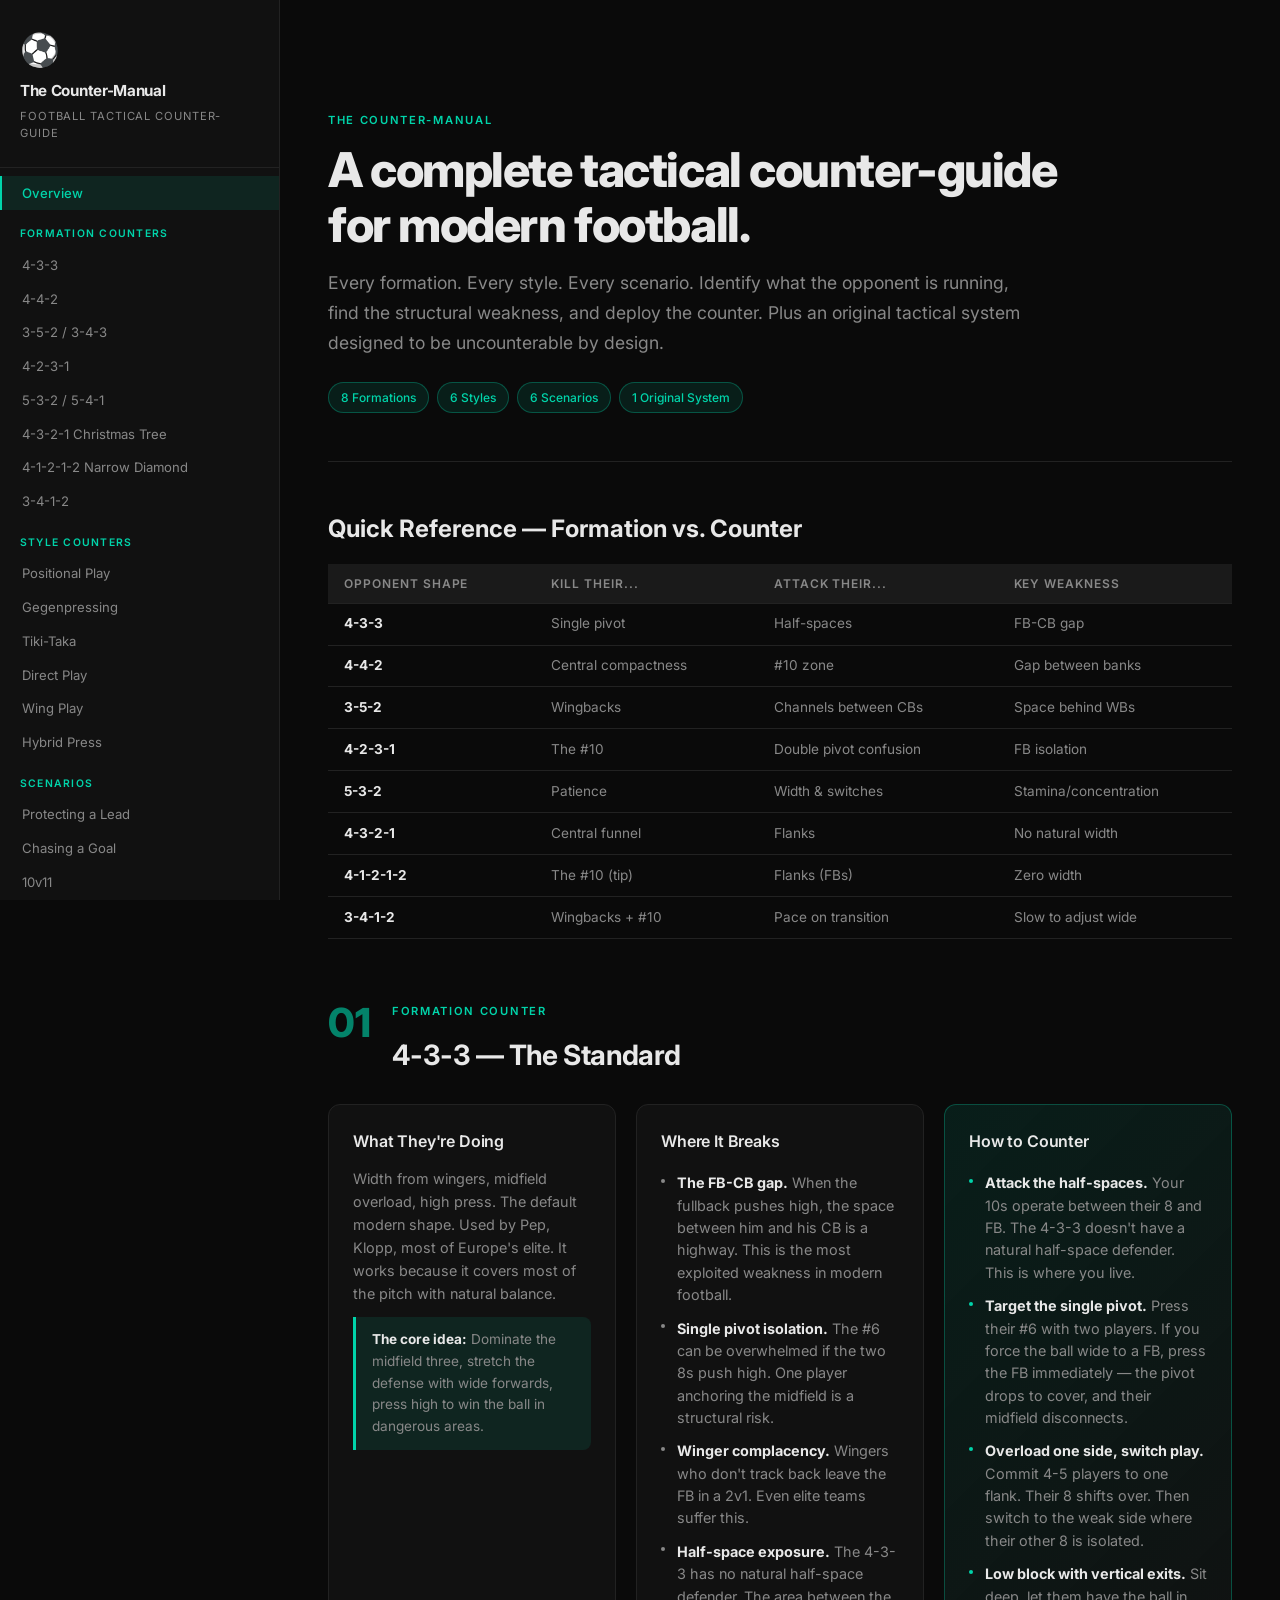
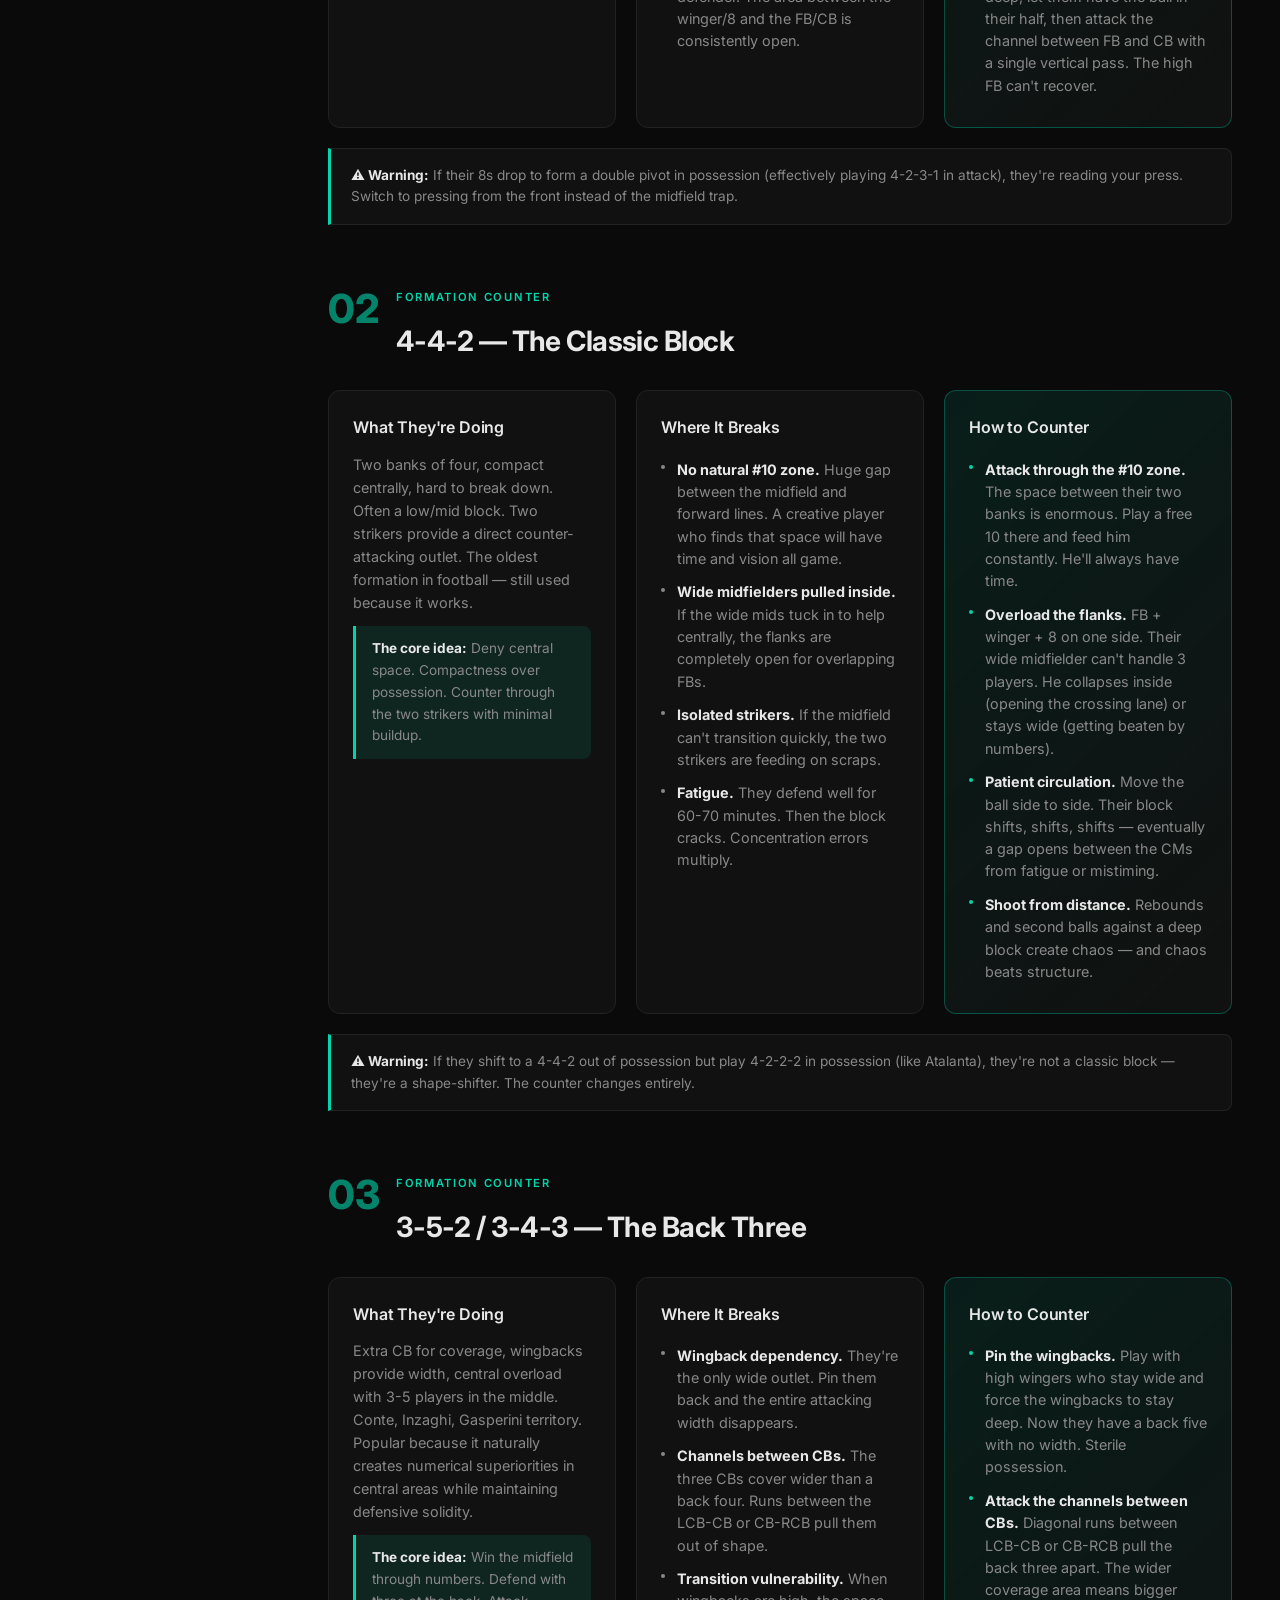
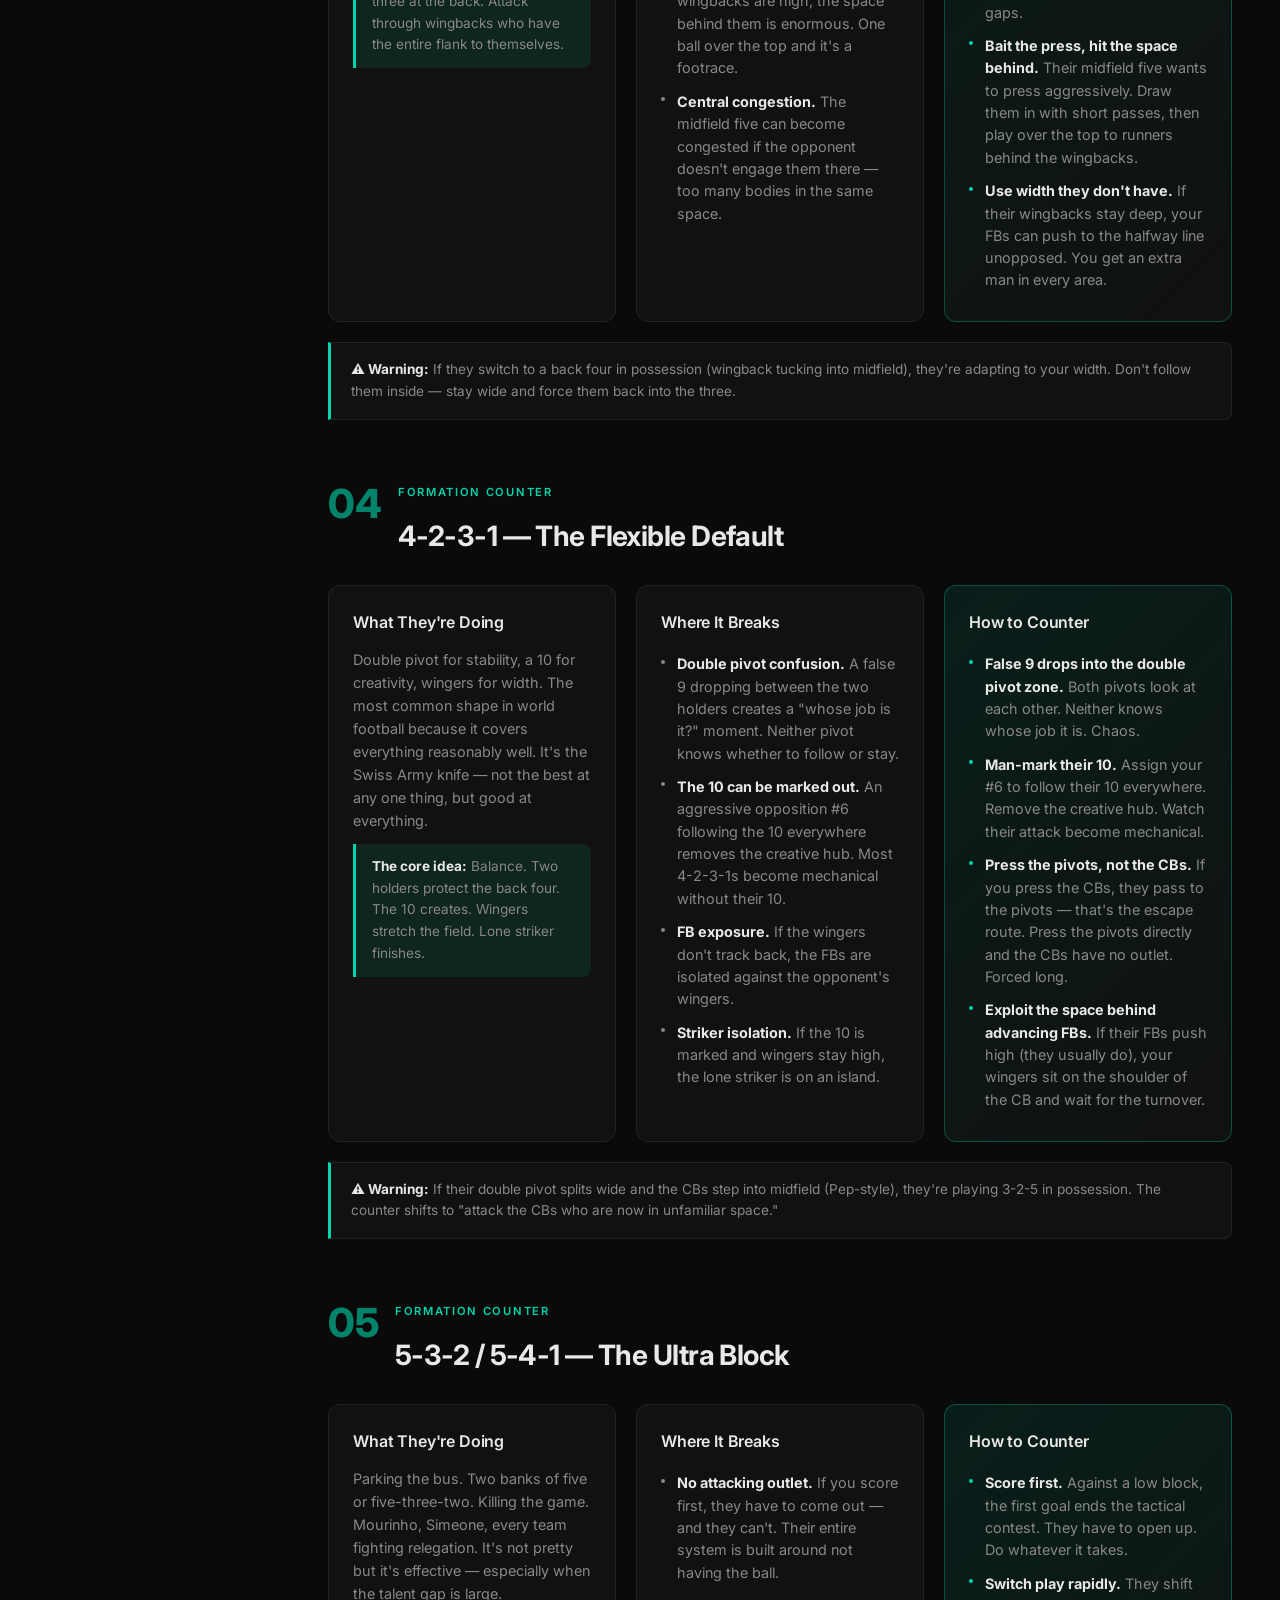
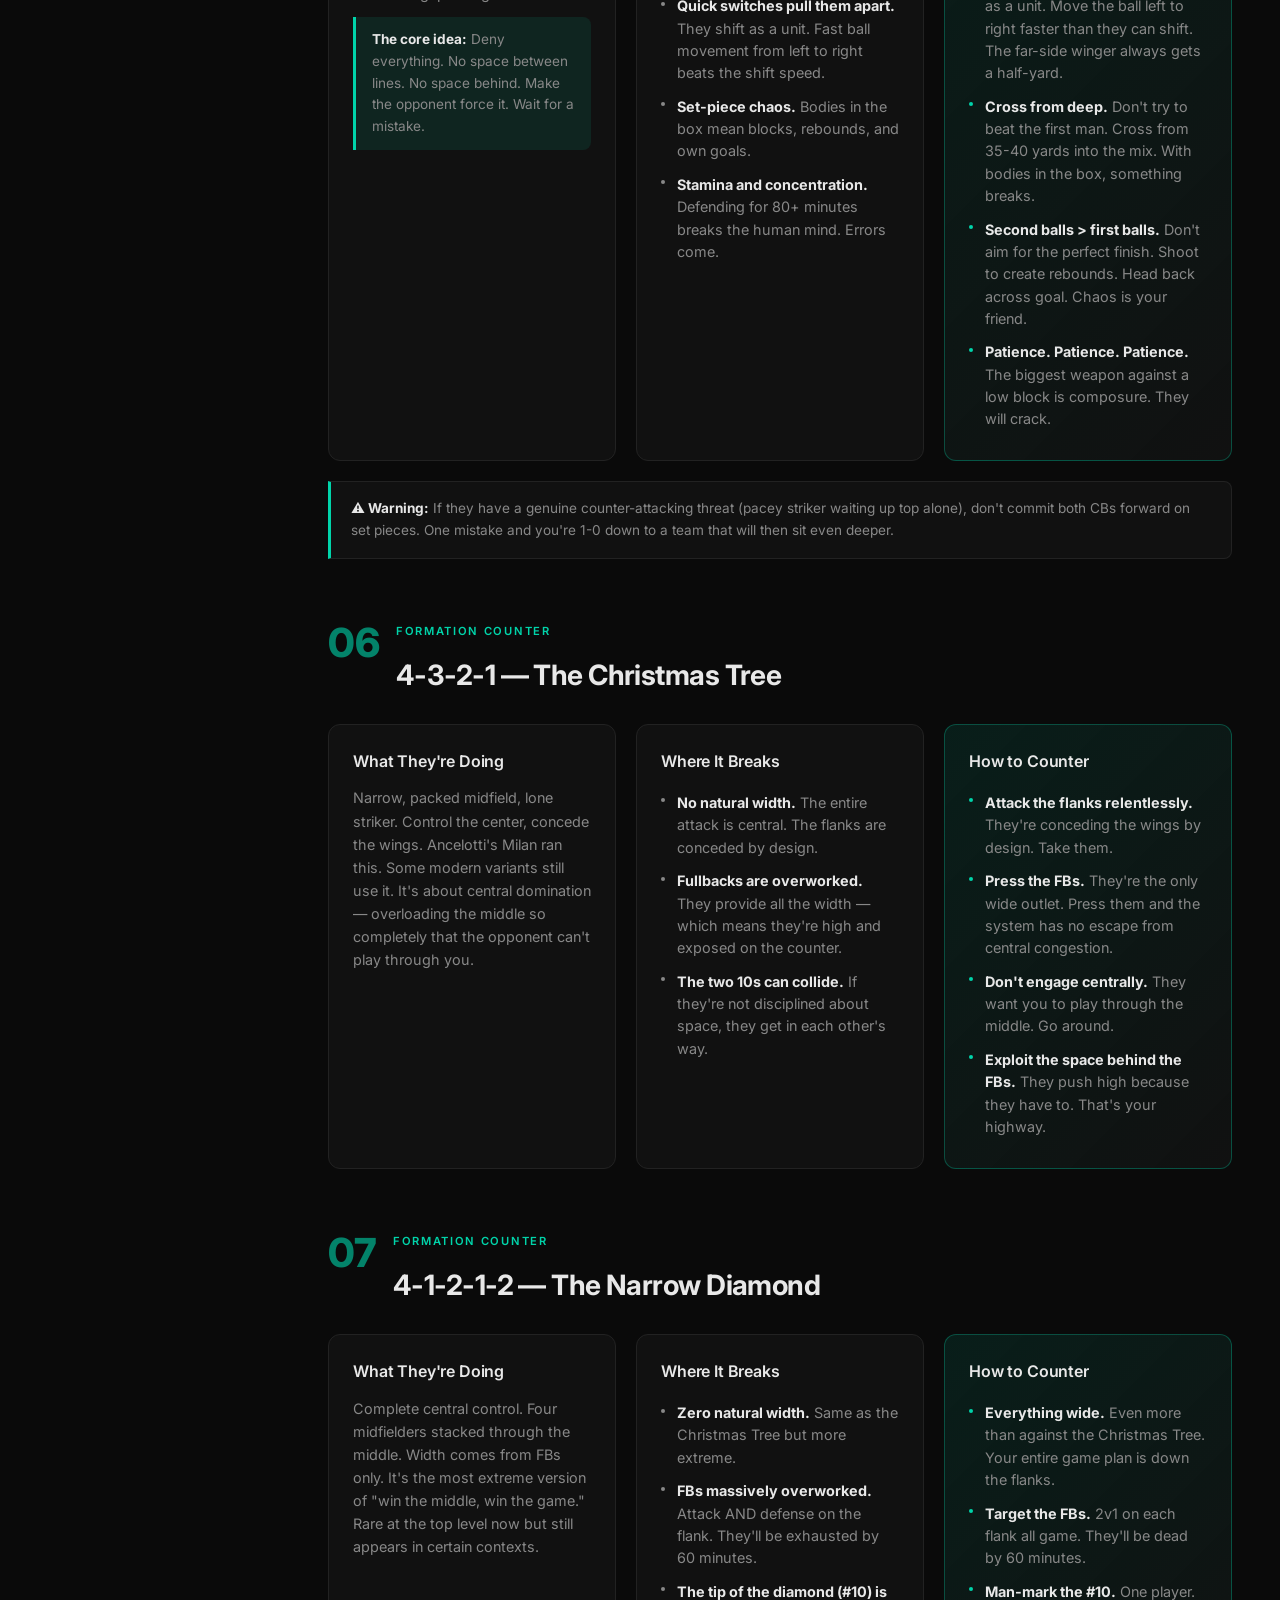
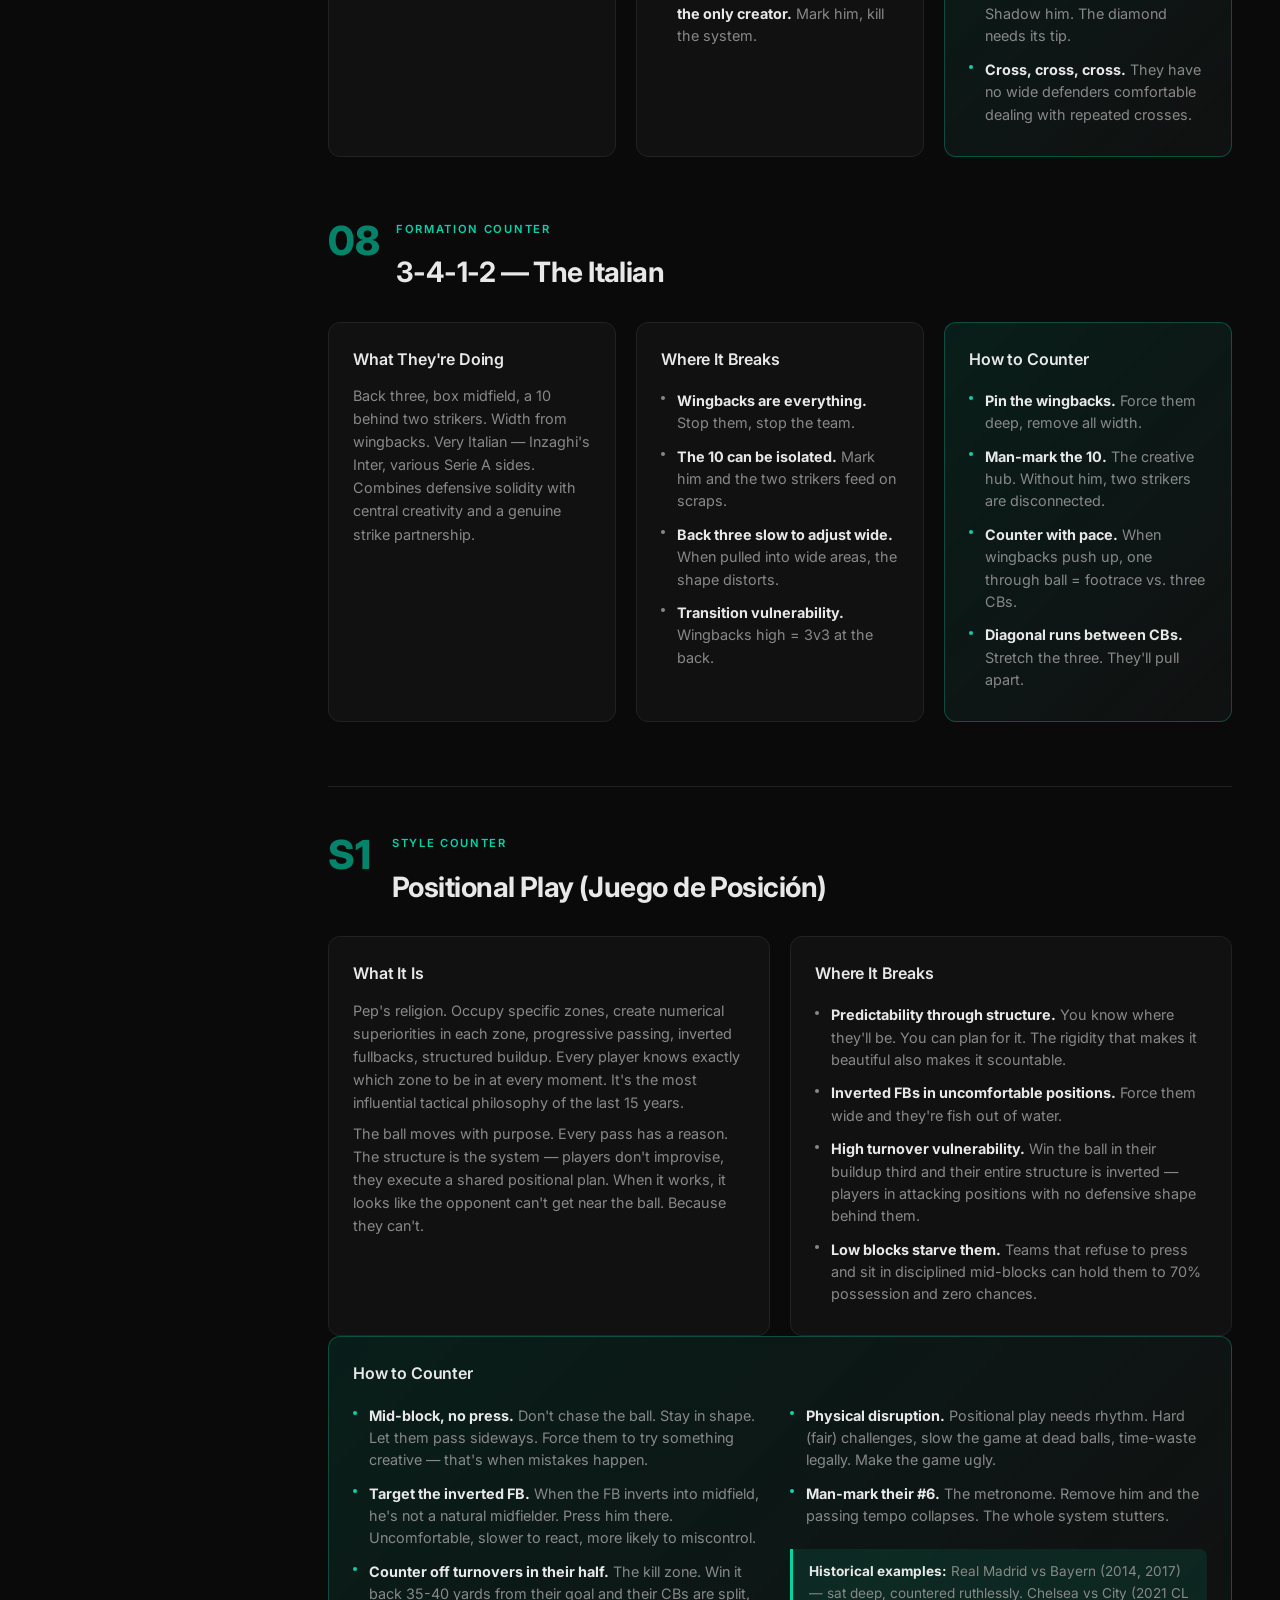
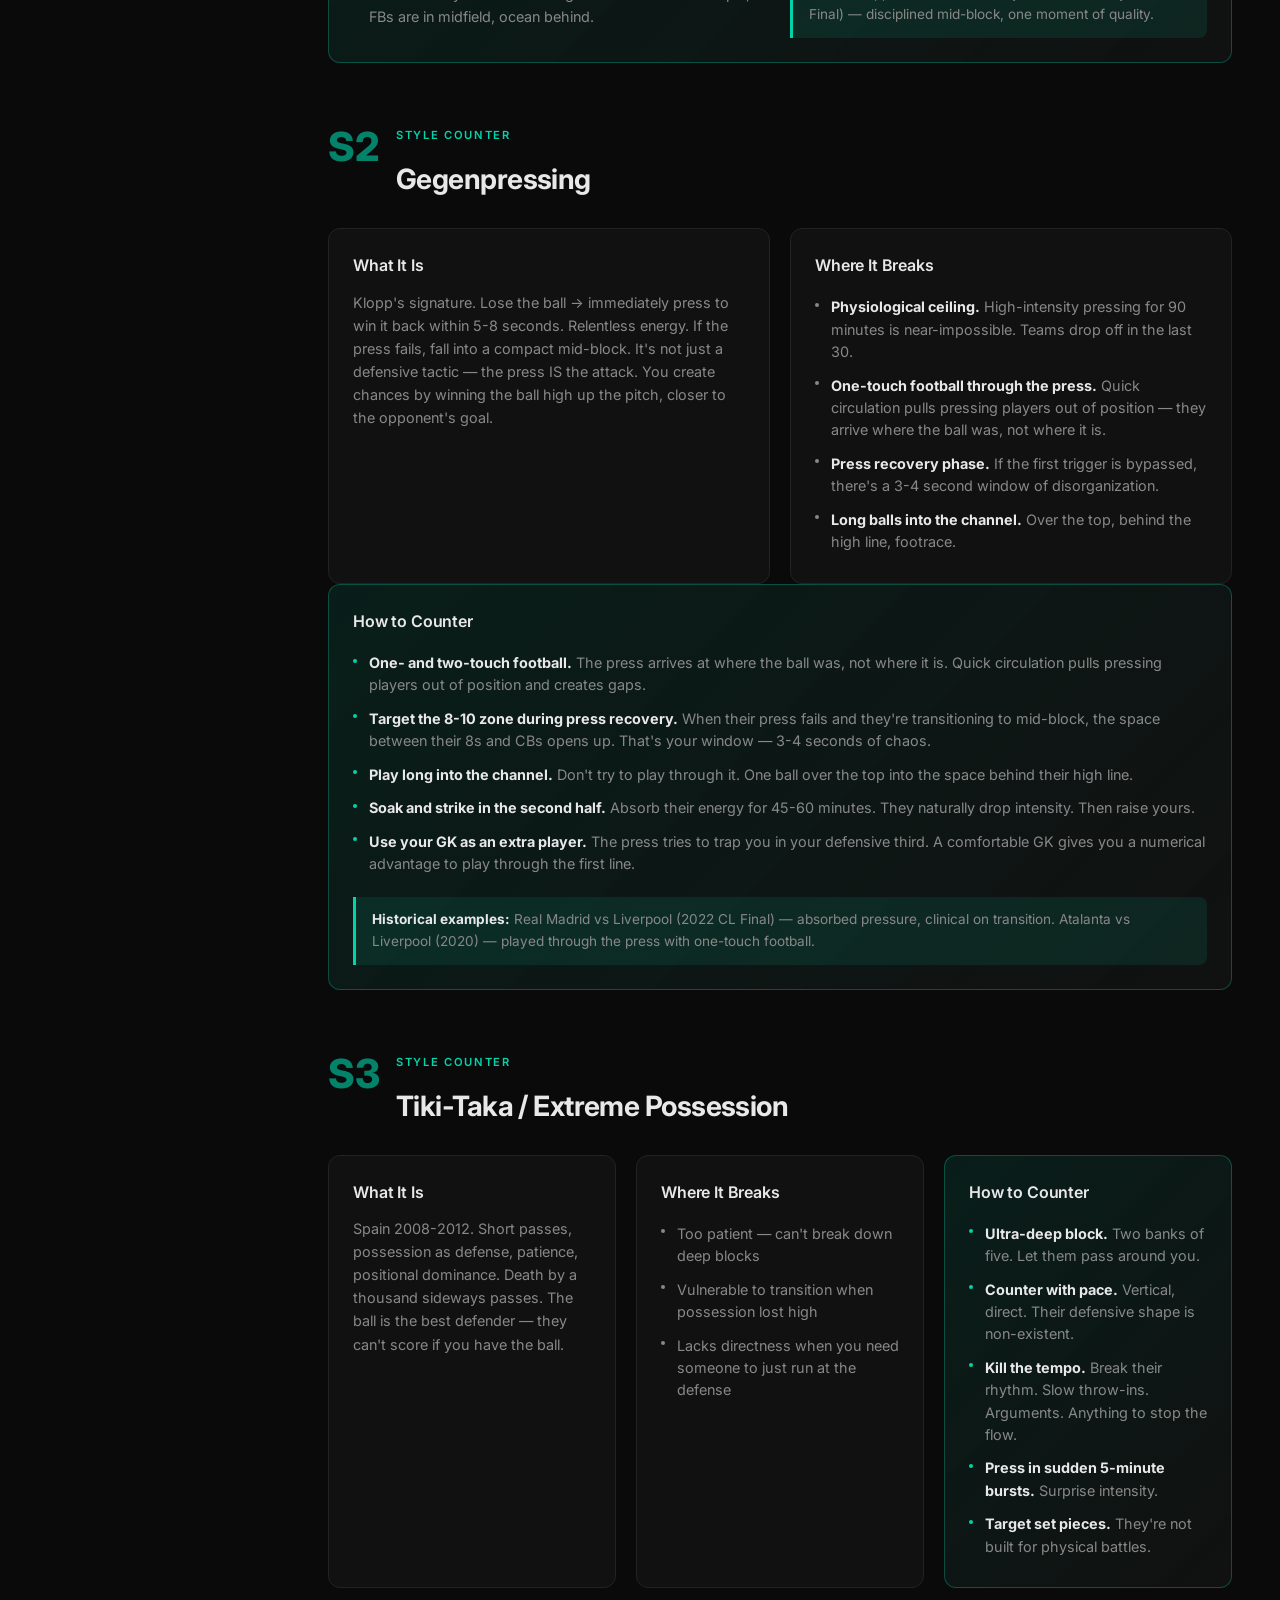
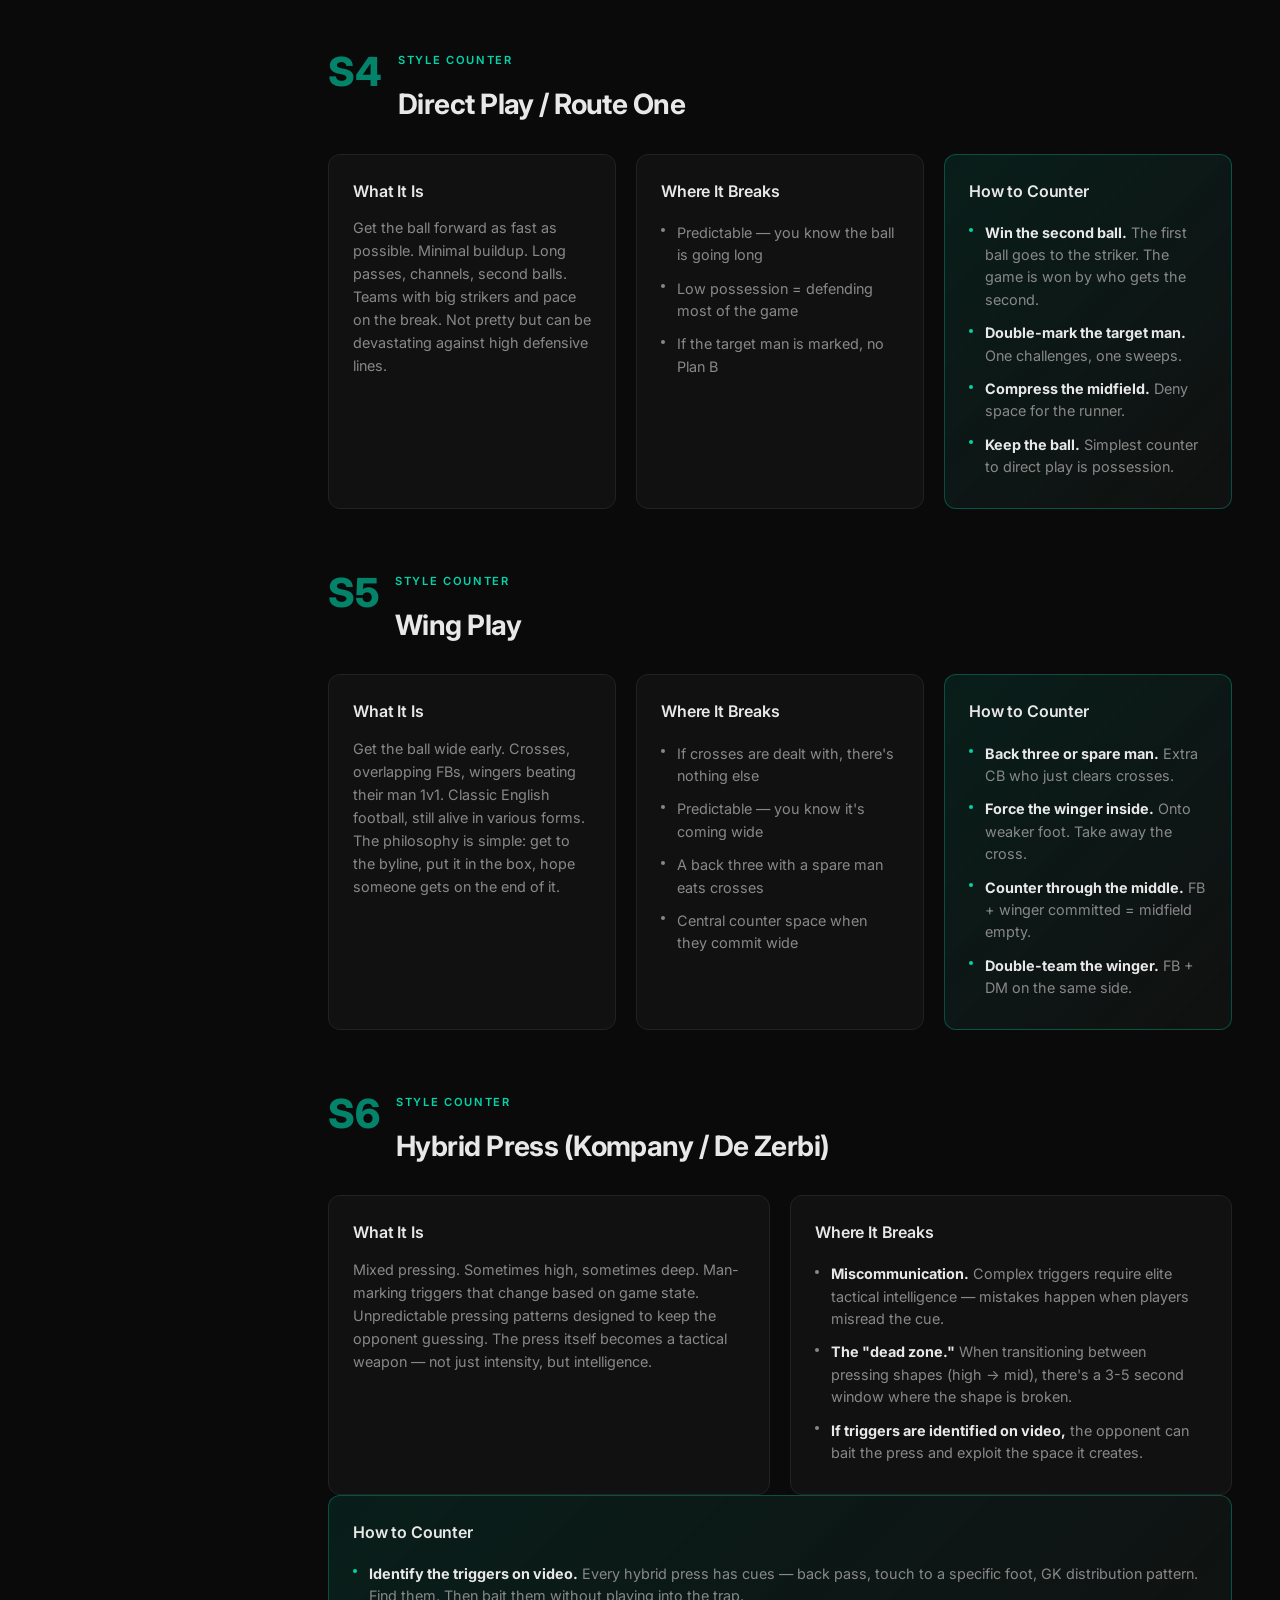
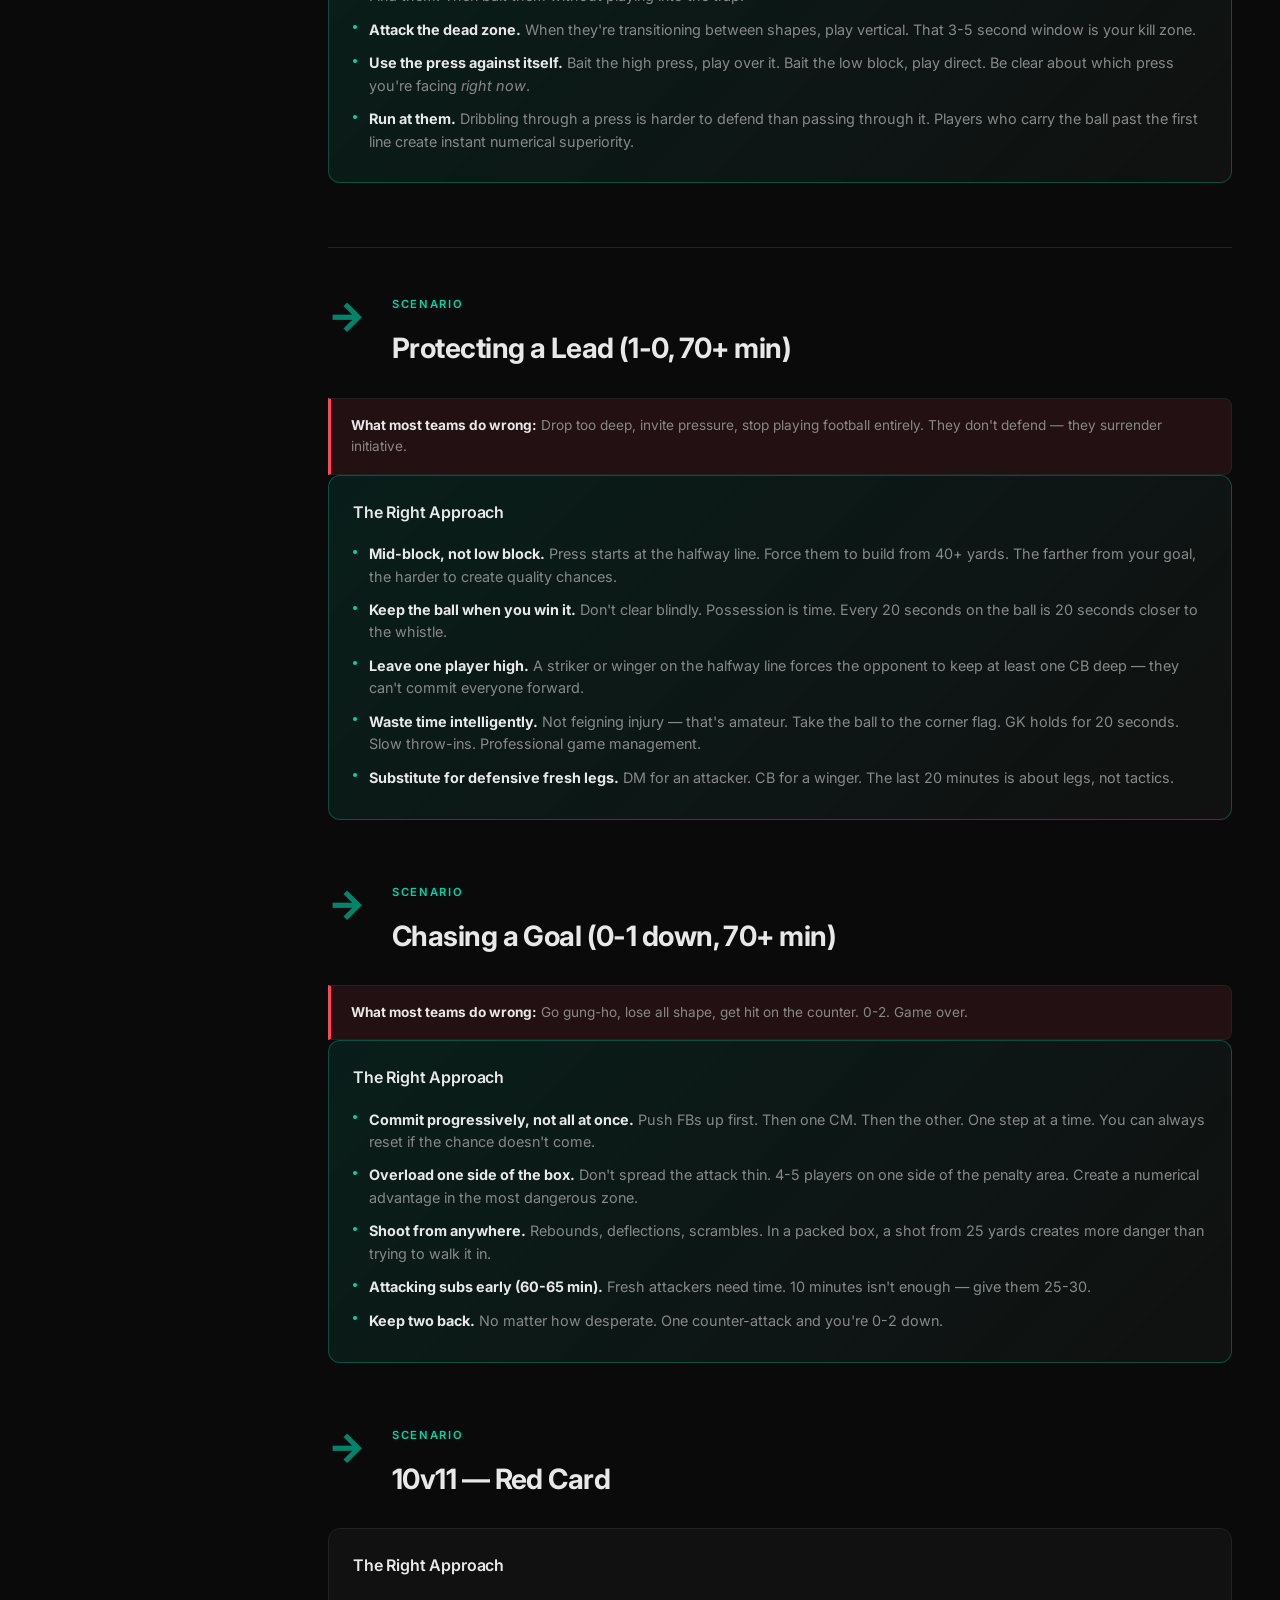
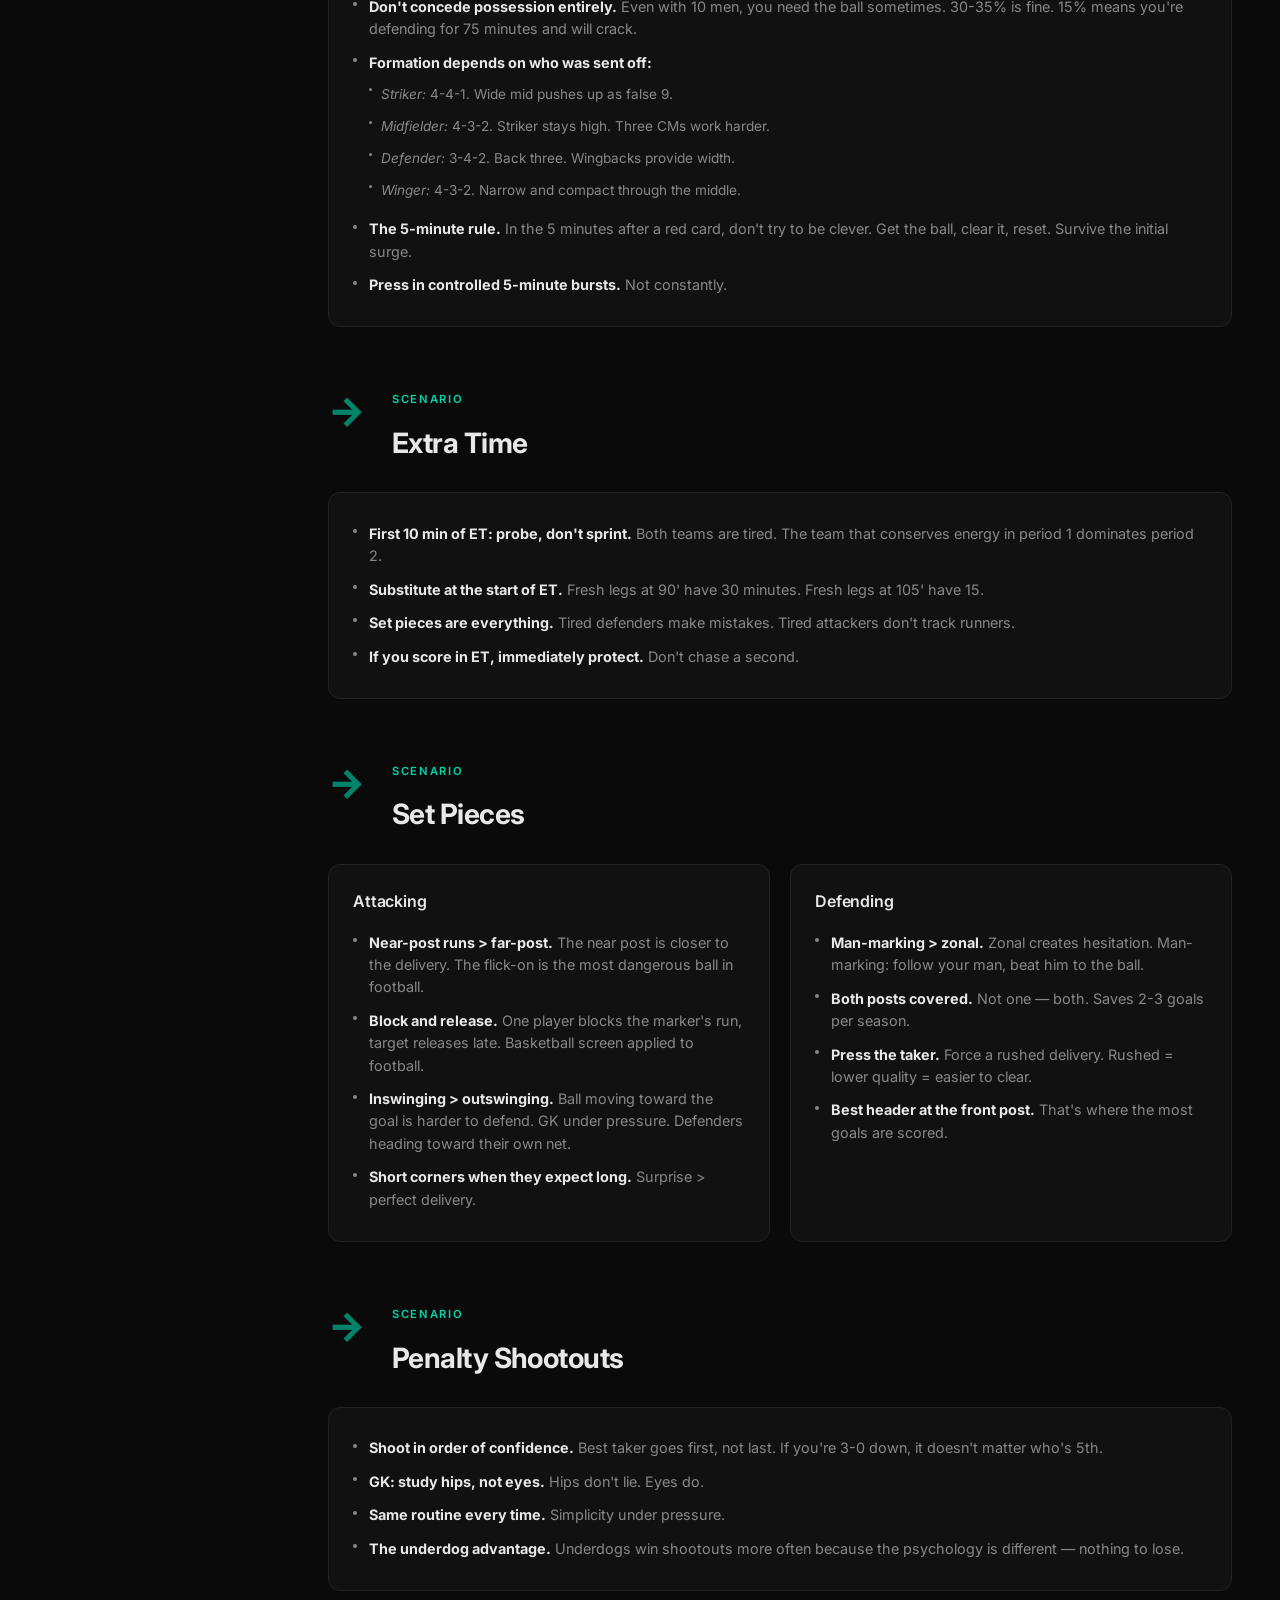
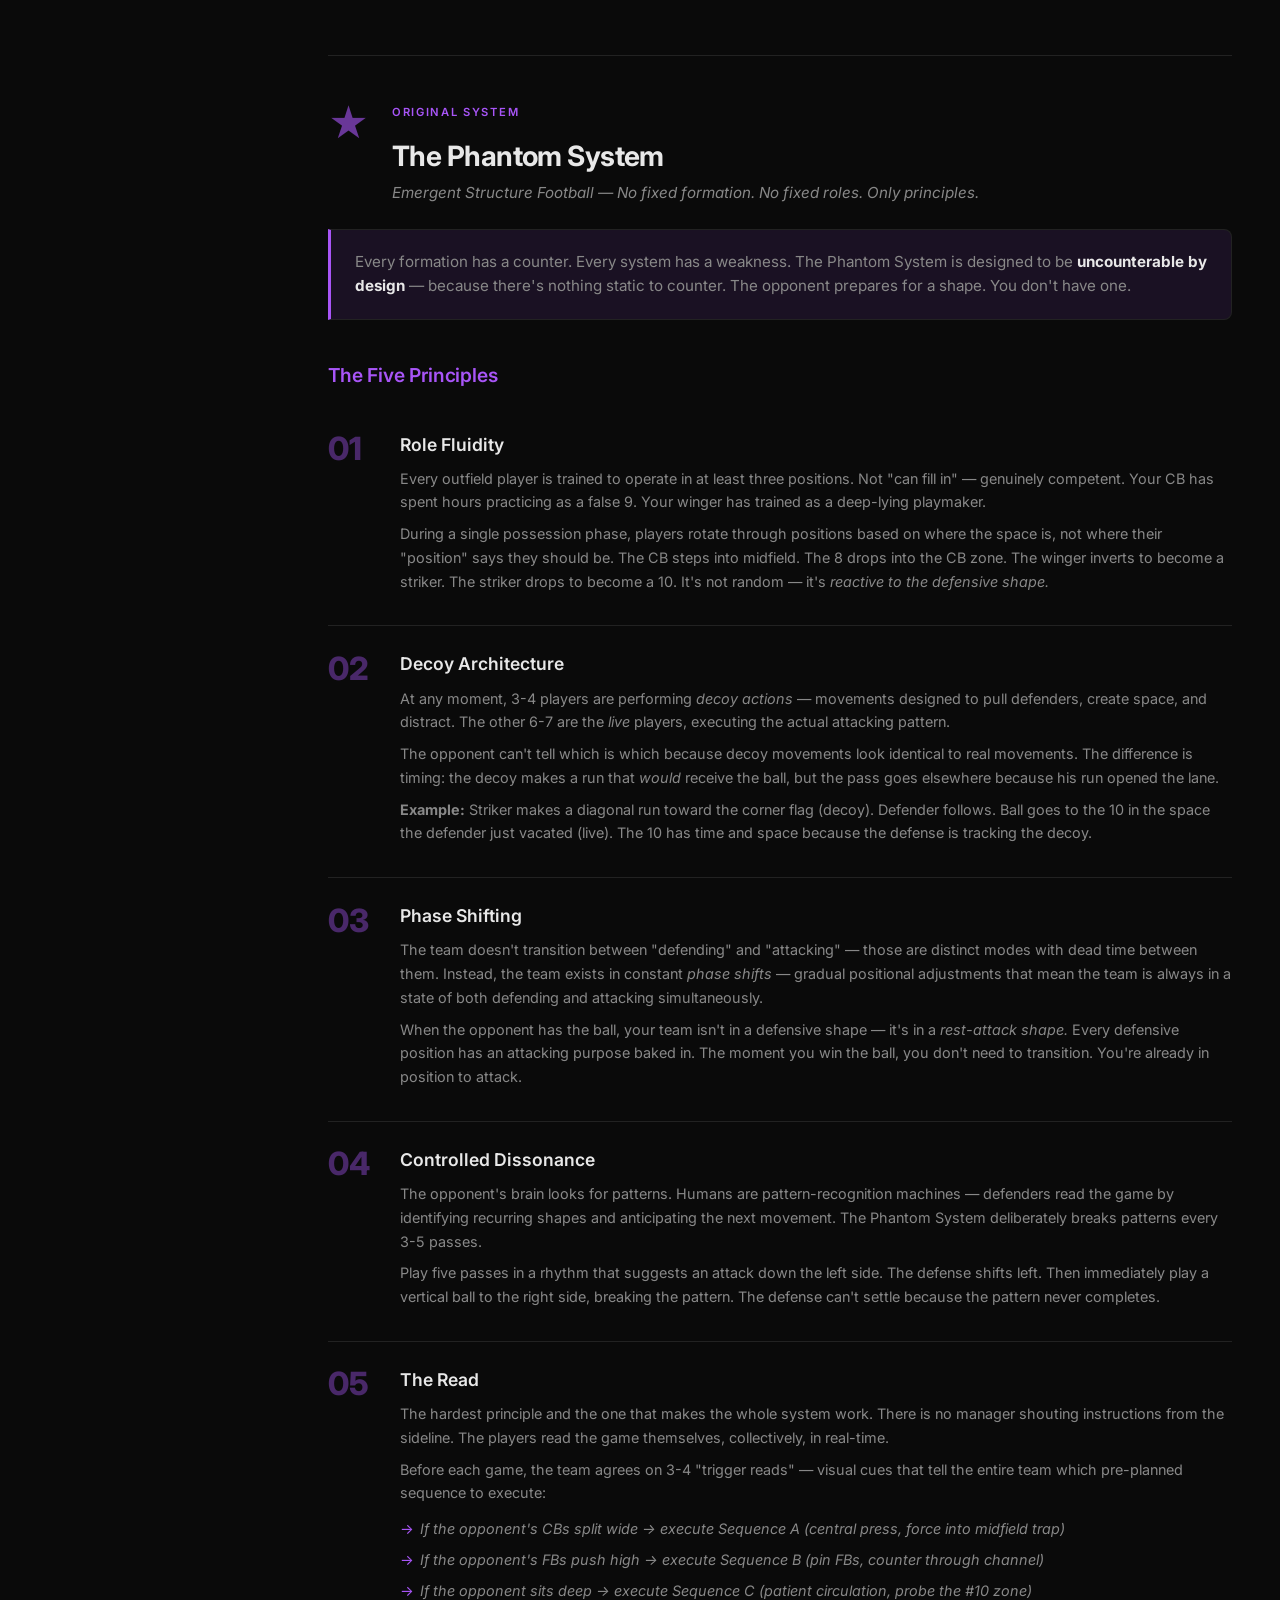
<file: index.html>
<!DOCTYPE html>
<html lang="en">
<head>
    <meta charset="UTF-8">
    <meta name="viewport" content="width=device-width, initial-scale=1.0">
    <title>The Counter-Manual — Football Tactical Counter-Guide</title>
    <link rel="stylesheet" href="style.css">
    <link rel="preconnect" href="https://fonts.googleapis.com">
    <link href="https://fonts.googleapis.com/css2?family=Inter:wght@300;400;500;600;700;800;900&family=JetBrains+Mono:wght@400;500&display=swap" rel="stylesheet">
</head>
<body>
    <nav id="sidebar">
        <div class="nav-header">
            <div class="logo">⚽</div>
            <h2>The Counter-Manual</h2>
            <p class="nav-subtitle">Football Tactical Counter-Guide</p>
        </div>
        <ul class="nav-links">
            <li><a href="#overview" class="active">Overview</a></li>
            <li class="nav-section">FORMATION COUNTERS</li>
            <li><a href="#f-433">4-3-3</a></li>
            <li><a href="#f-442">4-4-2</a></li>
            <li><a href="#f-352">3-5-2 / 3-4-3</a></li>
            <li><a href="#f-4231">4-2-3-1</a></li>
            <li><a href="#f-532">5-3-2 / 5-4-1</a></li>
            <li><a href="#f-4321">4-3-2-1 Christmas Tree</a></li>
            <li><a href="#f-41212">4-1-2-1-2 Narrow Diamond</a></li>
            <li><a href="#f-3412">3-4-1-2</a></li>
            <li class="nav-section">STYLE COUNTERS</li>
            <li><a href="#s-positional">Positional Play</a></li>
            <li><a href="#s-gegenpress">Gegenpressing</a></li>
            <li><a href="#s-tikitaka">Tiki-Taka</a></li>
            <li><a href="#s-direct">Direct Play</a></li>
            <li><a href="#s-wing">Wing Play</a></li>
            <li><a href="#s-hybrid">Hybrid Press</a></li>
            <li class="nav-section">SCENARIOS</li>
            <li><a href="#sc-lead">Protecting a Lead</a></li>
            <li><a href="#sc-chase">Chasing a Goal</a></li>
            <li><a href="#sc-10v11">10v11</a></li>
            <li><a href="#sc-et">Extra Time</a></li>
            <li><a href="#sc-setpiece">Set Pieces</a></li>
            <li><a href="#sc-penalties">Penalties</a></li>
            <li class="nav-section">ORIGINAL SYSTEM</li>
            <li><a href="#phantom">The Phantom System</a></li>
            <li class="nav-section">FRAMEWORK</li>
            <li><a href="#prep">Match Preparation</a></li>
            <li><a href="#matrix">Decision Matrix</a></li>
        </ul>
    </nav>

    <button id="menu-toggle" aria-label="Toggle navigation">☰</button>

    <main>
        <header id="overview">
            <div class="header-block">
                <p class="overline">The Counter-Manual</p>
                <h1>A complete tactical counter-guide<br>for modern football.</h1>
                <p class="lead">Every formation. Every style. Every scenario. Identify what the opponent is running, find the structural weakness, and deploy the counter. Plus an original tactical system designed to be uncounterable by design.</p>
                <div class="header-tags">
                    <span class="tag">8 Formations</span>
                    <span class="tag">6 Styles</span>
                    <span class="tag">6 Scenarios</span>
                    <span class="tag">1 Original System</span>
                </div>
            </div>
        </header>

        <!-- Quick Reference Table -->
        <section class="section">
            <h2>Quick Reference — Formation vs. Counter</h2>
            <div class="table-wrap">
                <table>
                    <thead>
                        <tr>
                            <th>Opponent Shape</th>
                            <th>Kill Their...</th>
                            <th>Attack Their...</th>
                            <th>Key Weakness</th>
                        </tr>
                    </thead>
                    <tbody>
                        <tr><td><strong>4-3-3</strong></td><td>Single pivot</td><td>Half-spaces</td><td>FB-CB gap</td></tr>
                        <tr><td><strong>4-4-2</strong></td><td>Central compactness</td><td>#10 zone</td><td>Gap between banks</td></tr>
                        <tr><td><strong>3-5-2</strong></td><td>Wingbacks</td><td>Channels between CBs</td><td>Space behind WBs</td></tr>
                        <tr><td><strong>4-2-3-1</strong></td><td>The #10</td><td>Double pivot confusion</td><td>FB isolation</td></tr>
                        <tr><td><strong>5-3-2</strong></td><td>Patience</td><td>Width & switches</td><td>Stamina/concentration</td></tr>
                        <tr><td><strong>4-3-2-1</strong></td><td>Central funnel</td><td>Flanks</td><td>No natural width</td></tr>
                        <tr><td><strong>4-1-2-1-2</strong></td><td>The #10 (tip)</td><td>Flanks (FBs)</td><td>Zero width</td></tr>
                        <tr><td><strong>3-4-1-2</strong></td><td>Wingbacks + #10</td><td>Pace on transition</td><td>Slow to adjust wide</td></tr>
                    </tbody>
                </table>
            </div>
        </section>

        <!-- FORMATION COUNTERS -->
        <section class="section" id="f-433">
            <div class="section-header">
                <span class="section-num">01</span>
                <div>
                    <p class="overline">Formation Counter</p>
                    <h2>4-3-3 — The Standard</h2>
                </div>
            </div>
            <div class="grid-3">
                <div class="card">
                    <h3>What They're Doing</h3>
                    <p>Width from wingers, midfield overload, high press. The default modern shape. Used by Pep, Klopp, most of Europe's elite. It works because it covers most of the pitch with natural balance.</p>
                    <div class="highlight">
                        <strong>The core idea:</strong> Dominate the midfield three, stretch the defense with wide forwards, press high to win the ball in dangerous areas.
                    </div>
                </div>
                <div class="card">
                    <h3>Where It Breaks</h3>
                    <ul>
                        <li><strong>The FB-CB gap.</strong> When the fullback pushes high, the space between him and his CB is a highway. This is the most exploited weakness in modern football.</li>
                        <li><strong>Single pivot isolation.</strong> The #6 can be overwhelmed if the two 8s push high. One player anchoring the midfield is a structural risk.</li>
                        <li><strong>Winger complacency.</strong> Wingers who don't track back leave the FB in a 2v1. Even elite teams suffer this.</li>
                        <li><strong>Half-space exposure.</strong> The 4-3-3 has no natural half-space defender. The area between the winger/8 and the FB/CB is consistently open.</li>
                    </ul>
                </div>
                <div class="card accent">
                    <h3>How to Counter</h3>
                    <ul>
                        <li><strong>Attack the half-spaces.</strong> Your 10s operate between their 8 and FB. The 4-3-3 doesn't have a natural half-space defender. This is where you live.</li>
                        <li><strong>Target the single pivot.</strong> Press their #6 with two players. If you force the ball wide to a FB, press the FB immediately — the pivot drops to cover, and their midfield disconnects.</li>
                        <li><strong>Overload one side, switch play.</strong> Commit 4-5 players to one flank. Their 8 shifts over. Then switch to the weak side where their other 8 is isolated.</li>
                        <li><strong>Low block with vertical exits.</strong> Sit deep, let them have the ball in their half, then attack the channel between FB and CB with a single vertical pass. The high FB can't recover.</li>
                    </ul>
                </div>
            </div>
            <div class="callout">
                <strong>⚠️ Warning:</strong> If their 8s drop to form a double pivot in possession (effectively playing 4-2-3-1 in attack), they're reading your press. Switch to pressing from the front instead of the midfield trap.
            </div>
        </section>

        <section class="section" id="f-442">
            <div class="section-header">
                <span class="section-num">02</span>
                <div>
                    <p class="overline">Formation Counter</p>
                    <h2>4-4-2 — The Classic Block</h2>
                </div>
            </div>
            <div class="grid-3">
                <div class="card">
                    <h3>What They're Doing</h3>
                    <p>Two banks of four, compact centrally, hard to break down. Often a low/mid block. Two strikers provide a direct counter-attacking outlet. The oldest formation in football — still used because it works.</p>
                    <div class="highlight">
                        <strong>The core idea:</strong> Deny central space. Compactness over possession. Counter through the two strikers with minimal buildup.
                    </div>
                </div>
                <div class="card">
                    <h3>Where It Breaks</h3>
                    <ul>
                        <li><strong>No natural #10 zone.</strong> Huge gap between the midfield and forward lines. A creative player who finds that space will have time and vision all game.</li>
                        <li><strong>Wide midfielders pulled inside.</strong> If the wide mids tuck in to help centrally, the flanks are completely open for overlapping FBs.</li>
                        <li><strong>Isolated strikers.</strong> If the midfield can't transition quickly, the two strikers are feeding on scraps.</li>
                        <li><strong>Fatigue.</strong> They defend well for 60-70 minutes. Then the block cracks. Concentration errors multiply.</li>
                    </ul>
                </div>
                <div class="card accent">
                    <h3>How to Counter</h3>
                    <ul>
                        <li><strong>Attack through the #10 zone.</strong> The space between their two banks is enormous. Play a free 10 there and feed him constantly. He'll always have time.</li>
                        <li><strong>Overload the flanks.</strong> FB + winger + 8 on one side. Their wide midfielder can't handle 3 players. He collapses inside (opening the crossing lane) or stays wide (getting beaten by numbers).</li>
                        <li><strong>Patient circulation.</strong> Move the ball side to side. Their block shifts, shifts, shifts — eventually a gap opens between the CMs from fatigue or mistiming.</li>
                        <li><strong>Shoot from distance.</strong> Rebounds and second balls against a deep block create chaos — and chaos beats structure.</li>
                    </ul>
                </div>
            </div>
            <div class="callout">
                <strong>⚠️ Warning:</strong> If they shift to a 4-4-2 out of possession but play 4-2-2-2 in possession (like Atalanta), they're not a classic block — they're a shape-shifter. The counter changes entirely.
            </div>
        </section>

        <section class="section" id="f-352">
            <div class="section-header">
                <span class="section-num">03</span>
                <div>
                    <p class="overline">Formation Counter</p>
                    <h2>3-5-2 / 3-4-3 — The Back Three</h2>
                </div>
            </div>
            <div class="grid-3">
                <div class="card">
                    <h3>What They're Doing</h3>
                    <p>Extra CB for coverage, wingbacks provide width, central overload with 3-5 players in the middle. Conte, Inzaghi, Gasperini territory. Popular because it naturally creates numerical superiorities in central areas while maintaining defensive solidity.</p>
                    <div class="highlight">
                        <strong>The core idea:</strong> Win the midfield through numbers. Defend with three at the back. Attack through wingbacks who have the entire flank to themselves.
                    </div>
                </div>
                <div class="card">
                    <h3>Where It Breaks</h3>
                    <ul>
                        <li><strong>Wingback dependency.</strong> They're the only wide outlet. Pin them back and the entire attacking width disappears.</li>
                        <li><strong>Channels between CBs.</strong> The three CBs cover wider than a back four. Runs between the LCB-CB or CB-RCB pull them out of shape.</li>
                        <li><strong>Transition vulnerability.</strong> When wingbacks are high, the space behind them is enormous. One ball over the top and it's a footrace.</li>
                        <li><strong>Central congestion.</strong> The midfield five can become congested if the opponent doesn't engage them there — too many bodies in the same space.</li>
                    </ul>
                </div>
                <div class="card accent">
                    <h3>How to Counter</h3>
                    <ul>
                        <li><strong>Pin the wingbacks.</strong> Play with high wingers who stay wide and force the wingbacks to stay deep. Now they have a back five with no width. Sterile possession.</li>
                        <li><strong>Attack the channels between CBs.</strong> Diagonal runs between LCB-CB or CB-RCB pull the back three apart. The wider coverage area means bigger gaps.</li>
                        <li><strong>Bait the press, hit the space behind.</strong> Their midfield five wants to press aggressively. Draw them in with short passes, then play over the top to runners behind the wingbacks.</li>
                        <li><strong>Use width they don't have.</strong> If their wingbacks stay deep, your FBs can push to the halfway line unopposed. You get an extra man in every area.</li>
                    </ul>
                </div>
            </div>
            <div class="callout">
                <strong>⚠️ Warning:</strong> If they switch to a back four in possession (wingback tucking into midfield), they're adapting to your width. Don't follow them inside — stay wide and force them back into the three.
            </div>
        </section>

        <section class="section" id="f-4231">
            <div class="section-header">
                <span class="section-num">04</span>
                <div>
                    <p class="overline">Formation Counter</p>
                    <h2>4-2-3-1 — The Flexible Default</h2>
                </div>
            </div>
            <div class="grid-3">
                <div class="card">
                    <h3>What They're Doing</h3>
                    <p>Double pivot for stability, a 10 for creativity, wingers for width. The most common shape in world football because it covers everything reasonably well. It's the Swiss Army knife — not the best at any one thing, but good at everything.</p>
                    <div class="highlight">
                        <strong>The core idea:</strong> Balance. Two holders protect the back four. The 10 creates. Wingers stretch the field. Lone striker finishes.
                    </div>
                </div>
                <div class="card">
                    <h3>Where It Breaks</h3>
                    <ul>
                        <li><strong>Double pivot confusion.</strong> A false 9 dropping between the two holders creates a "whose job is it?" moment. Neither pivot knows whether to follow or stay.</li>
                        <li><strong>The 10 can be marked out.</strong> An aggressive opposition #6 following the 10 everywhere removes the creative hub. Most 4-2-3-1s become mechanical without their 10.</li>
                        <li><strong>FB exposure.</strong> If the wingers don't track back, the FBs are isolated against the opponent's wingers.</li>
                        <li><strong>Striker isolation.</strong> If the 10 is marked and wingers stay high, the lone striker is on an island.</li>
                    </ul>
                </div>
                <div class="card accent">
                    <h3>How to Counter</h3>
                    <ul>
                        <li><strong>False 9 drops into the double pivot zone.</strong> Both pivots look at each other. Neither knows whose job it is. Chaos.</li>
                        <li><strong>Man-mark their 10.</strong> Assign your #6 to follow their 10 everywhere. Remove the creative hub. Watch their attack become mechanical.</li>
                        <li><strong>Press the pivots, not the CBs.</strong> If you press the CBs, they pass to the pivots — that's the escape route. Press the pivots directly and the CBs have no outlet. Forced long.</li>
                        <li><strong>Exploit the space behind advancing FBs.</strong> If their FBs push high (they usually do), your wingers sit on the shoulder of the CB and wait for the turnover.</li>
                    </ul>
                </div>
            </div>
            <div class="callout">
                <strong>⚠️ Warning:</strong> If their double pivot splits wide and the CBs step into midfield (Pep-style), they're playing 3-2-5 in possession. The counter shifts to "attack the CBs who are now in unfamiliar space."
            </div>
        </section>

        <section class="section" id="f-532">
            <div class="section-header">
                <span class="section-num">05</span>
                <div>
                    <p class="overline">Formation Counter</p>
                    <h2>5-3-2 / 5-4-1 — The Ultra Block</h2>
                </div>
            </div>
            <div class="grid-3">
                <div class="card">
                    <h3>What They're Doing</h3>
                    <p>Parking the bus. Two banks of five or five-three-two. Killing the game. Mourinho, Simeone, every team fighting relegation. It's not pretty but it's effective — especially when the talent gap is large.</p>
                    <div class="highlight">
                        <strong>The core idea:</strong> Deny everything. No space between lines. No space behind. Make the opponent force it. Wait for a mistake.
                    </div>
                </div>
                <div class="card">
                    <h3>Where It Breaks</h3>
                    <ul>
                        <li><strong>No attacking outlet.</strong> If you score first, they have to come out — and they can't. Their entire system is built around not having the ball.</li>
                        <li><strong>Quick switches pull them apart.</strong> They shift as a unit. Fast ball movement from left to right beats the shift speed.</li>
                        <li><strong>Set-piece chaos.</strong> Bodies in the box mean blocks, rebounds, and own goals.</li>
                        <li><strong>Stamina and concentration.</strong> Defending for 80+ minutes breaks the human mind. Errors come.</li>
                    </ul>
                </div>
                <div class="card accent">
                    <h3>How to Counter</h3>
                    <ul>
                        <li><strong>Score first.</strong> Against a low block, the first goal ends the tactical contest. They have to open up. Do whatever it takes.</li>
                        <li><strong>Switch play rapidly.</strong> They shift as a unit. Move the ball left to right faster than they can shift. The far-side winger always gets a half-yard.</li>
                        <li><strong>Cross from deep.</strong> Don't try to beat the first man. Cross from 35-40 yards into the mix. With bodies in the box, something breaks.</li>
                        <li><strong>Second balls > first balls.</strong> Don't aim for the perfect finish. Shoot to create rebounds. Head back across goal. Chaos is your friend.</li>
                        <li><strong>Patience. Patience. Patience.</strong> The biggest weapon against a low block is composure. They will crack.</li>
                    </ul>
                </div>
            </div>
            <div class="callout">
                <strong>⚠️ Warning:</strong> If they have a genuine counter-attacking threat (pacey striker waiting up top alone), don't commit both CBs forward on set pieces. One mistake and you're 1-0 down to a team that will then sit even deeper.
            </div>
        </section>

        <section class="section" id="f-4321">
            <div class="section-header">
                <span class="section-num">06</span>
                <div>
                    <p class="overline">Formation Counter</p>
                    <h2>4-3-2-1 — The Christmas Tree</h2>
                </div>
            </div>
            <div class="grid-3">
                <div class="card">
                    <h3>What They're Doing</h3>
                    <p>Narrow, packed midfield, lone striker. Control the center, concede the wings. Ancelotti's Milan ran this. Some modern variants still use it. It's about central domination — overloading the middle so completely that the opponent can't play through you.</p>
                </div>
                <div class="card">
                    <h3>Where It Breaks</h3>
                    <ul>
                        <li><strong>No natural width.</strong> The entire attack is central. The flanks are conceded by design.</li>
                        <li><strong>Fullbacks are overworked.</strong> They provide all the width — which means they're high and exposed on the counter.</li>
                        <li><strong>The two 10s can collide.</strong> If they're not disciplined about space, they get in each other's way.</li>
                    </ul>
                </div>
                <div class="card accent">
                    <h3>How to Counter</h3>
                    <ul>
                        <li><strong>Attack the flanks relentlessly.</strong> They're conceding the wings by design. Take them.</li>
                        <li><strong>Press the FBs.</strong> They're the only wide outlet. Press them and the system has no escape from central congestion.</li>
                        <li><strong>Don't engage centrally.</strong> They want you to play through the middle. Go around.</li>
                        <li><strong>Exploit the space behind the FBs.</strong> They push high because they have to. That's your highway.</li>
                    </ul>
                </div>
            </div>
        </section>

        <section class="section" id="f-41212">
            <div class="section-header">
                <span class="section-num">07</span>
                <div>
                    <p class="overline">Formation Counter</p>
                    <h2>4-1-2-1-2 — The Narrow Diamond</h2>
                </div>
            </div>
            <div class="grid-3">
                <div class="card">
                    <h3>What They're Doing</h3>
                    <p>Complete central control. Four midfielders stacked through the middle. Width comes from FBs only. It's the most extreme version of "win the middle, win the game." Rare at the top level now but still appears in certain contexts.</p>
                </div>
                <div class="card">
                    <h3>Where It Breaks</h3>
                    <ul>
                        <li><strong>Zero natural width.</strong> Same as the Christmas Tree but more extreme.</li>
                        <li><strong>FBs massively overworked.</strong> Attack AND defense on the flank. They'll be exhausted by 60 minutes.</li>
                        <li><strong>The tip of the diamond (#10) is the only creator.</strong> Mark him, kill the system.</li>
                    </ul>
                </div>
                <div class="card accent">
                    <h3>How to Counter</h3>
                    <ul>
                        <li><strong>Everything wide.</strong> Even more than against the Christmas Tree. Your entire game plan is down the flanks.</li>
                        <li><strong>Target the FBs.</strong> 2v1 on each flank all game. They'll be dead by 60 minutes.</li>
                        <li><strong>Man-mark the #10.</strong> One player. Shadow him. The diamond needs its tip.</li>
                        <li><strong>Cross, cross, cross.</strong> They have no wide defenders comfortable dealing with repeated crosses.</li>
                    </ul>
                </div>
            </div>
        </section>

        <section class="section" id="f-3412">
            <div class="section-header">
                <span class="section-num">08</span>
                <div>
                    <p class="overline">Formation Counter</p>
                    <h2>3-4-1-2 — The Italian</h2>
                </div>
            </div>
            <div class="grid-3">
                <div class="card">
                    <h3>What They're Doing</h3>
                    <p>Back three, box midfield, a 10 behind two strikers. Width from wingbacks. Very Italian — Inzaghi's Inter, various Serie A sides. Combines defensive solidity with central creativity and a genuine strike partnership.</p>
                </div>
                <div class="card">
                    <h3>Where It Breaks</h3>
                    <ul>
                        <li><strong>Wingbacks are everything.</strong> Stop them, stop the team.</li>
                        <li><strong>The 10 can be isolated.</strong> Mark him and the two strikers feed on scraps.</li>
                        <li><strong>Back three slow to adjust wide.</strong> When pulled into wide areas, the shape distorts.</li>
                        <li><strong>Transition vulnerability.</strong> Wingbacks high = 3v3 at the back.</li>
                    </ul>
                </div>
                <div class="card accent">
                    <h3>How to Counter</h3>
                    <ul>
                        <li><strong>Pin the wingbacks.</strong> Force them deep, remove all width.</li>
                        <li><strong>Man-mark the 10.</strong> The creative hub. Without him, two strikers are disconnected.</li>
                        <li><strong>Counter with pace.</strong> When wingbacks push up, one through ball = footrace vs. three CBs.</li>
                        <li><strong>Diagonal runs between CBs.</strong> Stretch the three. They'll pull apart.</li>
                    </ul>
                </div>
            </div>
        </section>

        <div class="divider"></div>

        <!-- STYLE COUNTERS -->
        <section class="section" id="s-positional">
            <div class="section-header">
                <span class="section-num">S1</span>
                <div>
                    <p class="overline">Style Counter</p>
                    <h2>Positional Play (Juego de Posición)</h2>
                </div>
            </div>
            <div class="grid-2">
                <div class="card wide">
                    <h3>What It Is</h3>
                    <p>Pep's religion. Occupy specific zones, create numerical superiorities in each zone, progressive passing, inverted fullbacks, structured buildup. Every player knows exactly which zone to be in at every moment. It's the most influential tactical philosophy of the last 15 years.</p>
                    <p>The ball moves with purpose. Every pass has a reason. The structure is the system — players don't improvise, they execute a shared positional plan. When it works, it looks like the opponent can't get near the ball. Because they can't.</p>
                </div>
                <div class="card">
                    <h3>Where It Breaks</h3>
                    <ul>
                        <li><strong>Predictability through structure.</strong> You know where they'll be. You can plan for it. The rigidity that makes it beautiful also makes it scountable.</li>
                        <li><strong>Inverted FBs in uncomfortable positions.</strong> Force them wide and they're fish out of water.</li>
                        <li><strong>High turnover vulnerability.</strong> Win the ball in their buildup third and their entire structure is inverted — players in attacking positions with no defensive shape behind them.</li>
                        <li><strong>Low blocks starve them.</strong> Teams that refuse to press and sit in disciplined mid-blocks can hold them to 70% possession and zero chances.</li>
                    </ul>
                </div>
            </div>
            <div class="card accent full-width">
                <h3>How to Counter</h3>
                <div class="grid-2" style="margin-top:0">
                    <div>
                        <ul>
                            <li><strong>Mid-block, no press.</strong> Don't chase the ball. Stay in shape. Let them pass sideways. Force them to try something creative — that's when mistakes happen.</li>
                            <li><strong>Target the inverted FB.</strong> When the FB inverts into midfield, he's not a natural midfielder. Press him there. Uncomfortable, slower to react, more likely to miscontrol.</li>
                            <li><strong>Counter off turnovers in their half.</strong> The kill zone. Win it back 35-40 yards from their goal and their CBs are split, FBs are in midfield, ocean behind.</li>
                        </ul>
                    </div>
                    <div>
                        <ul>
                            <li><strong>Physical disruption.</strong> Positional play needs rhythm. Hard (fair) challenges, slow the game at dead balls, time-waste legally. Make the game ugly.</li>
                            <li><strong>Man-mark their #6.</strong> The metronome. Remove him and the passing tempo collapses. The whole system stutters.</li>
                        </ul>
                        <div class="highlight" style="margin-top:1rem">
                            <strong>Historical examples:</strong> Real Madrid vs Bayern (2014, 2017) — sat deep, countered ruthlessly. Chelsea vs City (2021 CL Final) — disciplined mid-block, one moment of quality.
                        </div>
                    </div>
                </div>
            </div>
        </section>

        <section class="section" id="s-gegenpress">
            <div class="section-header">
                <span class="section-num">S2</span>
                <div>
                    <p class="overline">Style Counter</p>
                    <h2>Gegenpressing</h2>
                </div>
            </div>
            <div class="grid-2">
                <div class="card wide">
                    <h3>What It Is</h3>
                    <p>Klopp's signature. Lose the ball → immediately press to win it back within 5-8 seconds. Relentless energy. If the press fails, fall into a compact mid-block. It's not just a defensive tactic — the press IS the attack. You create chances by winning the ball high up the pitch, closer to the opponent's goal.</p>
                </div>
                <div class="card">
                    <h3>Where It Breaks</h3>
                    <ul>
                        <li><strong>Physiological ceiling.</strong> High-intensity pressing for 90 minutes is near-impossible. Teams drop off in the last 30.</li>
                        <li><strong>One-touch football through the press.</strong> Quick circulation pulls pressing players out of position — they arrive where the ball was, not where it is.</li>
                        <li><strong>Press recovery phase.</strong> If the first trigger is bypassed, there's a 3-4 second window of disorganization.</li>
                        <li><strong>Long balls into the channel.</strong> Over the top, behind the high line, footrace.</li>
                    </ul>
                </div>
            </div>
            <div class="card accent full-width">
                <h3>How to Counter</h3>
                <ul>
                    <li><strong>One- and two-touch football.</strong> The press arrives at where the ball was, not where it is. Quick circulation pulls pressing players out of position and creates gaps.</li>
                    <li><strong>Target the 8-10 zone during press recovery.</strong> When their press fails and they're transitioning to mid-block, the space between their 8s and CBs opens up. That's your window — 3-4 seconds of chaos.</li>
                    <li><strong>Play long into the channel.</strong> Don't try to play through it. One ball over the top into the space behind their high line.</li>
                    <li><strong>Soak and strike in the second half.</strong> Absorb their energy for 45-60 minutes. They naturally drop intensity. Then raise yours.</li>
                    <li><strong>Use your GK as an extra player.</strong> The press tries to trap you in your defensive third. A comfortable GK gives you a numerical advantage to play through the first line.</li>
                </ul>
                <div class="highlight" style="margin-top:1rem">
                    <strong>Historical examples:</strong> Real Madrid vs Liverpool (2022 CL Final) — absorbed pressure, clinical on transition. Atalanta vs Liverpool (2020) — played through the press with one-touch football.
                </div>
            </div>
        </section>

        <section class="section" id="s-tikitaka">
            <div class="section-header">
                <span class="section-num">S3</span>
                <div>
                    <p class="overline">Style Counter</p>
                    <h2>Tiki-Taka / Extreme Possession</h2>
                </div>
            </div>
            <div class="grid-3">
                <div class="card">
                    <h3>What It Is</h3>
                    <p>Spain 2008-2012. Short passes, possession as defense, patience, positional dominance. Death by a thousand sideways passes. The ball is the best defender — they can't score if you have the ball.</p>
                </div>
                <div class="card">
                    <h3>Where It Breaks</h3>
                    <ul>
                        <li>Too patient — can't break down deep blocks</li>
                        <li>Vulnerable to transition when possession lost high</li>
                        <li>Lacks directness when you need someone to just run at the defense</li>
                    </ul>
                </div>
                <div class="card accent">
                    <h3>How to Counter</h3>
                    <ul>
                        <li><strong>Ultra-deep block.</strong> Two banks of five. Let them pass around you.</li>
                        <li><strong>Counter with pace.</strong> Vertical, direct. Their defensive shape is non-existent.</li>
                        <li><strong>Kill the tempo.</strong> Break their rhythm. Slow throw-ins. Arguments. Anything to stop the flow.</li>
                        <li><strong>Press in sudden 5-minute bursts.</strong> Surprise intensity.</li>
                        <li><strong>Target set pieces.</strong> They're not built for physical battles.</li>
                    </ul>
                </div>
            </div>
        </section>

        <section class="section" id="s-direct">
            <div class="section-header">
                <span class="section-num">S4</span>
                <div>
                    <p class="overline">Style Counter</p>
                    <h2>Direct Play / Route One</h2>
                </div>
            </div>
            <div class="grid-3">
                <div class="card">
                    <h3>What It Is</h3>
                    <p>Get the ball forward as fast as possible. Minimal buildup. Long passes, channels, second balls. Teams with big strikers and pace on the break. Not pretty but can be devastating against high defensive lines.</p>
                </div>
                <div class="card">
                    <h3>Where It Breaks</h3>
                    <ul>
                        <li>Predictable — you know the ball is going long</li>
                        <li>Low possession = defending most of the game</li>
                        <li>If the target man is marked, no Plan B</li>
                    </ul>
                </div>
                <div class="card accent">
                    <h3>How to Counter</h3>
                    <ul>
                        <li><strong>Win the second ball.</strong> The first ball goes to the striker. The game is won by who gets the second.</li>
                        <li><strong>Double-mark the target man.</strong> One challenges, one sweeps.</li>
                        <li><strong>Compress the midfield.</strong> Deny space for the runner.</li>
                        <li><strong>Keep the ball.</strong> Simplest counter to direct play is possession.</li>
                    </ul>
                </div>
            </div>
        </section>

        <section class="section" id="s-wing">
            <div class="section-header">
                <span class="section-num">S5</span>
                <div>
                    <p class="overline">Style Counter</p>
                    <h2>Wing Play</h2>
                </div>
            </div>
            <div class="grid-3">
                <div class="card">
                    <h3>What It Is</h3>
                    <p>Get the ball wide early. Crosses, overlapping FBs, wingers beating their man 1v1. Classic English football, still alive in various forms. The philosophy is simple: get to the byline, put it in the box, hope someone gets on the end of it.</p>
                </div>
                <div class="card">
                    <h3>Where It Breaks</h3>
                    <ul>
                        <li>If crosses are dealt with, there's nothing else</li>
                        <li>Predictable — you know it's coming wide</li>
                        <li>A back three with a spare man eats crosses</li>
                        <li>Central counter space when they commit wide</li>
                    </ul>
                </div>
                <div class="card accent">
                    <h3>How to Counter</h3>
                    <ul>
                        <li><strong>Back three or spare man.</strong> Extra CB who just clears crosses.</li>
                        <li><strong>Force the winger inside.</strong> Onto weaker foot. Take away the cross.</li>
                        <li><strong>Counter through the middle.</strong> FB + winger committed = midfield empty.</li>
                        <li><strong>Double-team the winger.</strong> FB + DM on the same side.</li>
                    </ul>
                </div>
            </div>
        </section>

        <section class="section" id="s-hybrid">
            <div class="section-header">
                <span class="section-num">S6</span>
                <div>
                    <p class="overline">Style Counter</p>
                    <h2>Hybrid Press (Kompany / De Zerbi)</h2>
                </div>
            </div>
            <div class="grid-2">
                <div class="card">
                    <h3>What It Is</h3>
                    <p>Mixed pressing. Sometimes high, sometimes deep. Man-marking triggers that change based on game state. Unpredictable pressing patterns designed to keep the opponent guessing. The press itself becomes a tactical weapon — not just intensity, but intelligence.</p>
                </div>
                <div class="card">
                    <h3>Where It Breaks</h3>
                    <ul>
                        <li><strong>Miscommunication.</strong> Complex triggers require elite tactical intelligence — mistakes happen when players misread the cue.</li>
                        <li><strong>The "dead zone."</strong> When transitioning between pressing shapes (high → mid), there's a 3-5 second window where the shape is broken.</li>
                        <li><strong>If triggers are identified on video,</strong> the opponent can bait the press and exploit the space it creates.</li>
                    </ul>
                </div>
            </div>
            <div class="card accent full-width">
                <h3>How to Counter</h3>
                <ul>
                    <li><strong>Identify the triggers on video.</strong> Every hybrid press has cues — back pass, touch to a specific foot, GK distribution pattern. Find them. Then bait them without playing into the trap.</li>
                    <li><strong>Attack the dead zone.</strong> When they're transitioning between shapes, play vertical. That 3-5 second window is your kill zone.</li>
                    <li><strong>Use the press against itself.</strong> Bait the high press, play over it. Bait the low block, play direct. Be clear about which press you're facing <em>right now</em>.</li>
                    <li><strong>Run at them.</strong> Dribbling through a press is harder to defend than passing through it. Players who carry the ball past the first line create instant numerical superiority.</li>
                </ul>
            </div>
        </section>

        <div class="divider"></div>

        <!-- SCENARIOS -->
        <section class="section" id="sc-lead">
            <div class="section-header">
                <span class="section-num">→</span>
                <div>
                    <p class="overline">Scenario</p>
                    <h2>Protecting a Lead (1-0, 70+ min)</h2>
                </div>
            </div>
            <div class="callout bad">
                <strong>What most teams do wrong:</strong> Drop too deep, invite pressure, stop playing football entirely. They don't defend — they surrender initiative.
            </div>
            <div class="card accent">
                <h3>The Right Approach</h3>
                <ul>
                    <li><strong>Mid-block, not low block.</strong> Press starts at the halfway line. Force them to build from 40+ yards. The farther from your goal, the harder to create quality chances.</li>
                    <li><strong>Keep the ball when you win it.</strong> Don't clear blindly. Possession is time. Every 20 seconds on the ball is 20 seconds closer to the whistle.</li>
                    <li><strong>Leave one player high.</strong> A striker or winger on the halfway line forces the opponent to keep at least one CB deep — they can't commit everyone forward.</li>
                    <li><strong>Waste time intelligently.</strong> Not feigning injury — that's amateur. Take the ball to the corner flag. GK holds for 20 seconds. Slow throw-ins. Professional game management.</li>
                    <li><strong>Substitute for defensive fresh legs.</strong> DM for an attacker. CB for a winger. The last 20 minutes is about legs, not tactics.</li>
                </ul>
            </div>
        </section>

        <section class="section" id="sc-chase">
            <div class="section-header">
                <span class="section-num">→</span>
                <div>
                    <p class="overline">Scenario</p>
                    <h2>Chasing a Goal (0-1 down, 70+ min)</h2>
                </div>
            </div>
            <div class="callout bad">
                <strong>What most teams do wrong:</strong> Go gung-ho, lose all shape, get hit on the counter. 0-2. Game over.
            </div>
            <div class="card accent">
                <h3>The Right Approach</h3>
                <ul>
                    <li><strong>Commit progressively, not all at once.</strong> Push FBs up first. Then one CM. Then the other. One step at a time. You can always reset if the chance doesn't come.</li>
                    <li><strong>Overload one side of the box.</strong> Don't spread the attack thin. 4-5 players on one side of the penalty area. Create a numerical advantage in the most dangerous zone.</li>
                    <li><strong>Shoot from anywhere.</strong> Rebounds, deflections, scrambles. In a packed box, a shot from 25 yards creates more danger than trying to walk it in.</li>
                    <li><strong>Attacking subs early (60-65 min).</strong> Fresh attackers need time. 10 minutes isn't enough — give them 25-30.</li>
                    <li><strong>Keep two back.</strong> No matter how desperate. One counter-attack and you're 0-2 down.</li>
                </ul>
            </div>
        </section>

        <section class="section" id="sc-10v11">
            <div class="section-header">
                <span class="section-num">→</span>
                <div>
                    <p class="overline">Scenario</p>
                    <h2>10v11 — Red Card</h2>
                </div>
            </div>
            <div class="card">
                <h3>The Right Approach</h3>
                <ul>
                    <li><strong>Don't concede possession entirely.</strong> Even with 10 men, you need the ball sometimes. 30-35% is fine. 15% means you're defending for 75 minutes and will crack.</li>
                    <li><strong>Formation depends on who was sent off:</strong>
                        <ul>
                            <li><em>Striker:</em> 4-4-1. Wide mid pushes up as false 9.</li>
                            <li><em>Midfielder:</em> 4-3-2. Striker stays high. Three CMs work harder.</li>
                            <li><em>Defender:</em> 3-4-2. Back three. Wingbacks provide width.</li>
                            <li><em>Winger:</em> 4-3-2. Narrow and compact through the middle.</li>
                        </ul>
                    </li>
                    <li><strong>The 5-minute rule.</strong> In the 5 minutes after a red card, don't try to be clever. Get the ball, clear it, reset. Survive the initial surge.</li>
                    <li><strong>Press in controlled 5-minute bursts.</strong> Not constantly.</li>
                </ul>
            </div>
        </section>

        <section class="section" id="sc-et">
            <div class="section-header">
                <span class="section-num">→</span>
                <div>
                    <p class="overline">Scenario</p>
                    <h2>Extra Time</h2>
                </div>
            </div>
            <div class="card">
                <ul>
                    <li><strong>First 10 min of ET: probe, don't sprint.</strong> Both teams are tired. The team that conserves energy in period 1 dominates period 2.</li>
                    <li><strong>Substitute at the start of ET.</strong> Fresh legs at 90' have 30 minutes. Fresh legs at 105' have 15.</li>
                    <li><strong>Set pieces are everything.</strong> Tired defenders make mistakes. Tired attackers don't track runners.</li>
                    <li><strong>If you score in ET, immediately protect.</strong> Don't chase a second.</li>
                </ul>
            </div>
        </section>

        <section class="section" id="sc-setpiece">
            <div class="section-header">
                <span class="section-num">→</span>
                <div>
                    <p class="overline">Scenario</p>
                    <h2>Set Pieces</h2>
                </div>
            </div>
            <div class="grid-2">
                <div class="card">
                    <h3>Attacking</h3>
                    <ul>
                        <li><strong>Near-post runs > far-post.</strong> The near post is closer to the delivery. The flick-on is the most dangerous ball in football.</li>
                        <li><strong>Block and release.</strong> One player blocks the marker's run, target releases late. Basketball screen applied to football.</li>
                        <li><strong>Inswinging > outswinging.</strong> Ball moving toward the goal is harder to defend. GK under pressure. Defenders heading toward their own net.</li>
                        <li><strong>Short corners when they expect long.</strong> Surprise > perfect delivery.</li>
                    </ul>
                </div>
                <div class="card">
                    <h3>Defending</h3>
                    <ul>
                        <li><strong>Man-marking > zonal.</strong> Zonal creates hesitation. Man-marking: follow your man, beat him to the ball.</li>
                        <li><strong>Both posts covered.</strong> Not one — both. Saves 2-3 goals per season.</li>
                        <li><strong>Press the taker.</strong> Force a rushed delivery. Rushed = lower quality = easier to clear.</li>
                        <li><strong>Best header at the front post.</strong> That's where the most goals are scored.</li>
                    </ul>
                </div>
            </div>
        </section>

        <section class="section" id="sc-penalties">
            <div class="section-header">
                <span class="section-num">→</span>
                <div>
                    <p class="overline">Scenario</p>
                    <h2>Penalty Shootouts</h2>
                </div>
            </div>
            <div class="card">
                <ul>
                    <li><strong>Shoot in order of confidence.</strong> Best taker goes first, not last. If you're 3-0 down, it doesn't matter who's 5th.</li>
                    <li><strong>GK: study hips, not eyes.</strong> Hips don't lie. Eyes do.</li>
                    <li><strong>Same routine every time.</strong> Simplicity under pressure.</li>
                    <li><strong>The underdog advantage.</strong> Underdogs win shootouts more often because the psychology is different — nothing to lose.</li>
                </ul>
            </div>
        </section>

        <div class="divider"></div>

        <!-- PHANTOM SYSTEM -->
        <section class="section phantom" id="phantom">
            <div class="section-header">
                <span class="section-num">★</span>
                <div>
                    <p class="overline">Original System</p>
                    <h2>The Phantom System</h2>
                    <p class="system-desc">Emergent Structure Football — No fixed formation. No fixed roles. Only principles.</p>
                </div>
            </div>

            <div class="callout phantom-callout">
                Every formation has a counter. Every system has a weakness. The Phantom System is designed to be <strong>uncounterable by design</strong> — because there's nothing static to counter. The opponent prepares for a shape. You don't have one.
            </div>

            <h3 class="sub-heading">The Five Principles</h3>

            <div class="principle">
                <div class="principle-num">01</div>
                <div>
                    <h4>Role Fluidity</h4>
                    <p>Every outfield player is trained to operate in at least three positions. Not "can fill in" — genuinely competent. Your CB has spent hours practicing as a false 9. Your winger has trained as a deep-lying playmaker.</p>
                    <p>During a single possession phase, players rotate through positions based on where the space is, not where their "position" says they should be. The CB steps into midfield. The 8 drops into the CB zone. The winger inverts to become a striker. The striker drops to become a 10. It's not random — it's <em>reactive to the defensive shape.</em></p>
                </div>
            </div>

            <div class="principle">
                <div class="principle-num">02</div>
                <div>
                    <h4>Decoy Architecture</h4>
                    <p>At any moment, 3-4 players are performing <em>decoy actions</em> — movements designed to pull defenders, create space, and distract. The other 6-7 are the <em>live</em> players, executing the actual attacking pattern.</p>
                    <p>The opponent can't tell which is which because decoy movements look identical to real movements. The difference is timing: the decoy makes a run that <em>would</em> receive the ball, but the pass goes elsewhere because his run opened the lane.</p>
                    <p><strong>Example:</strong> Striker makes a diagonal run toward the corner flag (decoy). Defender follows. Ball goes to the 10 in the space the defender just vacated (live). The 10 has time and space because the defense is tracking the decoy.</p>
                </div>
            </div>

            <div class="principle">
                <div class="principle-num">03</div>
                <div>
                    <h4>Phase Shifting</h4>
                    <p>The team doesn't transition between "defending" and "attacking" — those are distinct modes with dead time between them. Instead, the team exists in constant <em>phase shifts</em> — gradual positional adjustments that mean the team is always in a state of both defending and attacking simultaneously.</p>
                    <p>When the opponent has the ball, your team isn't in a defensive shape — it's in a <em>rest-attack shape.</em> Every defensive position has an attacking purpose baked in. The moment you win the ball, you don't need to transition. You're already in position to attack.</p>
                </div>
            </div>

            <div class="principle">
                <div class="principle-num">04</div>
                <div>
                    <h4>Controlled Dissonance</h4>
                    <p>The opponent's brain looks for patterns. Humans are pattern-recognition machines — defenders read the game by identifying recurring shapes and anticipating the next movement. The Phantom System deliberately breaks patterns every 3-5 passes.</p>
                    <p>Play five passes in a rhythm that suggests an attack down the left side. The defense shifts left. Then immediately play a vertical ball to the right side, breaking the pattern. The defense can't settle because the pattern never completes.</p>
                </div>
            </div>

            <div class="principle">
                <div class="principle-num">05</div>
                <div>
                    <h4>The Read</h4>
                    <p>The hardest principle and the one that makes the whole system work. There is no manager shouting instructions from the sideline. The players read the game themselves, collectively, in real-time.</p>
                    <p>Before each game, the team agrees on 3-4 "trigger reads" — visual cues that tell the entire team which pre-planned sequence to execute:</p>
                    <ul>
                        <li><em>If the opponent's CBs split wide → execute Sequence A (central press, force into midfield trap)</em></li>
                        <li><em>If the opponent's FBs push high → execute Sequence B (pin FBs, counter through channel)</em></li>
                        <li><em>If the opponent sits deep → execute Sequence C (patient circulation, probe the #10 zone)</em></li>
                    </ul>
                    <p>The players don't need to communicate — they all see the same picture and react simultaneously because they've trained the reads.</p>
                </div>
            </div>

            <h3 class="sub-heading">Player Profiles</h3>
            <div class="table-wrap">
                <table class="phantom-table">
                    <thead>
                        <tr><th>Position</th><th>Profile</th><th>Why</th></tr>
                    </thead>
                    <tbody>
                        <tr><td>GK</td><td>Elite distributor, calm under press</td><td>Effectively a CB in buildup. Must play 40-yard diagonals.</td></tr>
                        <tr><td>CB ×2</td><td>Ball-playing, high IQ, comfortable in midfield</td><td>Will frequently find themselves in the #6 or #8 zone.</td></tr>
                        <tr><td>CB (sweeper)</td><td>Fast, reads the game, covering</td><td>Insurance policy when others rotate. Needs pace and anticipation.</td></tr>
                        <tr><td>FB ×2</td><td>Engine, technical, positional versatility</td><td>Will play as wingers, midfielders, and CBs within the same game.</td></tr>
                        <tr><td>CM ×2</td><td>All-rounders, defend and create equally</td><td>One positional (organizer), one dynamic (carrier). Both read the game.</td></tr>
                        <tr><td>AM</td><td>Genius-level vision, press resistance</td><td>The focal point. Reads space, makes decoy/live decisions, threads passes.</td></tr>
                        <tr><td>Winger ×2</td><td>Pace, dribbling, finishing, intelligence</td><td>Rotate between wide, half-space, and central. Goal-threats from everywhere.</td></tr>
                        <tr><td>Striker</td><td>Complete forward — drops deep, holds up, finishes</td><td>False 9, target man, or 10 interchangeably.</td></tr>
                    </tbody>
                </table>
            </div>

            <h3 class="sub-heading">Training Methodology</h3>
            <div class="grid-2">
                <div class="card">
                    <h4>Weekly Structure</h4>
                    <ul>
                        <li><strong>Mon:</strong> Recovery + video analysis</li>
                        <li><strong>Tue:</strong> Position rotation (CBs as strikers, wingers as CBs)</li>
                        <li><strong>Wed:</strong> Sequence training (trigger reads as full team)</li>
                        <li><strong>Thu:</strong> Decoy drills (small-sided, only "live" players score)</li>
                        <li><strong>Fri:</strong> Phase-shifting (possession where objective changes mid-play)</li>
                        <li><strong>Sat:</strong> Match simulation with tactical constraints</li>
                    </ul>
                </div>
                <div class="card">
                    <h4>The "No Numbers" Rule</h4>
                    <p>Players wear unnumbered bibs. Positions assigned on the fly — "You're the 6. You're the false 9." Changed every 10 minutes. Players stop identifying as "a center-back" and start identifying as "a footballer who can play anywhere."</p>
                    <h4 style="margin-top:1rem">The Dark Room Drill</h4>
                    <p>Watch match footage in a dark room. Video pauses randomly. 3 seconds to write: (1) where would I position, (2) what's the opponent about to do, (3) which teammate is "live." Trains scanning, anticipation, and collective reading.</p>
                </div>
            </div>

            <h3 class="sub-heading">Honest Weaknesses</h3>
            <div class="callout bad">
                <ol>
                    <li><strong>Elite man-marking</strong> neutralizes fluidity. Counter: the marked player becomes the ultimate decoy — if someone follows him everywhere, the "follower" is out of position.</li>
                    <li><strong>Low block with zero engagement</strong> provides no shape to exploit. Counter: patience, set pieces, individual brilliance.</li>
                    <li><strong>Injury to key readers.</strong> The system relies on 2-3 players having elite football brains. Counter: train multiple readers, not just one.</li>
                    <li><strong>Fatigue over 60-game season.</strong> Counter: 20+ Phantom-capable players needed, not just 11.</li>
                    <li><strong>Early goals against</strong> test trust. Counter: principles don't change when losing. Execution within principles does.</li>
                </ol>
            </div>
        </section>

        <div class="divider"></div>

        <!-- MATCH PREP -->
        <section class="section" id="prep">
            <div class="section-header">
                <span class="section-num">⚙</span>
                <div>
                    <p class="overline">Framework</p>
                    <h2>48-Hour Match Preparation</h2>
                </div>
            </div>

            <div class="timeline">
                <div class="timeline-item">
                    <div class="time">T-48h</div>
                    <div class="time-content">
                        <h4>Opponent Analysis</h4>
                        <ul>
                            <li>Watch their last 3 matches <strong>in full</strong> (not highlights)</li>
                            <li>Note: base formation, in-possession shape, out-of-possession shape, transition behavior, set pieces</li>
                            <li>Identify their 3 most common patterns</li>
                            <li>Scout: best player (neutralize), weakest player (attack), set-piece takers, fastest player</li>
                            <li>Review data: possession, xG, pressing intensity, where they create/concede</li>
                        </ul>
                    </div>
                </div>
                <div class="timeline-item">
                    <div class="time">T-36h</div>
                    <div class="time-content">
                        <h4>Tactical Plan</h4>
                        <ul>
                            <li>Formation → counter from Part 1</li>
                            <li>Style → counter from Part 2</li>
                            <li>Scenarios → prepare from Part 3</li>
                            <li>Build plan → apply Part 4 (Phantom System principles)</li>
                            <li>Write: starting shape, 3-4 in-possession patterns, pressing trigger, defensive shape, transitions, set pieces, sub plan, emergency plan</li>
                            <li>Select <strong>3-4 trigger reads max</strong></li>
                        </ul>
                    </div>
                </div>
                <div class="timeline-item">
                    <div class="time">T-24h</div>
                    <div class="time-content">
                        <h4>Team Communication</h4>
                        <ul>
                            <li>5-6 video clips of the opponent ("This is what they do")</li>
                            <li>3-4 clips of your counter ("This is what we do")</li>
                            <li>Walk through trigger reads</li>
                            <li>Ask questions — let players solve problems</li>
                        </ul>
                    </div>
                </div>
                <div class="timeline-item">
                    <div class="time">T-2h</div>
                    <div class="time-content">
                        <h4>Final Prep</h4>
                        <ul>
                            <li>Set pieces on the actual pitch</li>
                            <li>Confirm trigger reads</li>
                            <li>Remind of primary threat</li>
                            <li>Set emotional tone</li>
                        </ul>
                    </div>
                </div>
            </div>
        </section>

        <section class="section" id="matrix">
            <div class="section-header">
                <span class="section-num">⚙</span>
                <div>
                    <p class="overline">Framework</p>
                    <h2>In-Game Decision Matrix</h2>
                </div>
            </div>
            <div class="table-wrap">
                <table>
                    <thead>
                        <tr><th>Game State at 60'</th><th>Action</th></tr>
                    </thead>
                    <tbody>
                        <tr><td><strong>Leading 1-0</strong></td><td>Mid-block, control tempo, fresh defensive legs</td></tr>
                        <tr><td><strong>Leading 2-0</strong></td><td>Continue as-is. Don't retreat.</td></tr>
                        <tr><td><strong>Drawing 0-0</strong></td><td>Push FBs higher, commit one extra attacker</td></tr>
                        <tr><td><strong>Drawing 1-1</strong></td><td>Fresh creative sub, change one trigger read</td></tr>
                        <tr><td><strong>Trailing 0-1</strong></td><td>Two attacking subs, commit progressively</td></tr>
                        <tr><td><strong>Trailing 0-2</strong></td><td>Full commitment, risk everything</td></tr>
                    </tbody>
                </table>
            </div>
            <div class="callout">
                <strong>Halftime rule:</strong> Never make more than 2 tactical changes at halftime. Players can absorb 2 changes. 3+ is overload, and you lose the original plan entirely.
            </div>
            <div class="callout">
                <strong>Halftime questions:</strong> (1) Are our trigger reads working? (2) Are they doing something we didn't prepare for? (3) Who on their team is struggling? → Target that player in the second half.
            </div>
        </section>

        <footer>
            <p>The Counter-Manual — Built by Franny Praker, May 2026</p>
        </footer>
    </main>

    <script>
        // Mobile menu toggle
        const toggle = document.getElementById('menu-toggle');
        const sidebar = document.getElementById('sidebar');
        toggle.addEventListener('click', () => {
            sidebar.classList.toggle('open');
            toggle.textContent = sidebar.classList.contains('open') ? '✕' : '☰';
        });

        // Active nav link on scroll
        const sections = document.querySelectorAll('section[id], header[id]');
        const navLinks = document.querySelectorAll('.nav-links a');

        const observer = new IntersectionObserver((entries) => {
            entries.forEach(entry => {
                if (entry.isIntersecting) {
                    navLinks.forEach(link => {
                        link.classList.remove('active');
                        if (link.getAttribute('href') === '#' + entry.target.id) {
                            link.classList.add('active');
                        }
                    });
                }
            });
        }, { rootMargin: '-20% 0px -60% 0px' });

        sections.forEach(section => observer.observe(section));

        // Close sidebar on link click (mobile)
        navLinks.forEach(link => {
            link.addEventListener('click', () => {
                sidebar.classList.remove('open');
                toggle.textContent = '☰';
            });
        });
    </script>
</body>
</html>
</file>
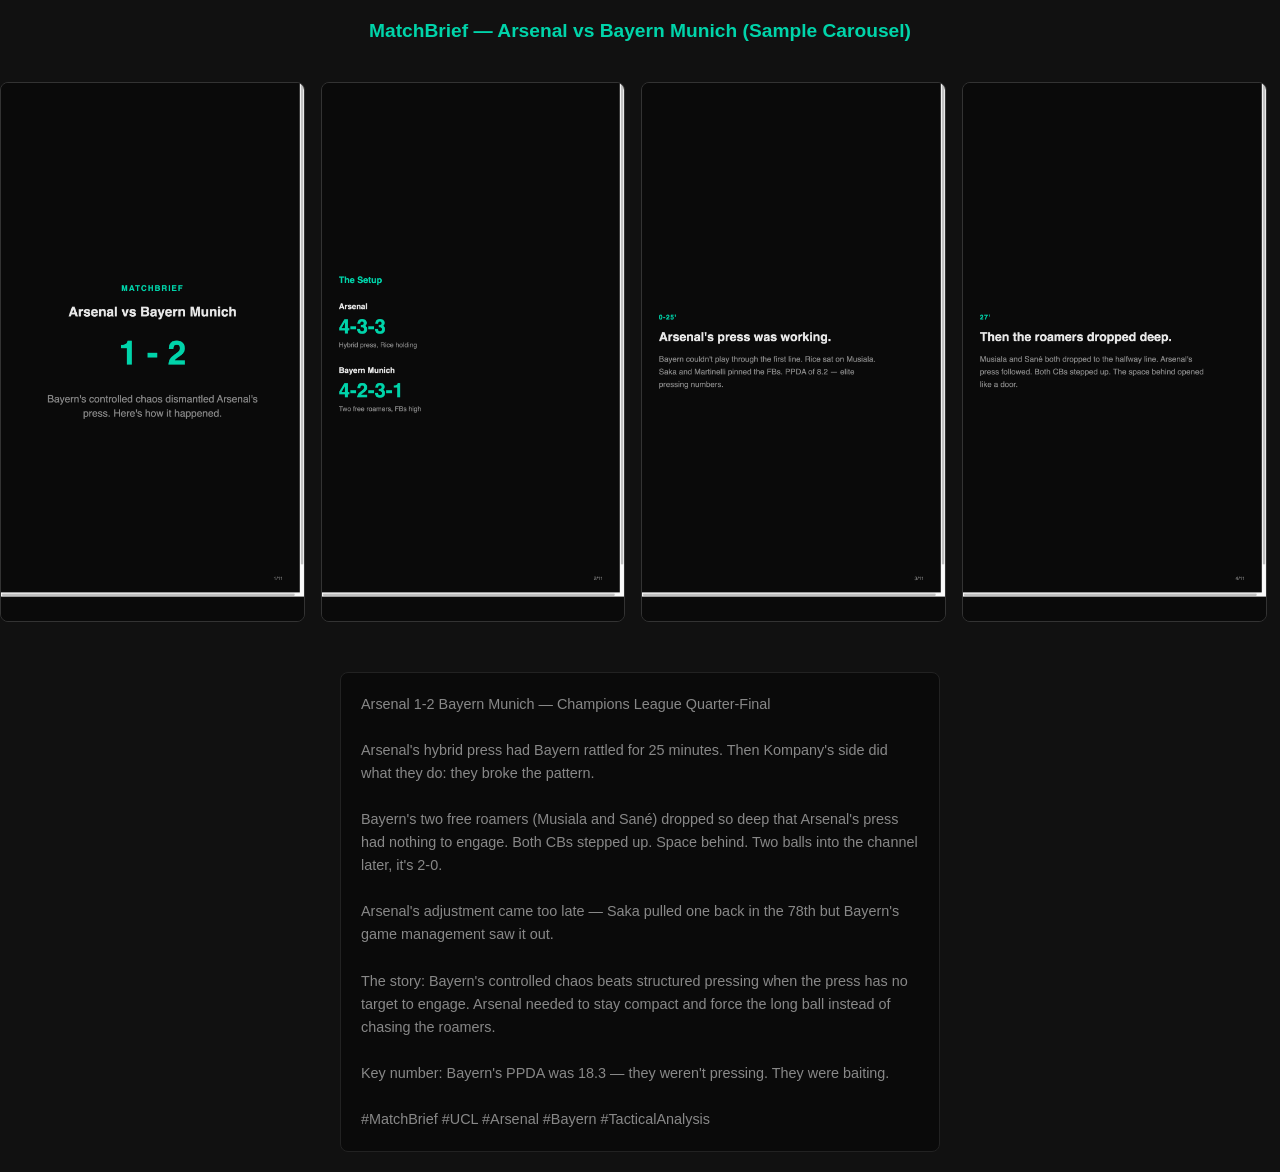
<file: preview.html>
<!DOCTYPE html>
<html lang="en">
<head>
<meta charset="UTF-8">
<meta name="viewport" content="width=device-width, initial-scale=1.0">
<title>MatchBrief — Arsenal vs Bayern Munich</title>
<style>
* { margin: 0; padding: 0; box-sizing: border-box; }
body { background: #111; color: #e8e8e8; font-family: -apple-system, sans-serif; display: flex; flex-direction: column; align-items: center; padding: 20px; }
h1 { font-size: 1.2rem; margin-bottom: 20px; color: #00d4aa; }
.carousel { display: flex; overflow-x: auto; gap: 16px; padding: 20px 0; max-width: 100vw; }
.carousel img { height: 540px; border-radius: 8px; flex-shrink: 0; border: 1px solid #333; }
.caption { max-width: 600px; margin-top: 30px; font-size: 0.9rem; line-height: 1.6; color: #888; white-space: pre-wrap; background: #0a0a0a; padding: 20px; border-radius: 8px; border: 1px solid #222; }
</style>
</head>
<body>
<h1>MatchBrief — Arsenal vs Bayern Munich (Sample Carousel)</h1>
<div class="carousel">
<img src="slide_01.png" alt="Slide 1">
<img src="slide_02.png" alt="Slide 2">
<img src="slide_03.png" alt="Slide 3">
<img src="slide_04.png" alt="Slide 4">
<img src="slide_05.png" alt="Slide 5">
<img src="slide_06.png" alt="Slide 6">
<img src="slide_07.png" alt="Slide 7">
<img src="slide_08.png" alt="Slide 8">
<img src="slide_09.png" alt="Slide 9">
<img src="slide_10.png" alt="Slide 10">
<img src="slide_11.png" alt="Slide 11">
</div>
<div class="caption">Arsenal 1-2 Bayern Munich — Champions League Quarter-Final

Arsenal's hybrid press had Bayern rattled for 25 minutes. Then Kompany's side did what they do: they broke the pattern.

Bayern's two free roamers (Musiala and Sané) dropped so deep that Arsenal's press had nothing to engage. Both CBs stepped up. Space behind. Two balls into the channel later, it's 2-0.

Arsenal's adjustment came too late — Saka pulled one back in the 78th but Bayern's game management saw it out.

The story: Bayern's controlled chaos beats structured pressing when the press has no target to engage. Arsenal needed to stay compact and force the long ball instead of chasing the roamers.

Key number: Bayern's PPDA was 18.3 — they weren't pressing. They were baiting.

#MatchBrief #UCL #Arsenal #Bayern #TacticalAnalysis</div>
</body>
</html>
</file>
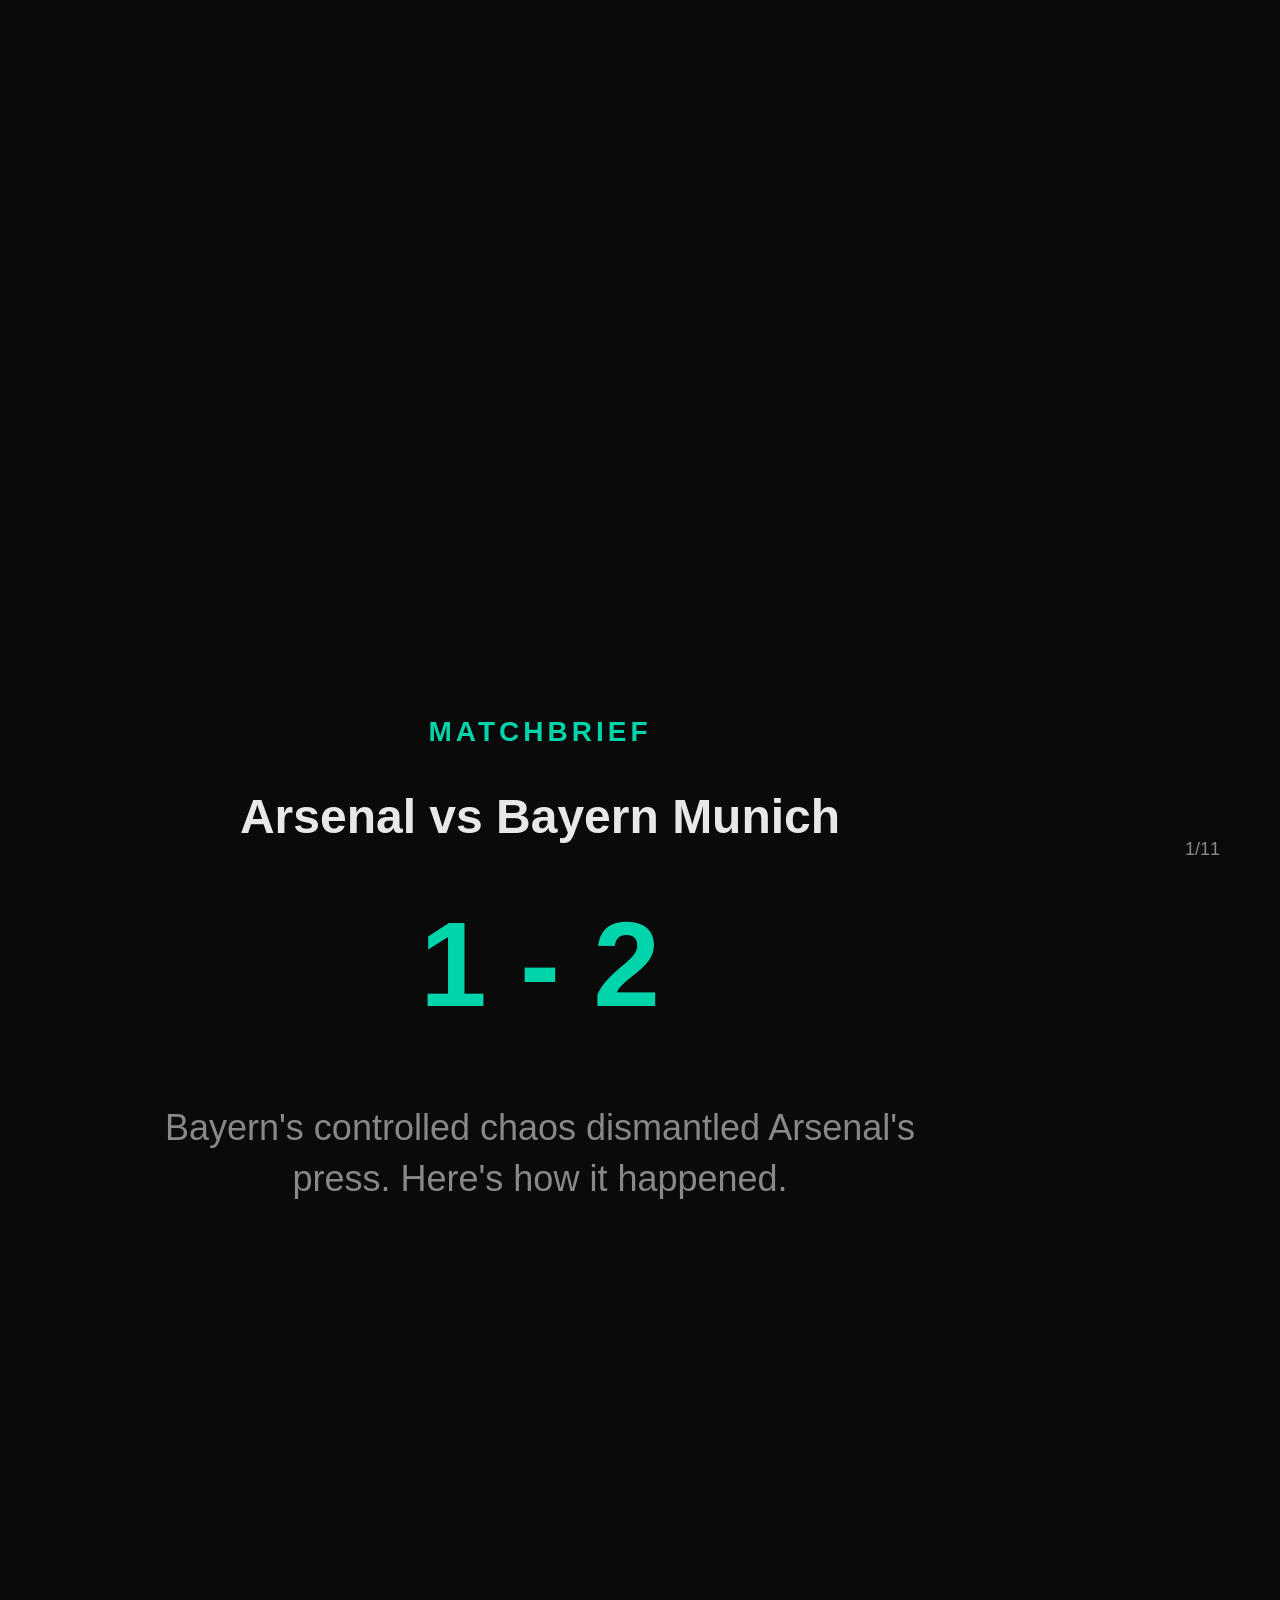
<file: 2026-04-08_arsenal_vs_bayern_munich/slide_01.html>
<!DOCTYPE html>
<html><head><meta charset="utf-8">
<style>
  * { margin: 0; padding: 0; box-sizing: border-box; }
  body { 
    width: 1080px; height: 1920px;
    background: #0a0a0a; color: #e8e8e8;
    font-family: 'Inter', -apple-system, sans-serif;
    display: flex; flex-direction: column; justify-content: center; align-items: center;
    padding: 80px 60px;
  }
  .badge { font-size: 28px; color: #00d4aa; margin-bottom: 40px; font-weight: 600; text-transform: uppercase; letter-spacing: 4px; }
  .match { font-size: 48px; font-weight: 800; text-align: center; margin-bottom: 20px; line-height: 1.2; }
  .score { font-size: 120px; font-weight: 900; color: #00d4aa; margin: 30px 0; }
  .hook { font-size: 36px; font-weight: 500; text-align: center; color: #888888; margin-top: 40px; line-height: 1.4; max-width: 800px; }
  .slide-num { position: absolute; bottom: 40px; right: 60px; font-size: 18px; color: #888888; }
</style>
</head><body>
  <div class="badge">MatchBrief</div>
  <div class="match">Arsenal vs Bayern Munich</div>
  <div class="score">1 - 2</div>
  <div class="hook">Bayern's controlled chaos dismantled Arsenal's press. Here's how it happened.</div>
  <div class="slide-num">1/11</div>
</body></html>
</file>
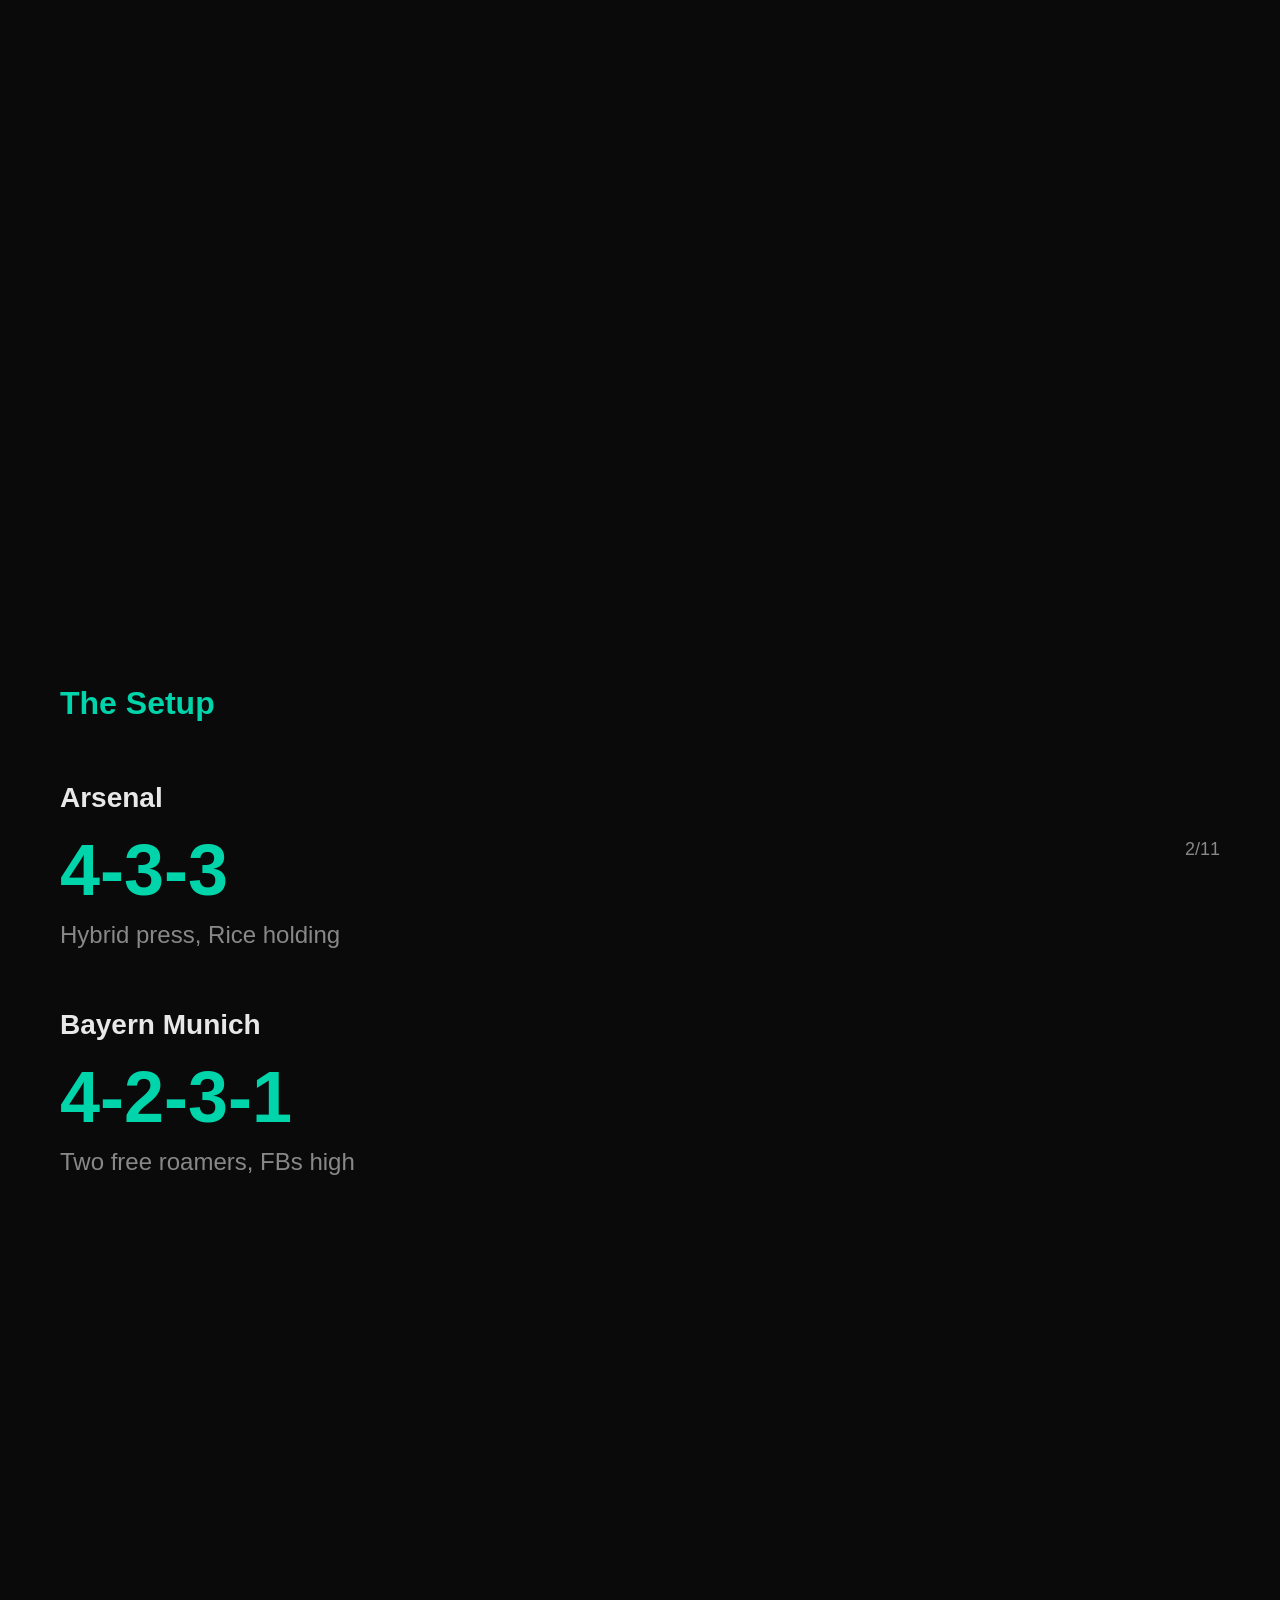
<file: 2026-04-08_arsenal_vs_bayern_munich/slide_02.html>
<!DOCTYPE html>
<html><head><meta charset="utf-8">
<style>
  * { margin: 0; padding: 0; box-sizing: border-box; }
  body {
    width: 1080px; height: 1920px;
    background: #0a0a0a; color: #e8e8e8;
    font-family: 'Inter', -apple-system, sans-serif;
    display: flex; flex-direction: column; justify-content: center;
    padding: 80px 60px;
  }
  .title { font-size: 32px; font-weight: 700; margin-bottom: 60px; }
  .title span { color: #00d4aa; }
  .team { margin-bottom: 60px; }
  .team-name { font-size: 28px; font-weight: 600; margin-bottom: 15px; }
  .formation { font-size: 72px; font-weight: 900; color: #00d4aa; }
  .note { font-size: 24px; color: #888888; margin-top: 10px; }
  .slide-num { position: absolute; bottom: 40px; right: 60px; font-size: 18px; color: #888888; }
</style>
</head><body>
  <div class="title"><span>The Setup</span></div>
  <div class="team">
    <div class="team-name">Arsenal</div>
    <div class="formation">4-3-3</div>
    <div class="note">Hybrid press, Rice holding</div>
  </div>
  <div class="team">
    <div class="team-name">Bayern Munich</div>
    <div class="formation">4-2-3-1</div>
    <div class="note">Two free roamers, FBs high</div>
  </div>
  <div class="slide-num">2/11</div>
</body></html>
</file>
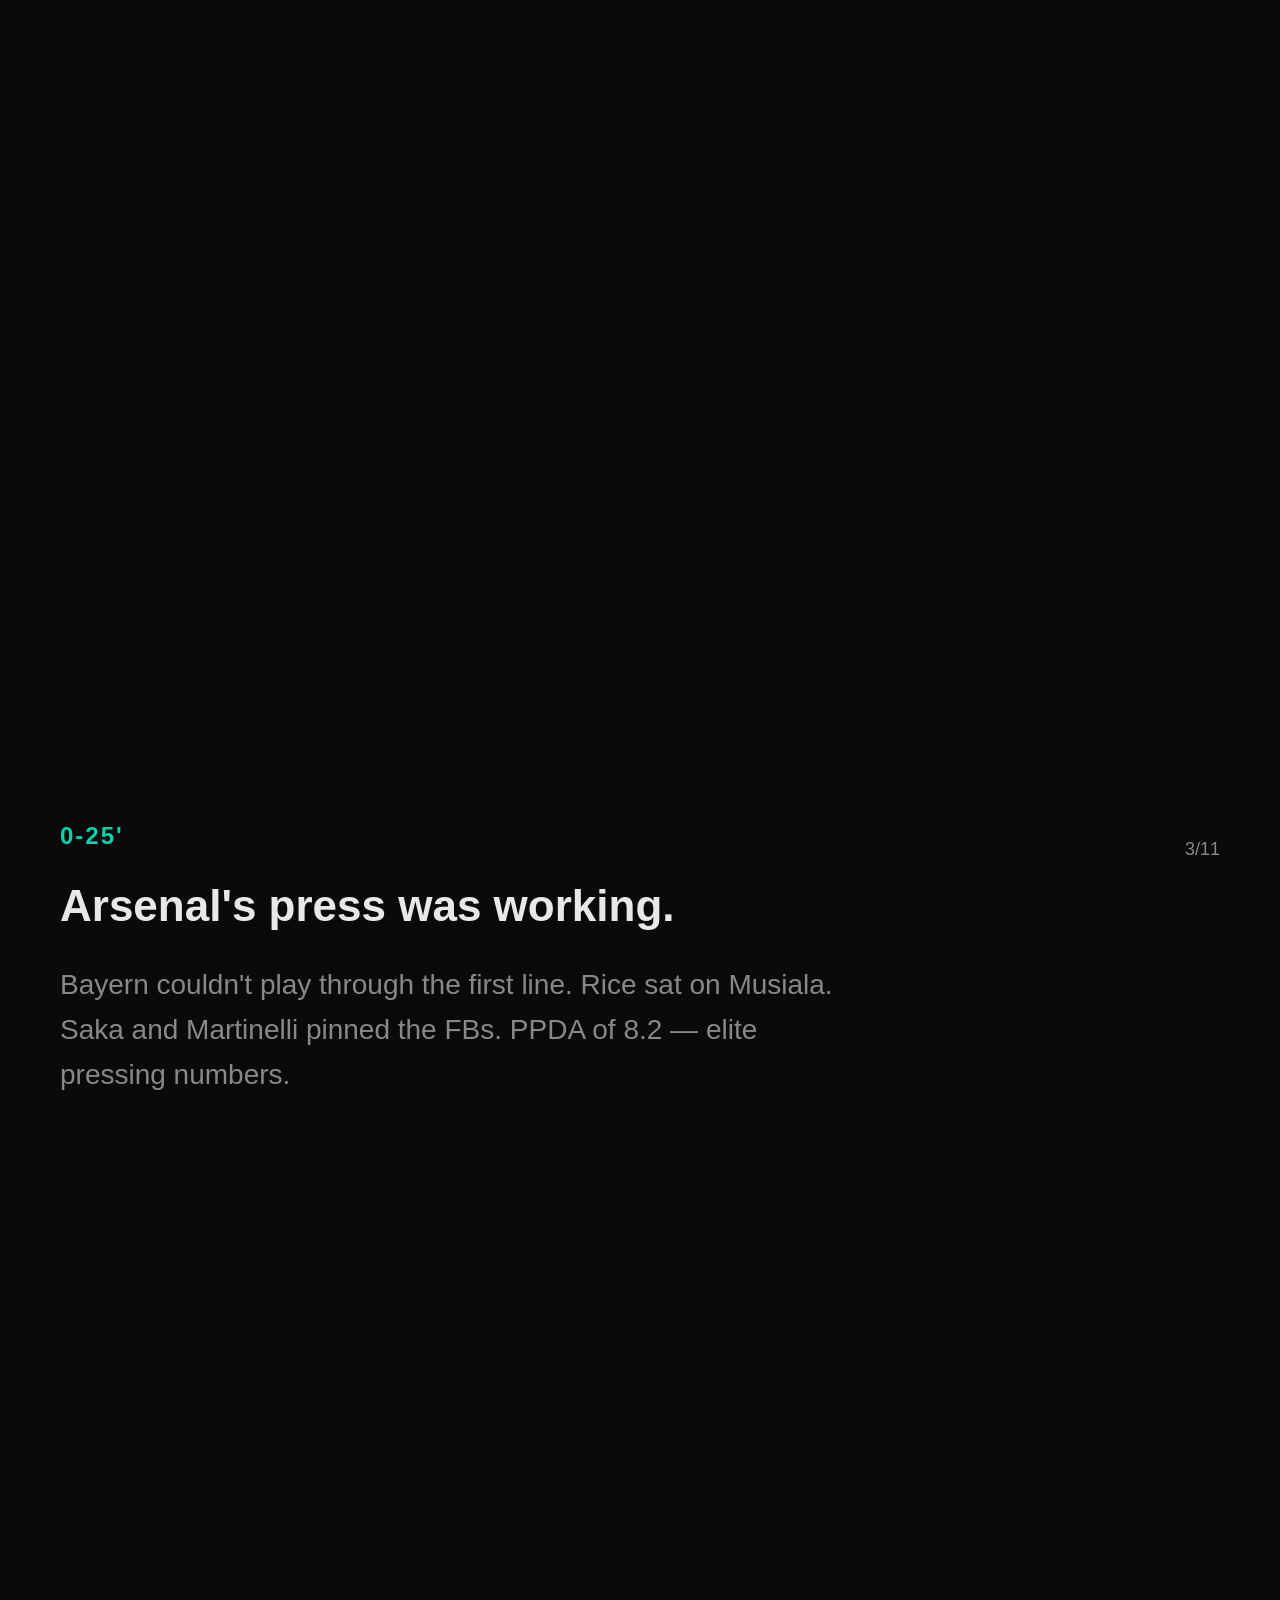
<file: 2026-04-08_arsenal_vs_bayern_munich/slide_03.html>
<!DOCTYPE html>
<html><head><meta charset="utf-8">
<style>
  * { margin: 0; padding: 0; box-sizing: border-box; }
  body {
    width: 1080px; height: 1920px;
    background: #0a0a0a; color: #e8e8e8;
    font-family: 'Inter', -apple-system, sans-serif;
    display: flex; flex-direction: column; justify-content: center;
    padding: 80px 60px;
  }
  .minute { font-size: 24px; color: #00d4aa; font-weight: 600; margin-bottom: 30px; text-transform: uppercase; letter-spacing: 2px; }
  .headline { font-size: 44px; font-weight: 700; margin-bottom: 30px; line-height: 1.2; }
  .body { font-size: 28px; color: #888888; line-height: 1.6; max-width: 800px; }
  .slide-num { position: absolute; bottom: 40px; right: 60px; font-size: 18px; color: #888888; }
</style>
</head><body>
  <div class="minute">0-25'</div>
  <div class="headline">Arsenal's press was working.</div>
  <div class="body">Bayern couldn't play through the first line. Rice sat on Musiala. Saka and Martinelli pinned the FBs. PPDA of 8.2 — elite pressing numbers.</div>
  <div class="slide-num">3/11</div>
</body></html>
</file>
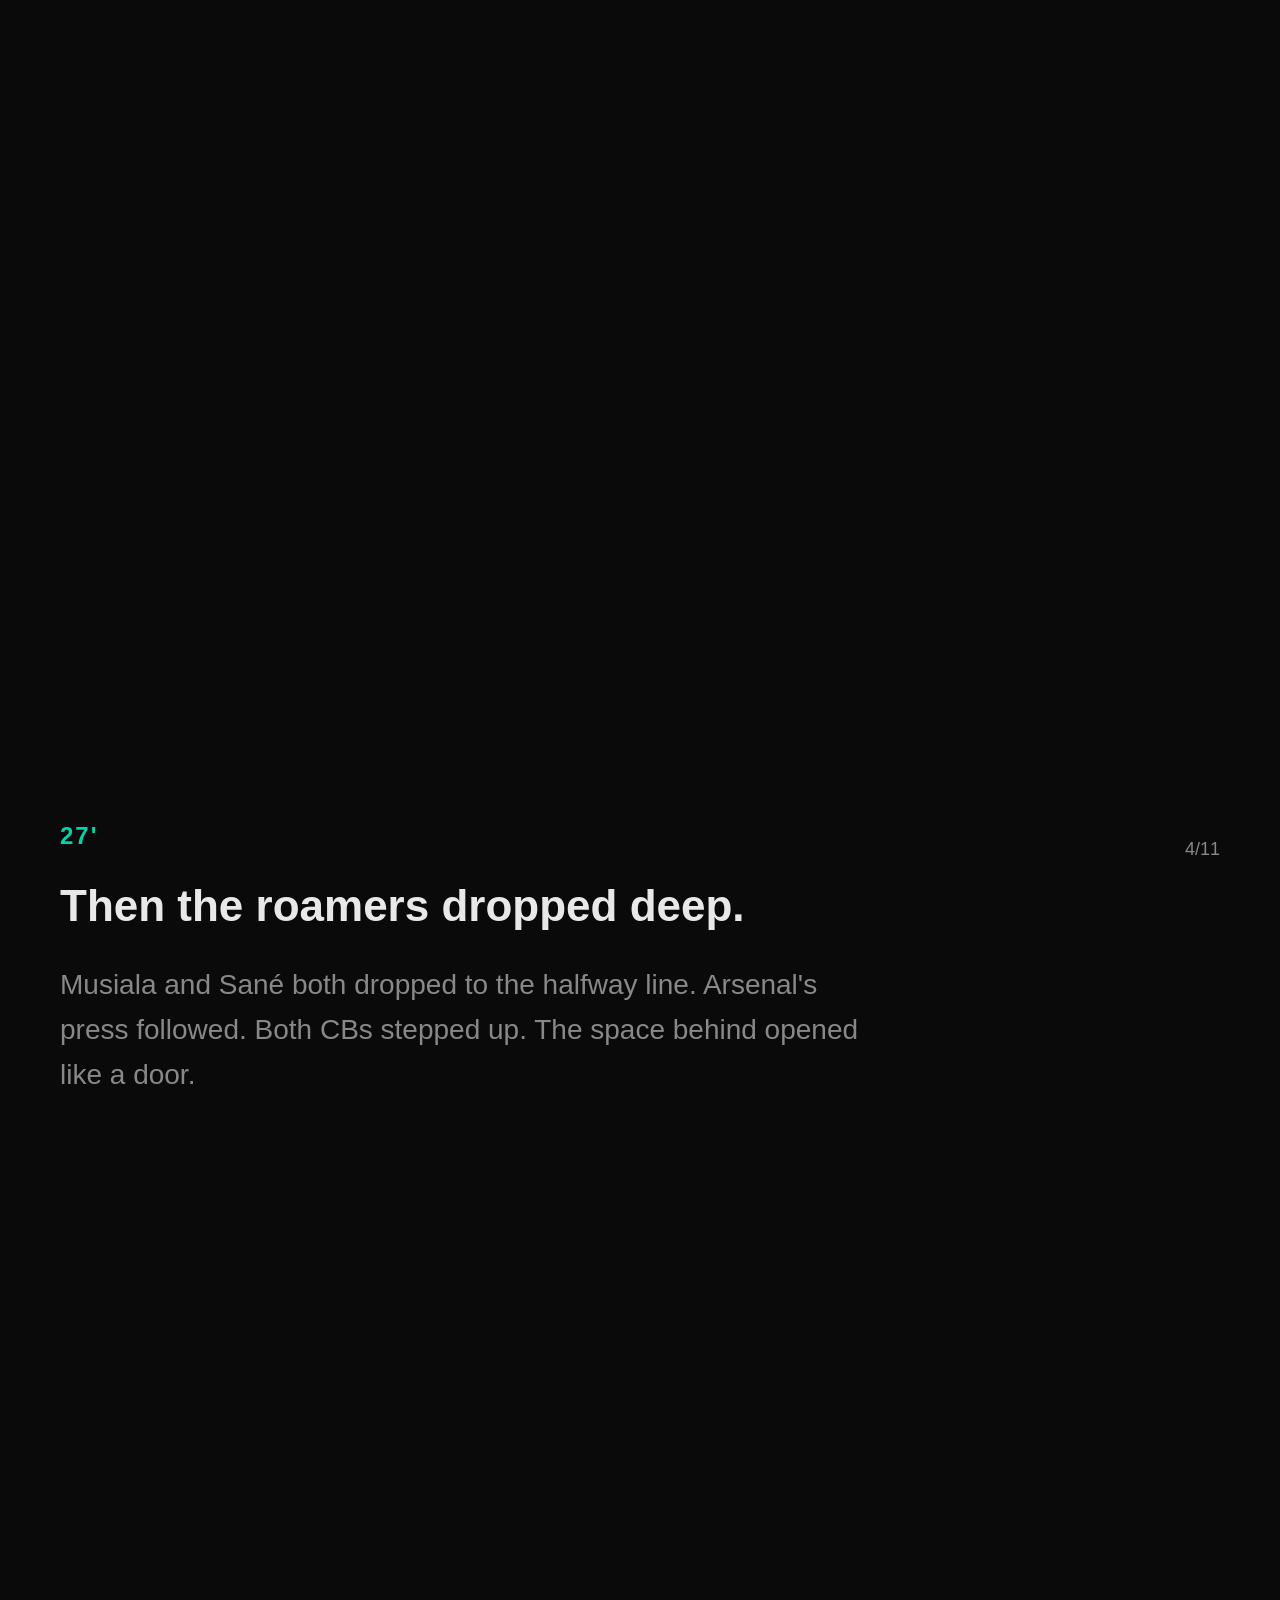
<file: 2026-04-08_arsenal_vs_bayern_munich/slide_04.html>
<!DOCTYPE html>
<html><head><meta charset="utf-8">
<style>
  * { margin: 0; padding: 0; box-sizing: border-box; }
  body {
    width: 1080px; height: 1920px;
    background: #0a0a0a; color: #e8e8e8;
    font-family: 'Inter', -apple-system, sans-serif;
    display: flex; flex-direction: column; justify-content: center;
    padding: 80px 60px;
  }
  .minute { font-size: 24px; color: #00d4aa; font-weight: 600; margin-bottom: 30px; text-transform: uppercase; letter-spacing: 2px; }
  .headline { font-size: 44px; font-weight: 700; margin-bottom: 30px; line-height: 1.2; }
  .body { font-size: 28px; color: #888888; line-height: 1.6; max-width: 800px; }
  .slide-num { position: absolute; bottom: 40px; right: 60px; font-size: 18px; color: #888888; }
</style>
</head><body>
  <div class="minute">27'</div>
  <div class="headline">Then the roamers dropped deep.</div>
  <div class="body">Musiala and Sané both dropped to the halfway line. Arsenal's press followed. Both CBs stepped up. The space behind opened like a door.</div>
  <div class="slide-num">4/11</div>
</body></html>
</file>
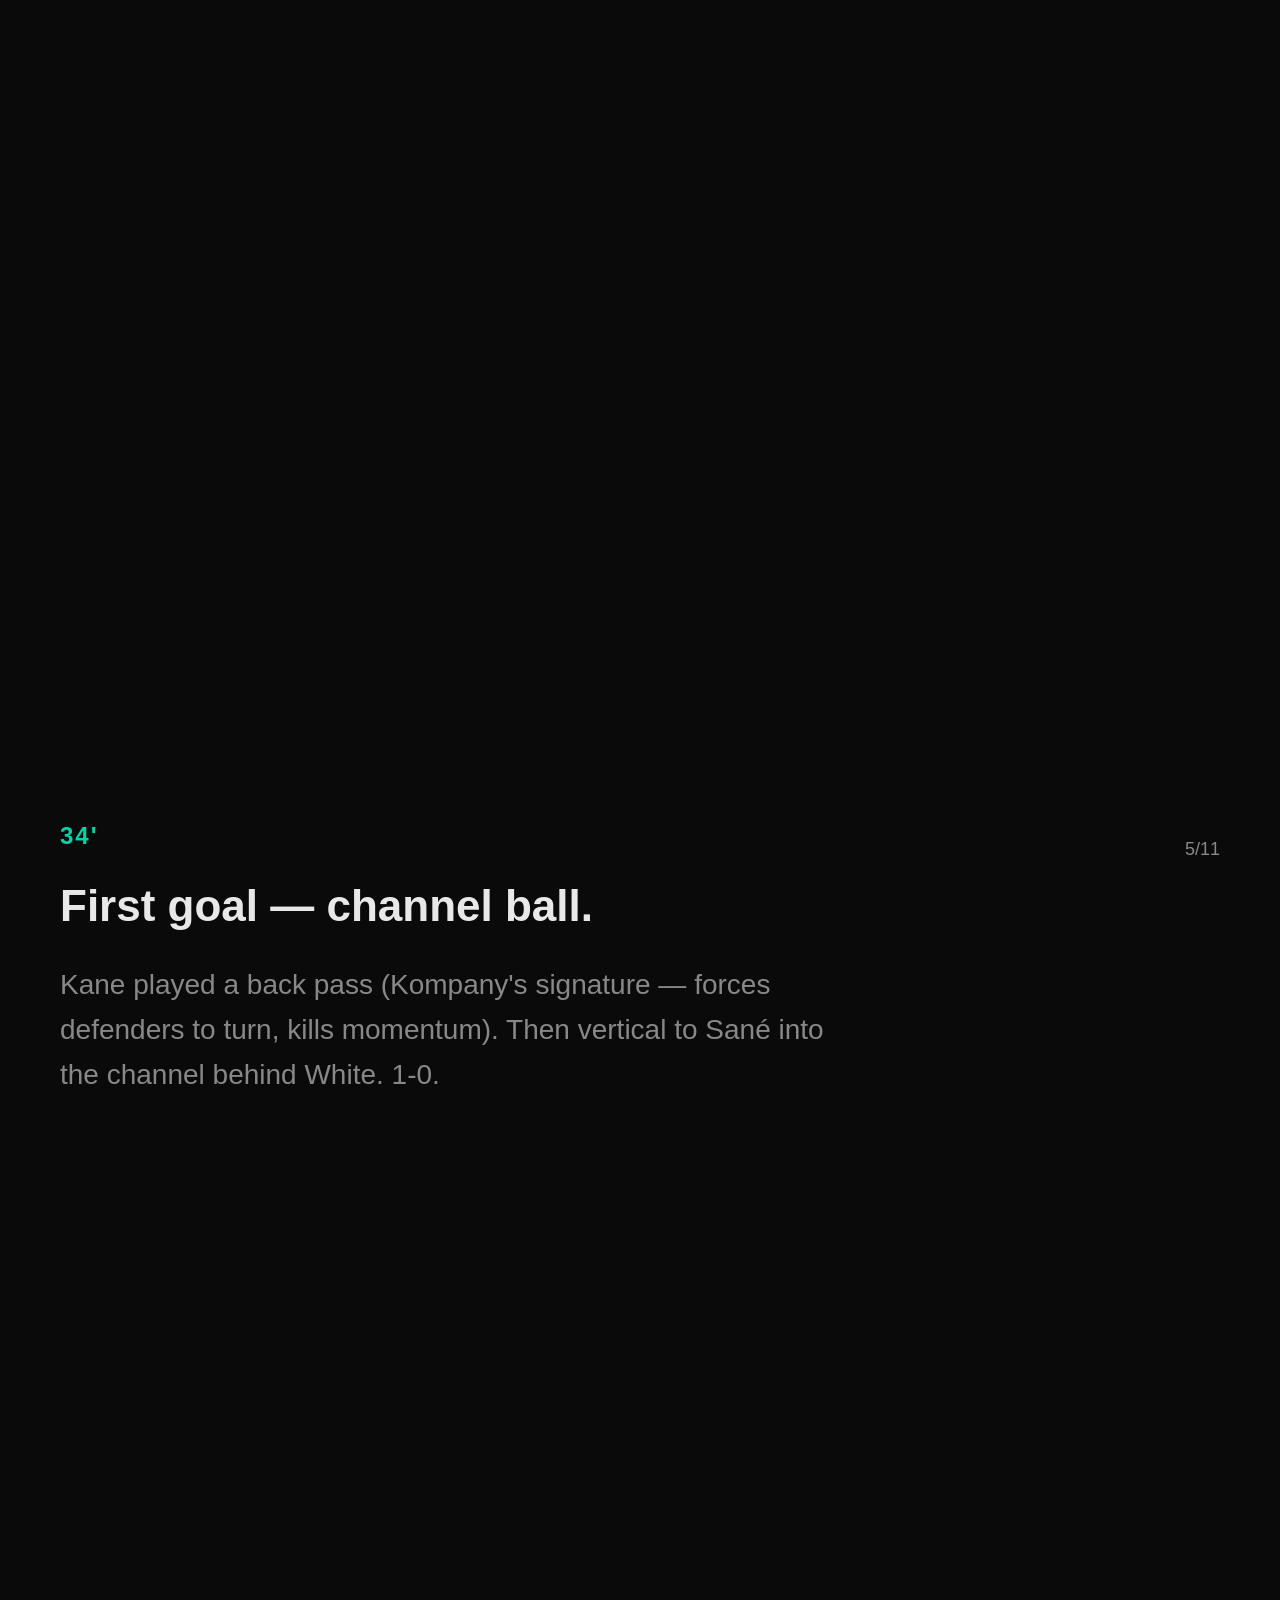
<file: 2026-04-08_arsenal_vs_bayern_munich/slide_05.html>
<!DOCTYPE html>
<html><head><meta charset="utf-8">
<style>
  * { margin: 0; padding: 0; box-sizing: border-box; }
  body {
    width: 1080px; height: 1920px;
    background: #0a0a0a; color: #e8e8e8;
    font-family: 'Inter', -apple-system, sans-serif;
    display: flex; flex-direction: column; justify-content: center;
    padding: 80px 60px;
  }
  .minute { font-size: 24px; color: #00d4aa; font-weight: 600; margin-bottom: 30px; text-transform: uppercase; letter-spacing: 2px; }
  .headline { font-size: 44px; font-weight: 700; margin-bottom: 30px; line-height: 1.2; }
  .body { font-size: 28px; color: #888888; line-height: 1.6; max-width: 800px; }
  .slide-num { position: absolute; bottom: 40px; right: 60px; font-size: 18px; color: #888888; }
</style>
</head><body>
  <div class="minute">34'</div>
  <div class="headline">First goal — channel ball.</div>
  <div class="body">Kane played a back pass (Kompany's signature — forces defenders to turn, kills momentum). Then vertical to Sané into the channel behind White. 1-0.</div>
  <div class="slide-num">5/11</div>
</body></html>
</file>
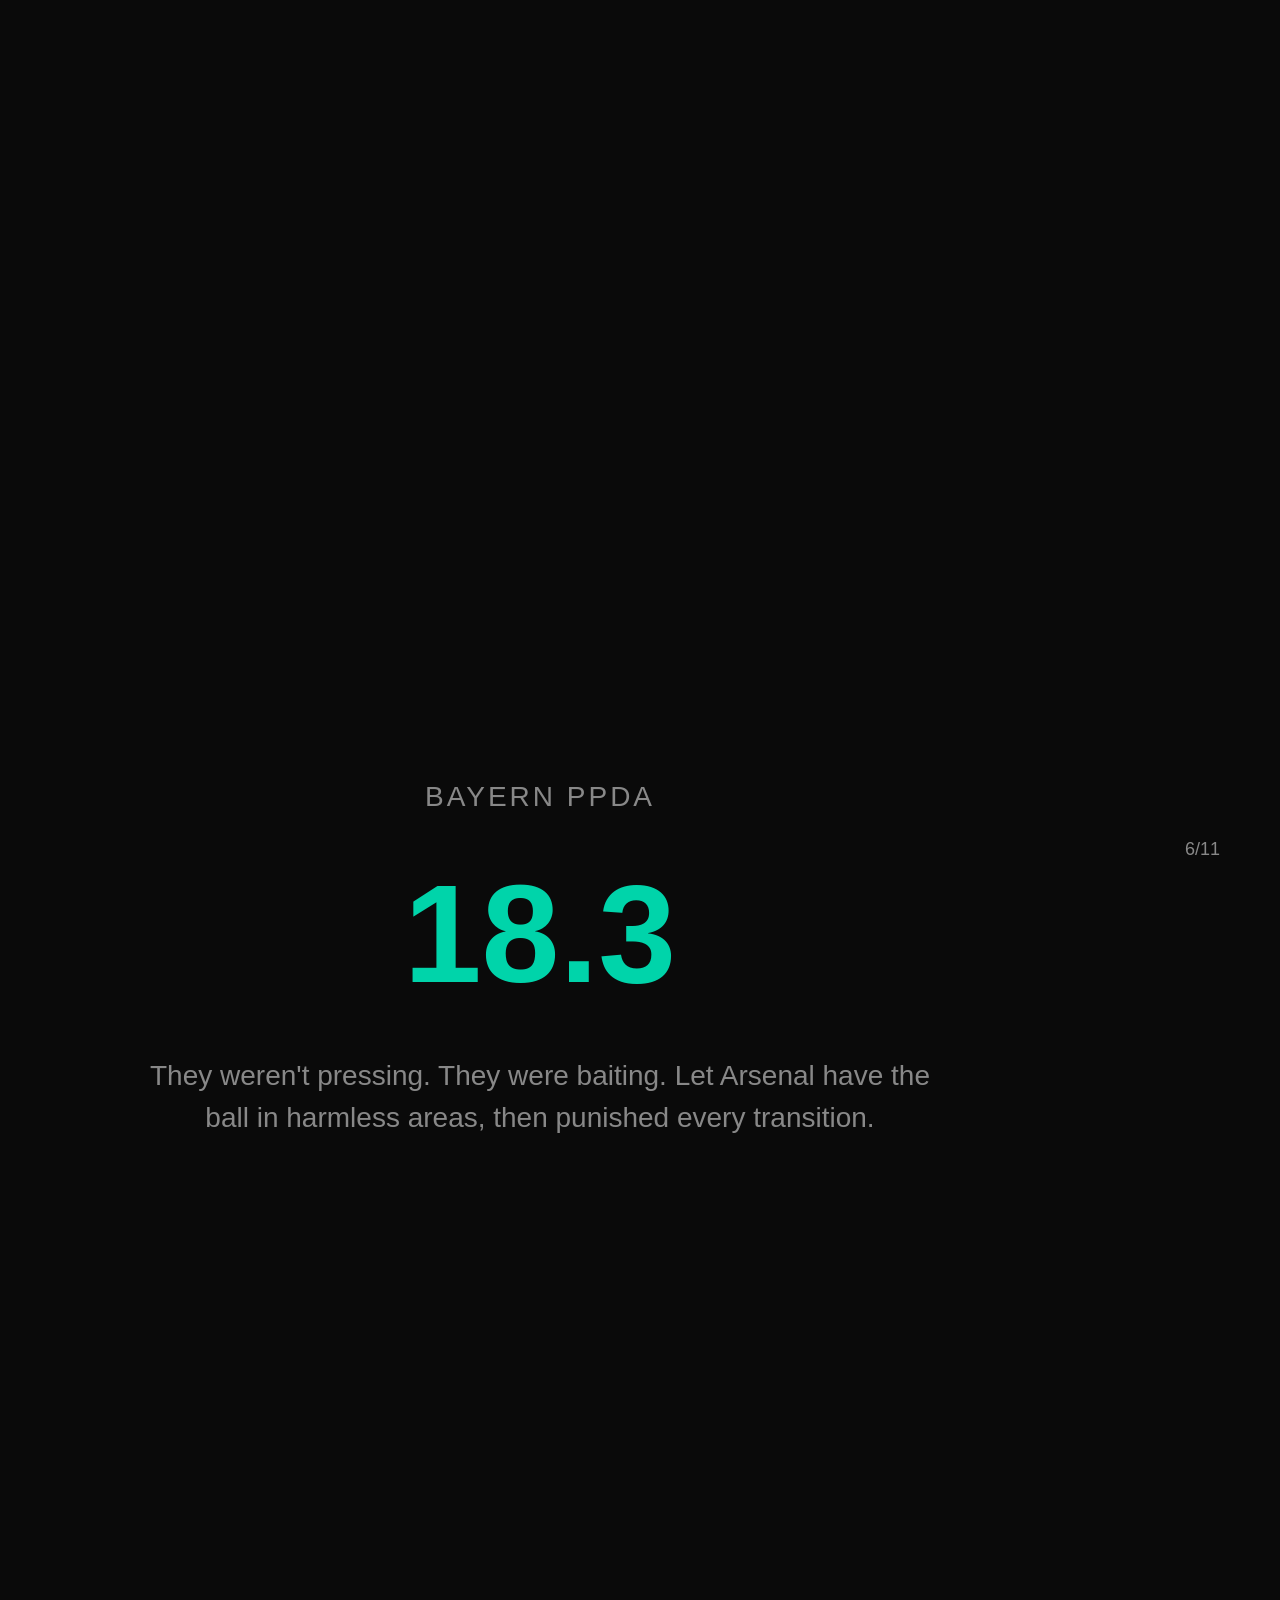
<file: 2026-04-08_arsenal_vs_bayern_munich/slide_06.html>
<!DOCTYPE html>
<html><head><meta charset="utf-8">
<style>
  * { margin: 0; padding: 0; box-sizing: border-box; }
  body {
    width: 1080px; height: 1920px;
    background: #0a0a0a; color: #e8e8e8;
    font-family: 'Inter', -apple-system, sans-serif;
    display: flex; flex-direction: column; justify-content: center; align-items: center;
    padding: 80px 60px;
  }
  .label { font-size: 28px; color: #888888; text-transform: uppercase; letter-spacing: 3px; margin-bottom: 40px; }
  .number { font-size: 140px; font-weight: 900; color: #00d4aa; }
  .context { font-size: 28px; color: #888888; margin-top: 40px; text-align: center; line-height: 1.5; max-width: 800px; }
  .slide-num { position: absolute; bottom: 40px; right: 60px; font-size: 18px; color: #888888; }
</style>
</head><body>
  <div class="label">Bayern PPDA</div>
  <div class="number">18.3</div>
  <div class="context">They weren't pressing. They were baiting. Let Arsenal have the ball in harmless areas, then punished every transition.</div>
  <div class="slide-num">6/11</div>
</body></html>
</file>
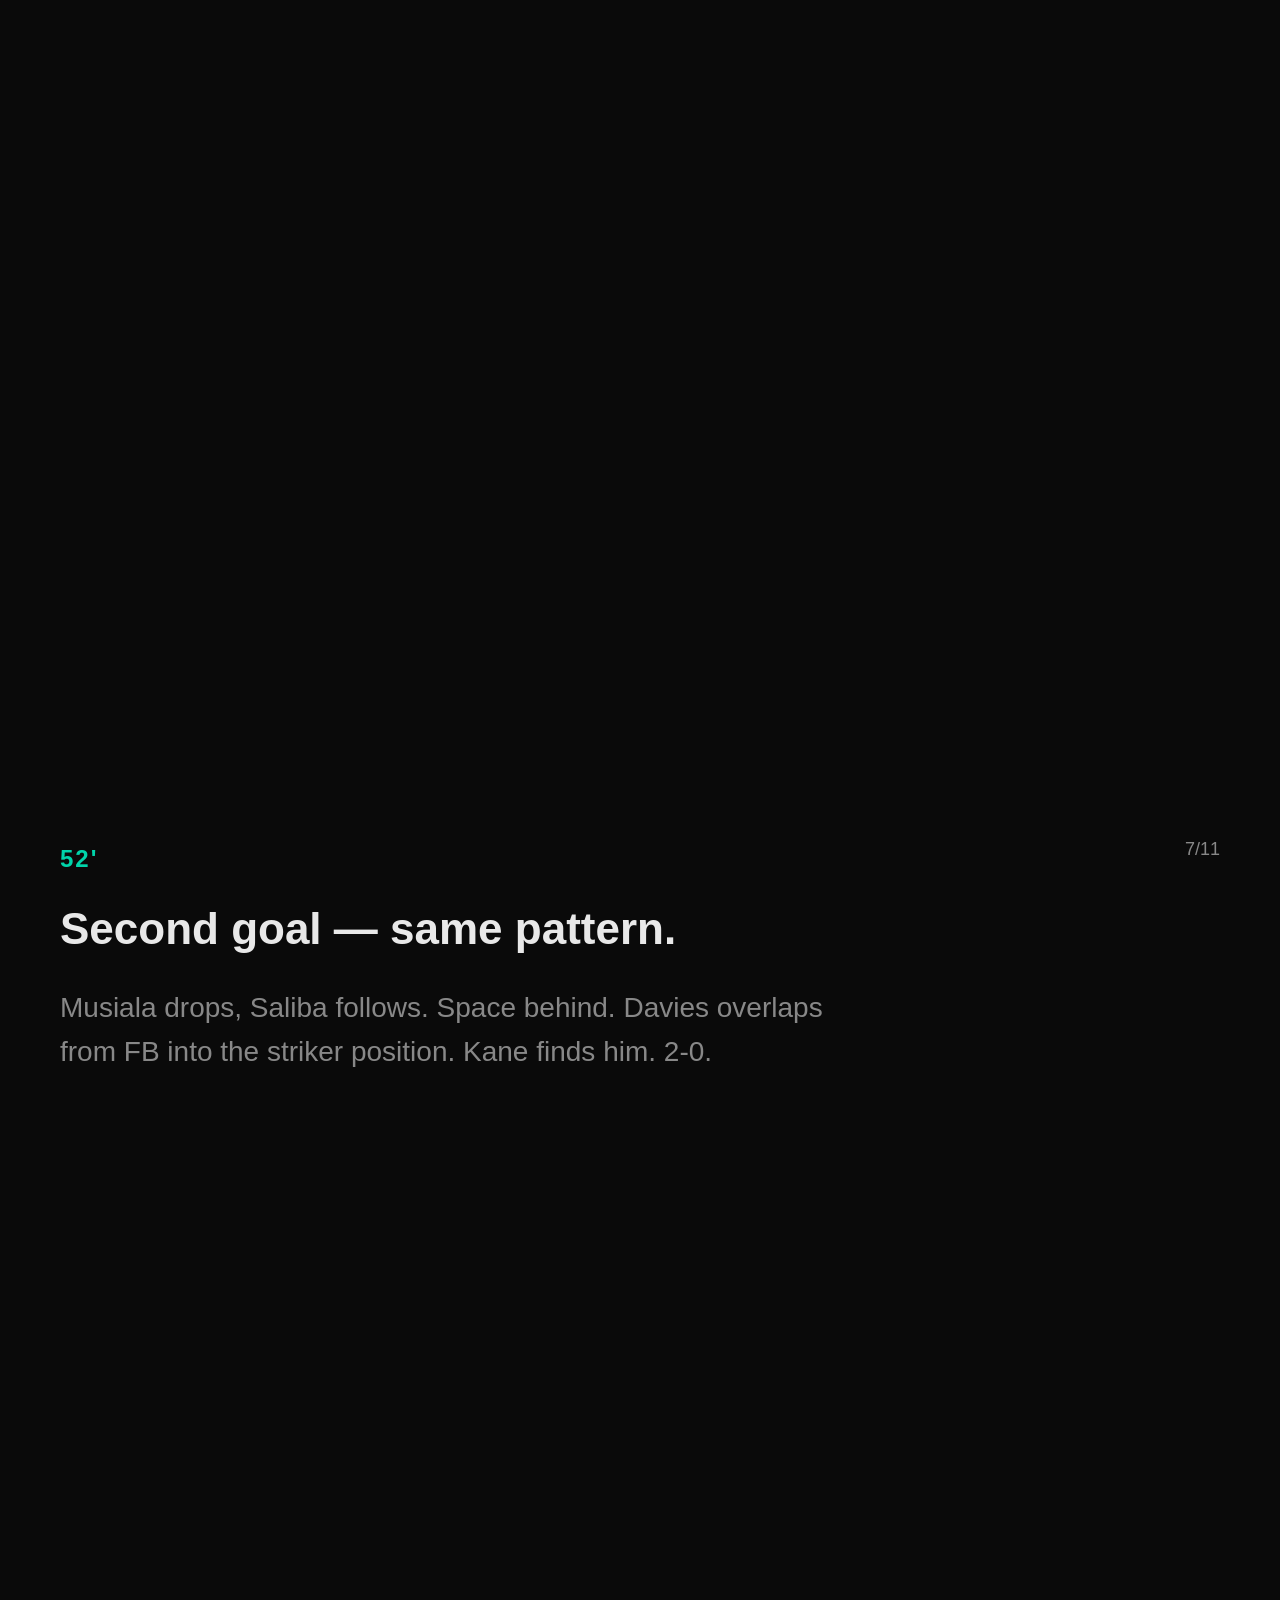
<file: 2026-04-08_arsenal_vs_bayern_munich/slide_07.html>
<!DOCTYPE html>
<html><head><meta charset="utf-8">
<style>
  * { margin: 0; padding: 0; box-sizing: border-box; }
  body {
    width: 1080px; height: 1920px;
    background: #0a0a0a; color: #e8e8e8;
    font-family: 'Inter', -apple-system, sans-serif;
    display: flex; flex-direction: column; justify-content: center;
    padding: 80px 60px;
  }
  .minute { font-size: 24px; color: #00d4aa; font-weight: 600; margin-bottom: 30px; text-transform: uppercase; letter-spacing: 2px; }
  .headline { font-size: 44px; font-weight: 700; margin-bottom: 30px; line-height: 1.2; }
  .body { font-size: 28px; color: #888888; line-height: 1.6; max-width: 800px; }
  .slide-num { position: absolute; bottom: 40px; right: 60px; font-size: 18px; color: #888888; }
</style>
</head><body>
  <div class="minute">52'</div>
  <div class="headline">Second goal — same pattern.</div>
  <div class="body">Musiala drops, Saliba follows. Space behind. Davies overlaps from FB into the striker position. Kane finds him. 2-0.</div>
  <div class="slide-num">7/11</div>
</body></html>
</file>
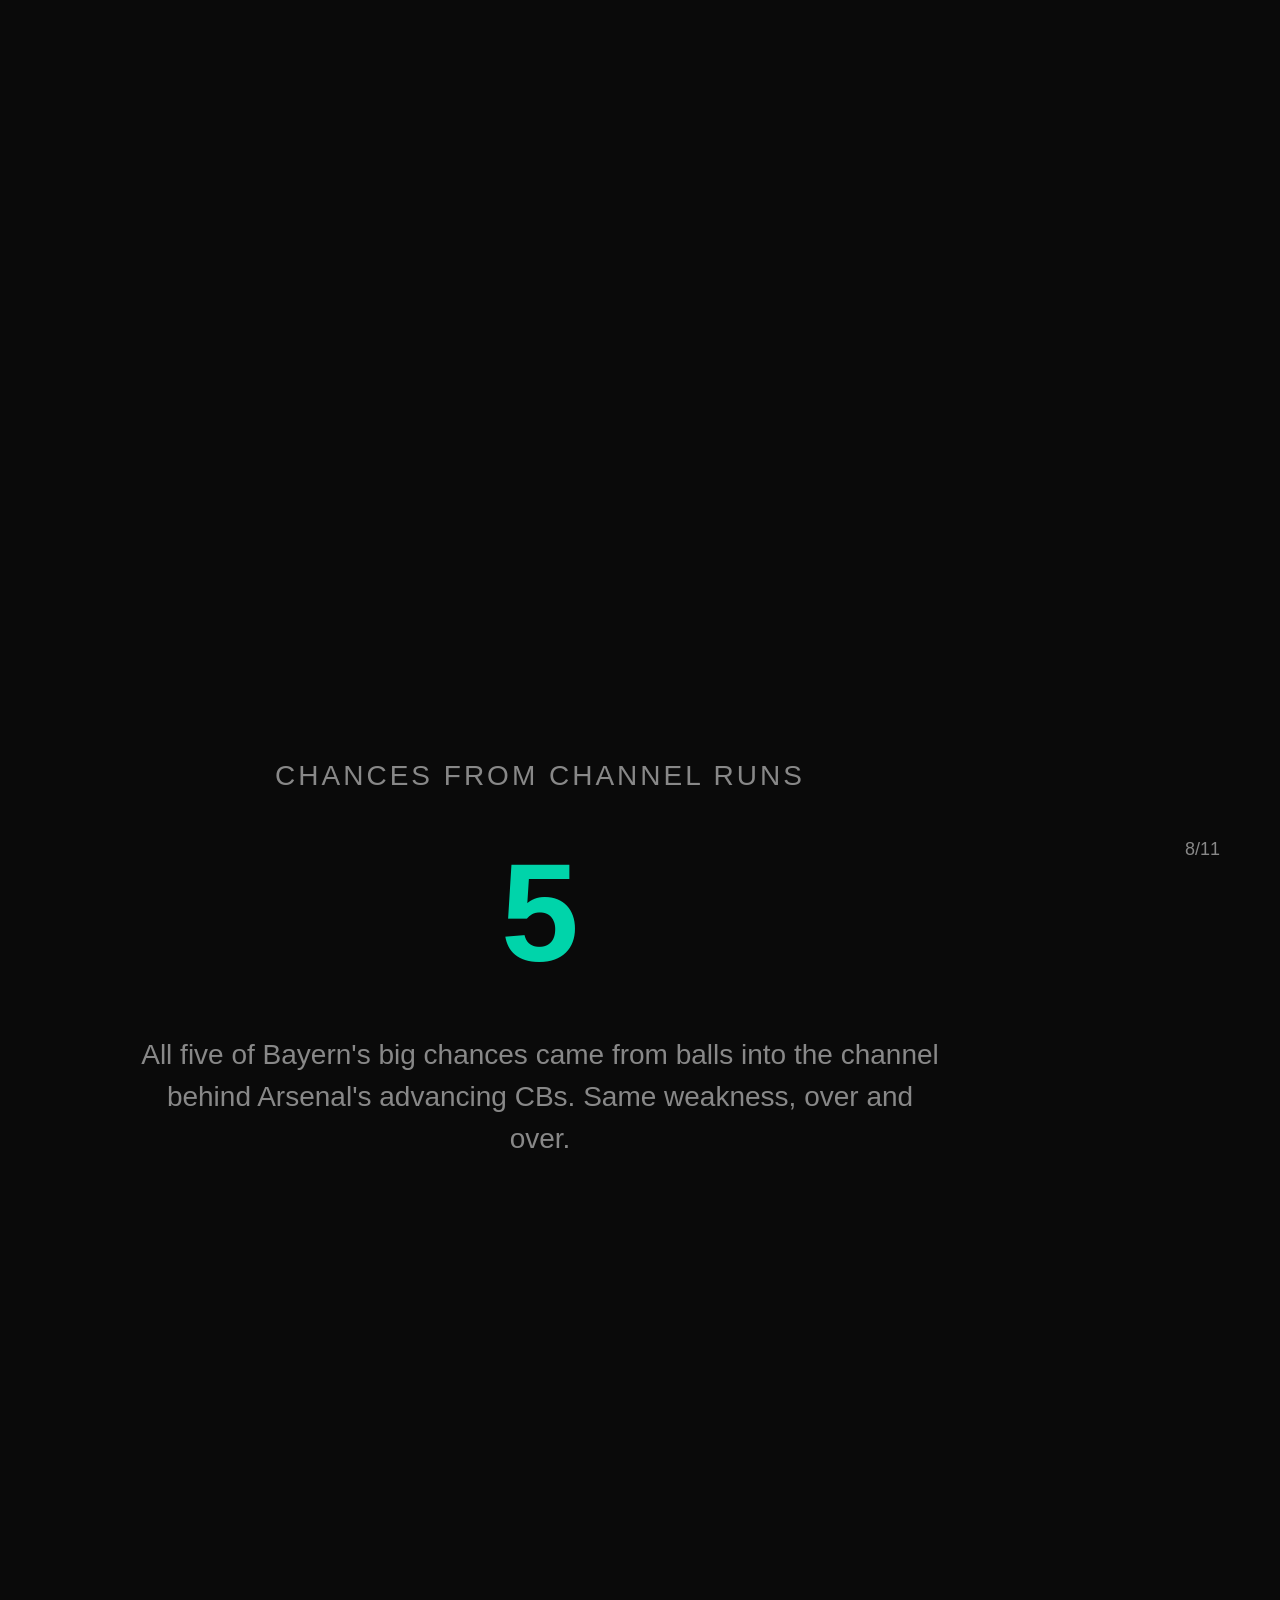
<file: 2026-04-08_arsenal_vs_bayern_munich/slide_08.html>
<!DOCTYPE html>
<html><head><meta charset="utf-8">
<style>
  * { margin: 0; padding: 0; box-sizing: border-box; }
  body {
    width: 1080px; height: 1920px;
    background: #0a0a0a; color: #e8e8e8;
    font-family: 'Inter', -apple-system, sans-serif;
    display: flex; flex-direction: column; justify-content: center; align-items: center;
    padding: 80px 60px;
  }
  .label { font-size: 28px; color: #888888; text-transform: uppercase; letter-spacing: 3px; margin-bottom: 40px; }
  .number { font-size: 140px; font-weight: 900; color: #00d4aa; }
  .context { font-size: 28px; color: #888888; margin-top: 40px; text-align: center; line-height: 1.5; max-width: 800px; }
  .slide-num { position: absolute; bottom: 40px; right: 60px; font-size: 18px; color: #888888; }
</style>
</head><body>
  <div class="label">Chances from channel runs</div>
  <div class="number">5</div>
  <div class="context">All five of Bayern's big chances came from balls into the channel behind Arsenal's advancing CBs. Same weakness, over and over.</div>
  <div class="slide-num">8/11</div>
</body></html>
</file>
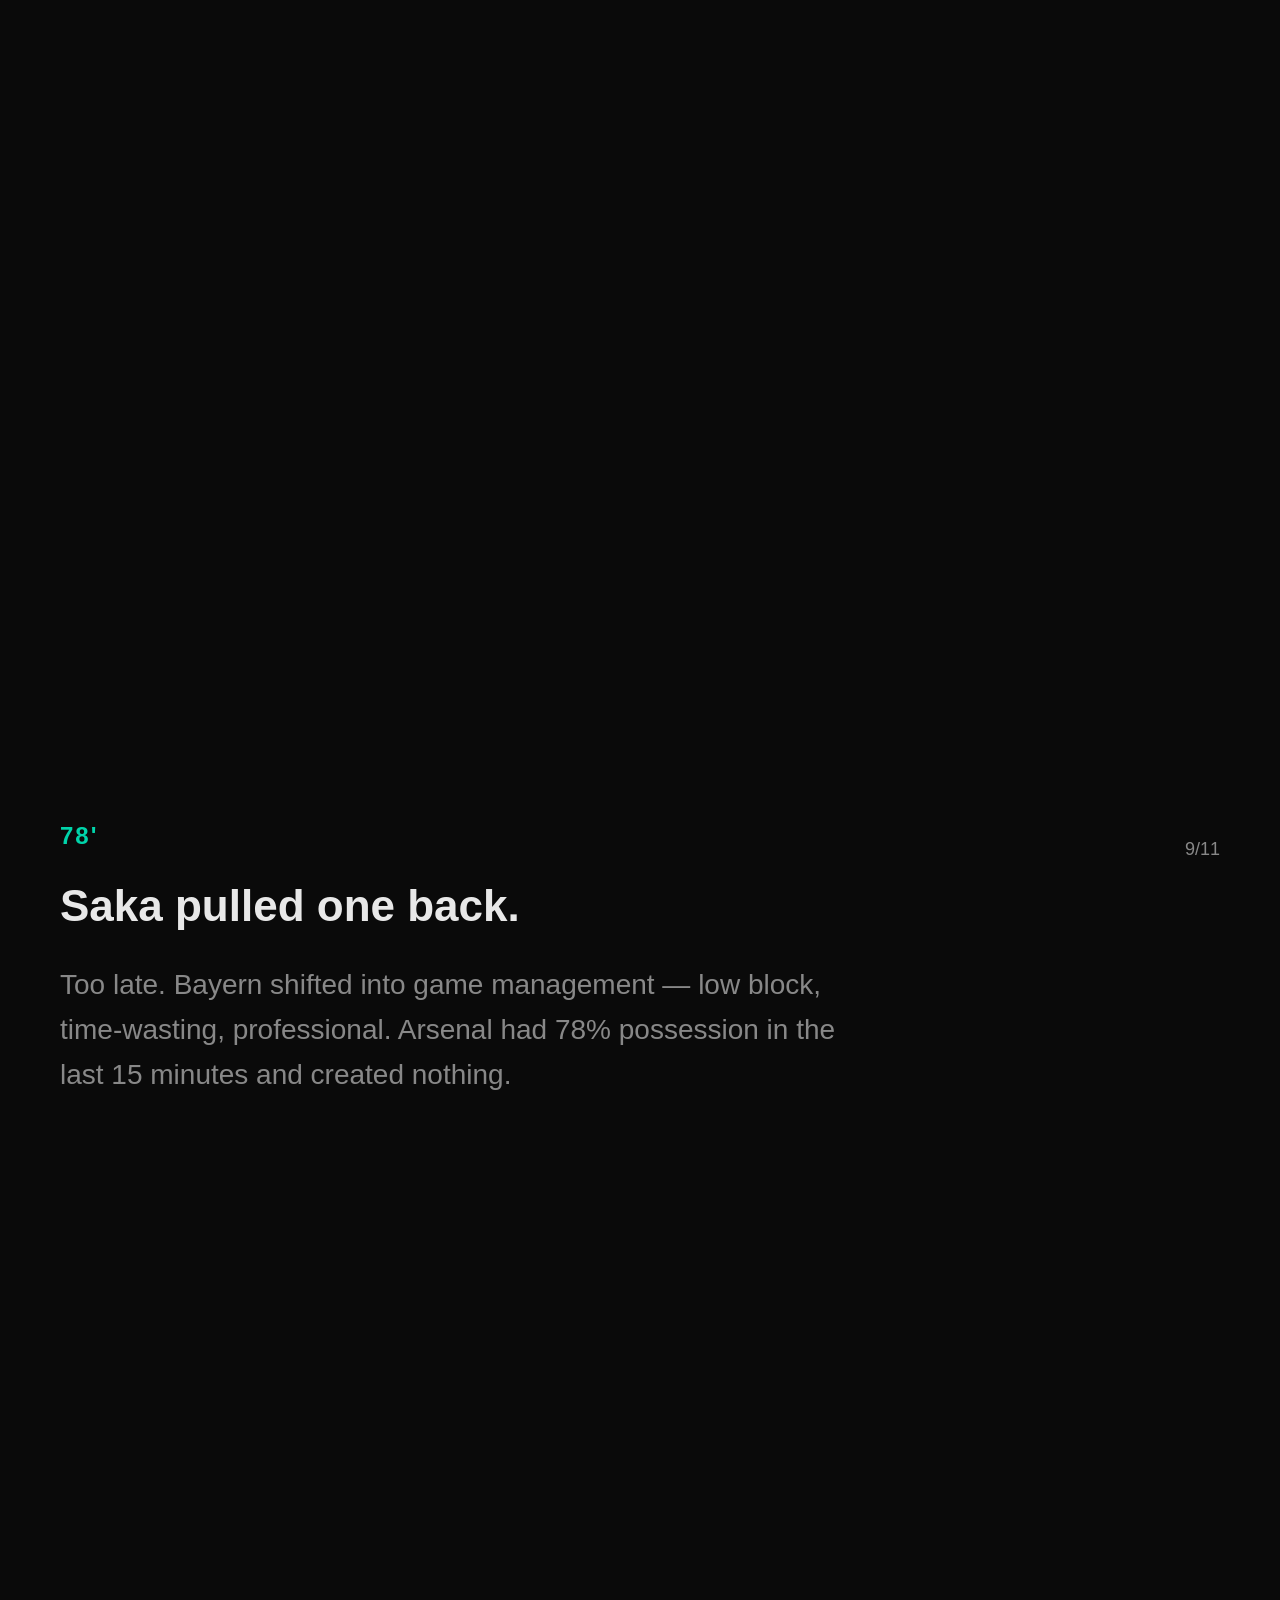
<file: 2026-04-08_arsenal_vs_bayern_munich/slide_09.html>
<!DOCTYPE html>
<html><head><meta charset="utf-8">
<style>
  * { margin: 0; padding: 0; box-sizing: border-box; }
  body {
    width: 1080px; height: 1920px;
    background: #0a0a0a; color: #e8e8e8;
    font-family: 'Inter', -apple-system, sans-serif;
    display: flex; flex-direction: column; justify-content: center;
    padding: 80px 60px;
  }
  .minute { font-size: 24px; color: #00d4aa; font-weight: 600; margin-bottom: 30px; text-transform: uppercase; letter-spacing: 2px; }
  .headline { font-size: 44px; font-weight: 700; margin-bottom: 30px; line-height: 1.2; }
  .body { font-size: 28px; color: #888888; line-height: 1.6; max-width: 800px; }
  .slide-num { position: absolute; bottom: 40px; right: 60px; font-size: 18px; color: #888888; }
</style>
</head><body>
  <div class="minute">78'</div>
  <div class="headline">Saka pulled one back.</div>
  <div class="body">Too late. Bayern shifted into game management — low block, time-wasting, professional. Arsenal had 78% possession in the last 15 minutes and created nothing.</div>
  <div class="slide-num">9/11</div>
</body></html>
</file>
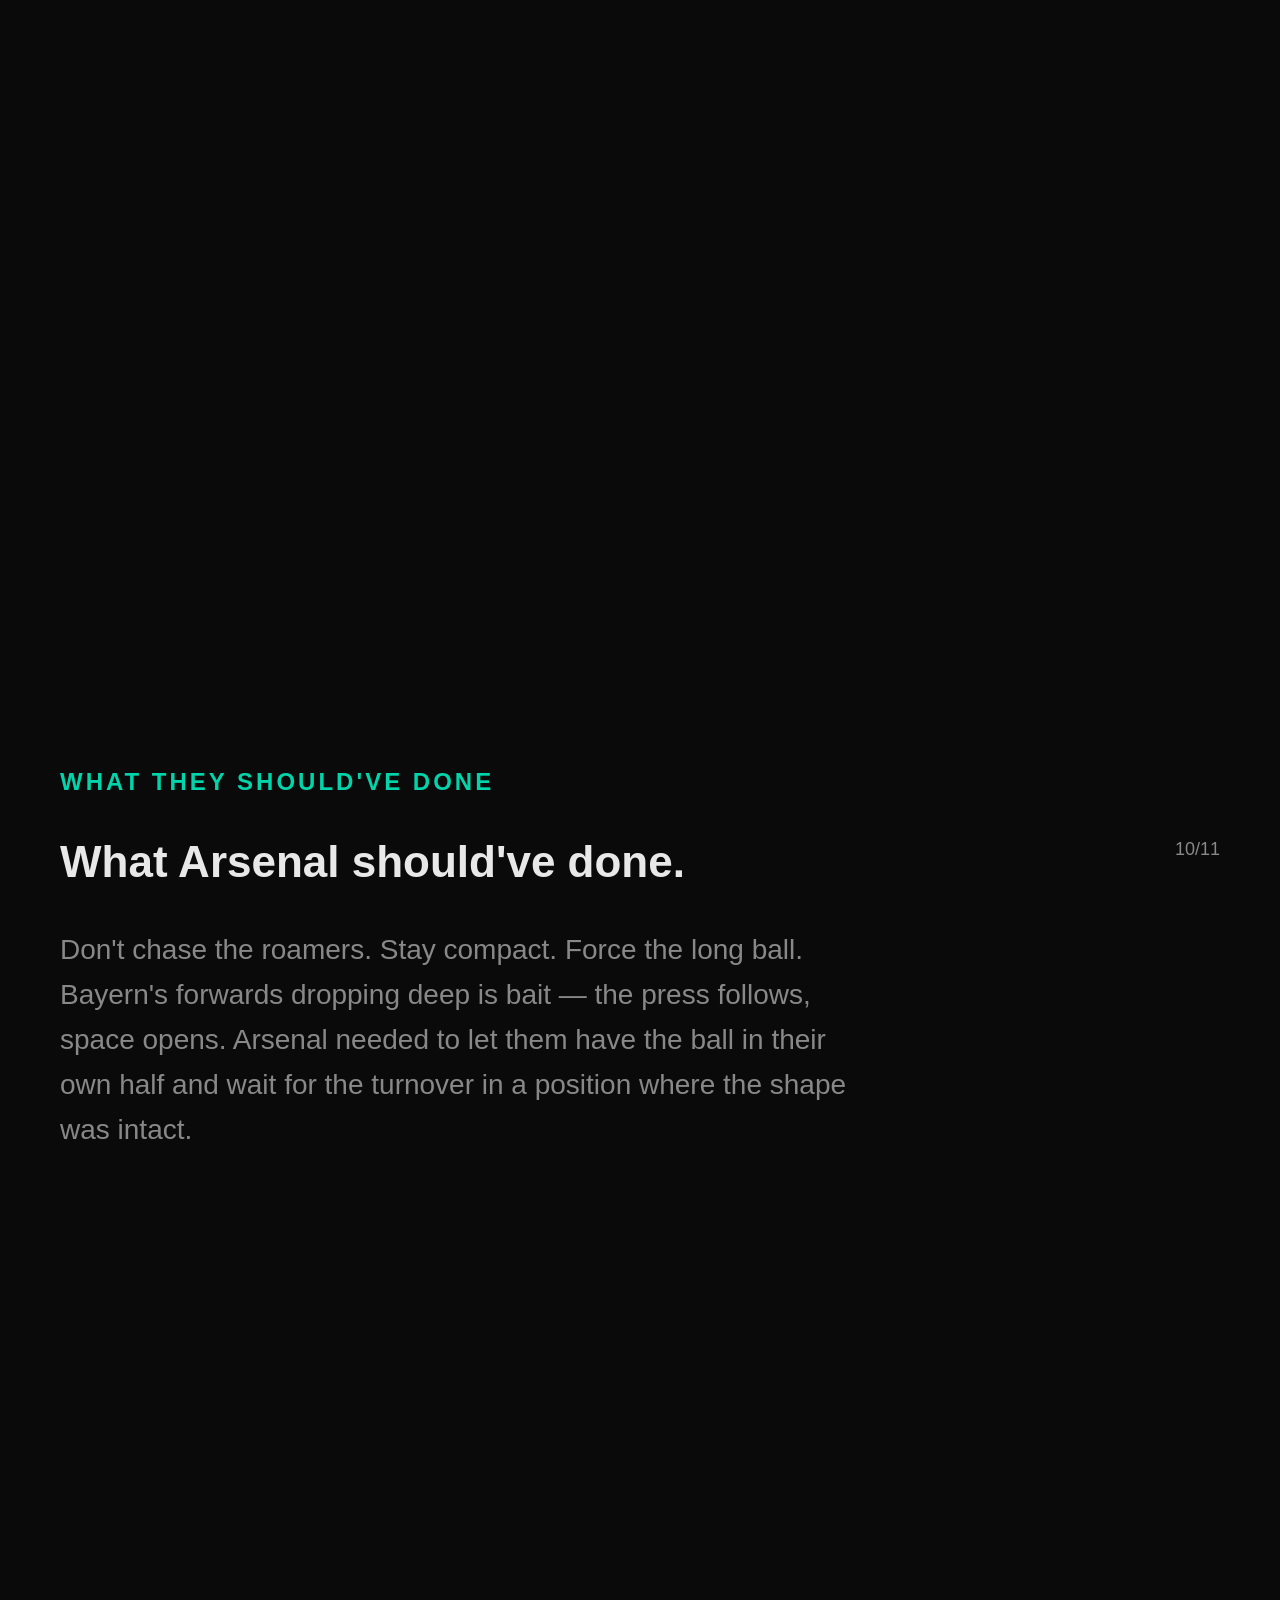
<file: 2026-04-08_arsenal_vs_bayern_munich/slide_10.html>
<!DOCTYPE html>
<html><head><meta charset="utf-8">
<style>
  * { margin: 0; padding: 0; box-sizing: border-box; }
  body {
    width: 1080px; height: 1920px;
    background: #0a0a0a; color: #e8e8e8;
    font-family: 'Inter', -apple-system, sans-serif;
    display: flex; flex-direction: column; justify-content: center;
    padding: 80px 60px;
  }
  .badge { font-size: 24px; color: #00d4aa; font-weight: 600; text-transform: uppercase; letter-spacing: 3px; margin-bottom: 40px; }
  .headline { font-size: 44px; font-weight: 700; margin-bottom: 40px; line-height: 1.2; }
  .body { font-size: 28px; color: #888888; line-height: 1.6; max-width: 800px; }
  .slide-num { position: absolute; bottom: 40px; right: 60px; font-size: 18px; color: #888888; }
</style>
</head><body>
  <div class="badge">What They Should've Done</div>
  <div class="headline">What Arsenal should've done.</div>
  <div class="body">Don't chase the roamers. Stay compact. Force the long ball. Bayern's forwards dropping deep is bait — the press follows, space opens. Arsenal needed to let them have the ball in their own half and wait for the turnover in a position where the shape was intact.</div>
  <div class="slide-num">10/11</div>
</body></html>
</file>
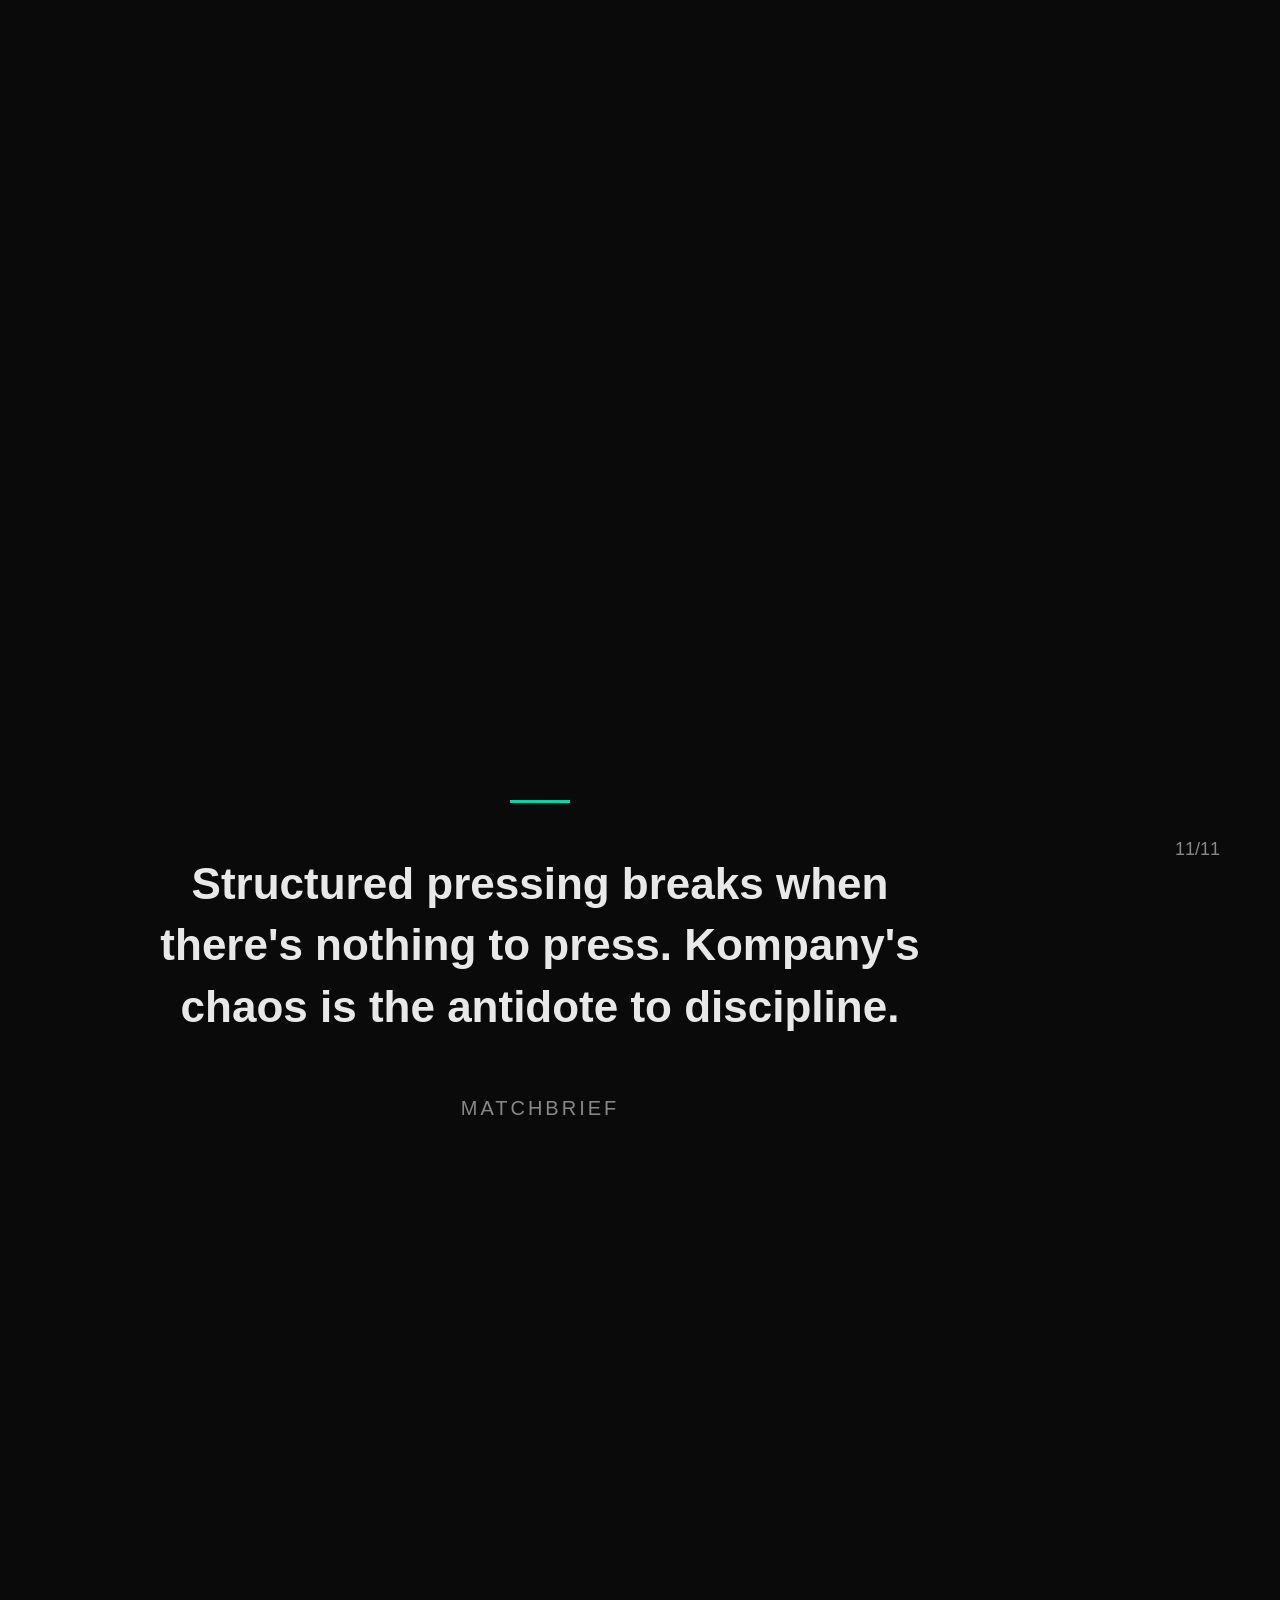
<file: 2026-04-08_arsenal_vs_bayern_munich/slide_11.html>
<!DOCTYPE html>
<html><head><meta charset="utf-8">
<style>
  * { margin: 0; padding: 0; box-sizing: border-box; }
  body {
    width: 1080px; height: 1920px;
    background: #0a0a0a; color: #e8e8e8;
    font-family: 'Inter', -apple-system, sans-serif;
    display: flex; flex-direction: column; justify-content: center; align-items: center;
    padding: 80px 60px;
  }
  .line { width: 60px; height: 3px; background: #00d4aa; margin-bottom: 50px; }
  .text { font-size: 44px; font-weight: 600; text-align: center; line-height: 1.4; max-width: 800px; }
  .credit { font-size: 20px; color: #888888; margin-top: 60px; text-transform: uppercase; letter-spacing: 3px; }
  .slide-num { position: absolute; bottom: 40px; right: 60px; font-size: 18px; color: #888888; }
</style>
</head><body>
  <div class="line"></div>
  <div class="text">Structured pressing breaks when there's nothing to press. Kompany's chaos is the antidote to discipline.</div>
  <div class="credit">MatchBrief</div>
  <div class="slide-num">11/11</div>
</body></html>
</file>
<file: style.css>
:root {
    --bg: #0a0a0a;
    --surface: #111111;
    --surface-2: #1a1a1a;
    --border: #222222;
    --text: #e8e8e8;
    --text-dim: #888888;
    --accent: #00d4aa;
    --accent-dim: rgba(0, 212, 170, 0.1);
    --accent-border: rgba(0, 212, 170, 0.3);
    --danger: #ff4757;
    --danger-dim: rgba(255, 71, 87, 0.1);
    --phantom: #a855f7;
    --phantom-dim: rgba(168, 85, 247, 0.1);
    --phantom-border: rgba(168, 85, 247, 0.3);
    --sidebar-w: 280px;
    --font: 'Inter', -apple-system, BlinkMacSystemFont, sans-serif;
    --mono: 'JetBrains Mono', monospace;
}

* { margin: 0; padding: 0; box-sizing: border-box; }

html { scroll-behavior: smooth; scroll-padding-top: 2rem; }

body {
    font-family: var(--font);
    background: var(--bg);
    color: var(--text);
    line-height: 1.6;
    display: flex;
    min-height: 100vh;
}

/* --- Sidebar --- */
#sidebar {
    width: var(--sidebar-w);
    height: 100vh;
    position: fixed;
    top: 0; left: 0;
    background: var(--surface);
    border-right: 1px solid var(--border);
    overflow-y: auto;
    padding: 1.5rem 0;
    z-index: 100;
    transition: transform 0.3s ease;
}

.nav-header {
    padding: 0 1.25rem 1.5rem;
    border-bottom: 1px solid var(--border);
    margin-bottom: 0.5rem;
}

.logo { font-size: 2rem; margin-bottom: 0.25rem; }

.nav-header h2 {
    font-size: 0.95rem;
    font-weight: 700;
    letter-spacing: -0.02em;
}

.nav-subtitle {
    font-size: 0.7rem;
    color: var(--text-dim);
    text-transform: uppercase;
    letter-spacing: 0.08em;
    margin-top: 0.25rem;
}

.nav-section {
    font-size: 0.65rem;
    font-weight: 600;
    color: var(--accent);
    text-transform: uppercase;
    letter-spacing: 0.12em;
    padding: 1rem 1.25rem 0.35rem;
    list-style: none;
}

.nav-links { list-style: none; }

.nav-links a {
    display: block;
    padding: 0.4rem 1.25rem;
    color: var(--text-dim);
    text-decoration: none;
    font-size: 0.82rem;
    font-weight: 400;
    transition: all 0.15s ease;
    border-left: 2px solid transparent;
}

.nav-links a:hover {
    color: var(--text);
    background: var(--surface-2);
}

.nav-links a.active {
    color: var(--accent);
    border-left-color: var(--accent);
    background: var(--accent-dim);
    font-weight: 500;
}

/* --- Mobile Toggle --- */
#menu-toggle {
    display: none;
    position: fixed;
    top: 1rem; left: 1rem;
    z-index: 200;
    width: 40px; height: 40px;
    background: var(--surface);
    border: 1px solid var(--border);
    border-radius: 8px;
    color: var(--text);
    font-size: 1.2rem;
    cursor: pointer;
    align-items: center;
    justify-content: center;
}

/* --- Main --- */
main {
    margin-left: var(--sidebar-w);
    flex: 1;
    padding: 3rem 3rem 4rem;
    max-width: 1100px;
}

/* --- Header --- */
header {
    padding: 4rem 0 3rem;
    border-bottom: 1px solid var(--border);
    margin-bottom: 3rem;
}

.overline {
    font-size: 0.7rem;
    font-weight: 600;
    color: var(--accent);
    text-transform: uppercase;
    letter-spacing: 0.15em;
    margin-bottom: 0.75rem;
}

header h1 {
    font-size: 3rem;
    font-weight: 800;
    letter-spacing: -0.03em;
    line-height: 1.15;
    margin-bottom: 1rem;
}

.lead {
    font-size: 1.1rem;
    color: var(--text-dim);
    max-width: 700px;
    line-height: 1.7;
    margin-bottom: 1.5rem;
}

.header-tags {
    display: flex;
    gap: 0.5rem;
    flex-wrap: wrap;
}

.tag {
    display: inline-block;
    padding: 0.3rem 0.75rem;
    background: var(--accent-dim);
    border: 1px solid var(--accent-border);
    border-radius: 100px;
    font-size: 0.75rem;
    font-weight: 500;
    color: var(--accent);
}

/* --- Sections --- */
.section {
    margin-bottom: 4rem;
    scroll-margin-top: 2rem;
}

.section-header {
    display: flex;
    align-items: flex-start;
    gap: 1rem;
    margin-bottom: 1.5rem;
}

.section-num {
    font-size: 2.5rem;
    font-weight: 800;
    color: var(--accent);
    line-height: 1;
    opacity: 0.6;
    min-width: 3rem;
}

.section-header h2 {
    font-size: 1.75rem;
    font-weight: 700;
    letter-spacing: -0.02em;
    margin-bottom: 0.15rem;
}

.system-desc {
    color: var(--text-dim);
    font-size: 0.95rem;
    font-style: italic;
}

/* --- Grids --- */
.grid-3 {
    display: grid;
    grid-template-columns: repeat(3, 1fr);
    gap: 1.25rem;
}

.grid-2 {
    display: grid;
    grid-template-columns: repeat(2, 1fr);
    gap: 1.25rem;
}

/* --- Cards --- */
.card {
    background: var(--surface);
    border: 1px solid var(--border);
    border-radius: 12px;
    padding: 1.5rem;
}

.card h3 {
    font-size: 1rem;
    font-weight: 600;
    margin-bottom: 0.75rem;
    letter-spacing: -0.01em;
}

.card h4 {
    font-size: 0.9rem;
    font-weight: 600;
    margin-bottom: 0.5rem;
}

.card ul {
    list-style: none;
    padding: 0;
}

.card li {
    padding: 0.35rem 0;
    padding-left: 1rem;
    position: relative;
    font-size: 0.9rem;
    color: var(--text-dim);
    line-height: 1.55;
}

.card li::before {
    content: '';
    position: absolute;
    left: 0;
    top: 0.75rem;
    width: 4px;
    height: 4px;
    border-radius: 50%;
    background: var(--text-dim);
}

.card li strong {
    color: var(--text);
}

.card p {
    font-size: 0.9rem;
    color: var(--text-dim);
    line-height: 1.6;
    margin-bottom: 0.5rem;
}

.card.accent {
    border-color: var(--accent-border);
    background: linear-gradient(135deg, var(--accent-dim), var(--surface));
}

.card.accent li::before {
    background: var(--accent);
}

.highlight {
    background: var(--accent-dim);
    border-left: 3px solid var(--accent);
    padding: 0.75rem 1rem;
    border-radius: 0 8px 8px 0;
    margin-top: 0.75rem;
    font-size: 0.85rem;
    color: var(--text-dim);
}

.highlight strong {
    color: var(--text);
}

.full-width {
    grid-column: 1 / -1;
}

.wide {
    grid-column: span 1;
}

/* --- Callouts --- */
.callout {
    background: var(--surface);
    border: 1px solid var(--border);
    border-left: 3px solid var(--accent);
    padding: 1rem 1.25rem;
    border-radius: 0 8px 8px 0;
    font-size: 0.85rem;
    color: var(--text-dim);
    margin-top: 1.25rem;
}

.callout strong {
    color: var(--text);
}

.callout.bad {
    border-left-color: var(--danger);
    background: var(--danger-dim);
}

.phantom-callout {
    border-left-color: var(--phantom);
    background: var(--phantom-dim);
    font-size: 0.95rem;
    padding: 1.25rem 1.5rem;
    margin-bottom: 2rem;
}

/* --- Phantom Section --- */
.phantom .section-num { color: var(--phantom); }
.phantom .overline { color: var(--phantom); }
.phantom .sub-heading {
    font-size: 1.2rem;
    font-weight: 600;
    margin: 2.5rem 0 1rem;
    color: var(--phantom);
    letter-spacing: -0.01em;
}

.principle {
    display: flex;
    gap: 1.5rem;
    padding: 1.5rem 0;
    border-bottom: 1px solid var(--border);
}

.principle-num {
    font-size: 2rem;
    font-weight: 800;
    color: var(--phantom);
    opacity: 0.4;
    min-width: 3rem;
    line-height: 1;
    padding-top: 0.15rem;
}

.principle h4 {
    font-size: 1.1rem;
    font-weight: 600;
    margin-bottom: 0.5rem;
}

.principle p {
    font-size: 0.9rem;
    color: var(--text-dim);
    line-height: 1.65;
    margin-bottom: 0.5rem;
}

.principle ul {
    list-style: none;
    padding: 0;
}

.principle li {
    padding: 0.25rem 0 0.25rem 1.25rem;
    position: relative;
    font-size: 0.9rem;
    color: var(--text-dim);
}

.principle li::before {
    content: '→';
    position: absolute;
    left: 0;
    color: var(--phantom);
}

.phantom-table {
    width: 100%;
    border-collapse: collapse;
}

.phantom-table th { color: var(--phantom); }

/* --- Tables --- */
.table-wrap {
    overflow-x: auto;
    margin: 1rem 0;
}

table {
    width: 100%;
    border-collapse: collapse;
    font-size: 0.85rem;
}

th {
    text-align: left;
    padding: 0.6rem 1rem;
    background: var(--surface-2);
    border-bottom: 1px solid var(--border);
    font-weight: 600;
    font-size: 0.75rem;
    text-transform: uppercase;
    letter-spacing: 0.08em;
    color: var(--text-dim);
}

td {
    padding: 0.6rem 1rem;
    border-bottom: 1px solid var(--border);
    color: var(--text-dim);
}

td strong { color: var(--text); }

tr:hover td { background: var(--surface); }

/* --- Timeline --- */
.timeline {
    position: relative;
    padding-left: 2rem;
}

.timeline::before {
    content: '';
    position: absolute;
    left: 0.5rem;
    top: 0; bottom: 0;
    width: 2px;
    background: var(--accent-border);
}

.timeline-item {
    position: relative;
    padding-bottom: 2rem;
}

.timeline-item::before {
    content: '';
    position: absolute;
    left: -1.65rem;
    top: 0.3rem;
    width: 10px; height: 10px;
    border-radius: 50%;
    background: var(--accent);
}

.time {
    font-family: var(--mono);
    font-size: 0.8rem;
    font-weight: 500;
    color: var(--accent);
    margin-bottom: 0.35rem;
}

.time-content h4 {
    font-size: 1rem;
    font-weight: 600;
    margin-bottom: 0.5rem;
}

.time-content li {
    padding: 0.25rem 0;
    font-size: 0.9rem;
    color: var(--text-dim);
}

/* --- Divider --- */
.divider {
    height: 1px;
    background: var(--border);
    margin: 3rem 0;
}

/* --- Footer --- */
footer {
    padding-top: 3rem;
    border-top: 1px solid var(--border);
    text-align: center;
    color: var(--text-dim);
    font-size: 0.8rem;
}

/* --- Responsive --- */
@media (max-width: 1100px) {
    .grid-3 { grid-template-columns: 1fr; }
}

@media (max-width: 800px) {
    #sidebar {
        transform: translateX(-100%);
    }
    #sidebar.open {
        transform: translateX(0);
    }
    #menu-toggle {
        display: flex;
    }
    main {
        margin-left: 0;
        padding: 2rem 1.25rem 3rem;
    }
    header h1 { font-size: 2rem; }
    .grid-2 { grid-template-columns: 1fr; }
    .section-header { flex-direction: column; }
    .principle { flex-direction: column; gap: 0.5rem; }
}

/* Scrollbar */
::-webkit-scrollbar { width: 6px; }
::-webkit-scrollbar-track { background: var(--bg); }
::-webkit-scrollbar-thumb { background: var(--border); border-radius: 3px; }
::-webkit-scrollbar-thumb:hover { background: var(--text-dim); }

/* Nested lists */
.card li ul { margin-top: 0.25rem; }
.card li li { padding-left: 0.75rem; font-size: 0.85rem; }
.card li li::before { width: 3px; height: 3px; top: 0.65rem; }
</file>
